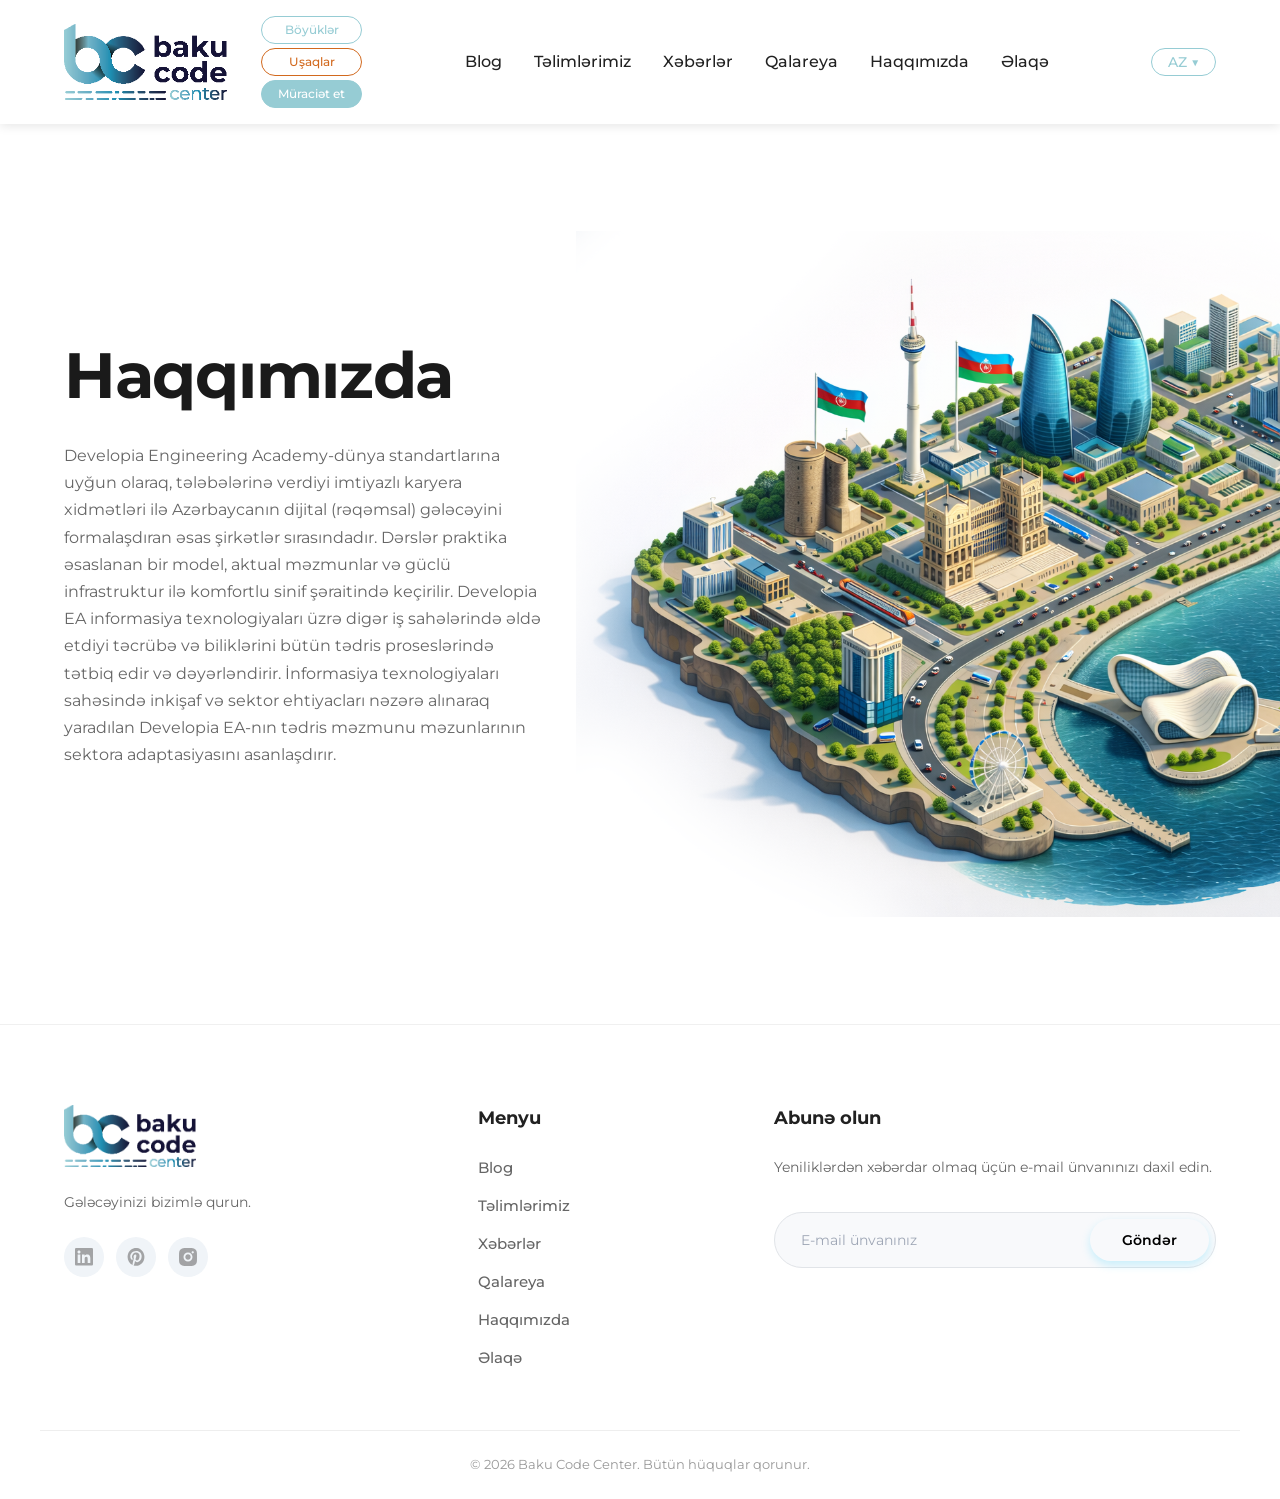
<file: pages/about.html>
<!DOCTYPE html>
<html lang="az">

<head>
    <meta charset="UTF-8">
    <meta name="viewport" content="width=device-width, initial-scale=1.0">
    <title>Haqqımızda | Baku Code Center</title>

    <link rel="stylesheet" href="../assets/styles/about.css">

</head>

<body>

    <!-- Header -->
    <header class="header">
        <div class="container header__container">
            <div class="header__left">
                <a href="../index.html" class="header__logo-link">
                    <img src="../assets/images/icons/bcc-logo.svg" alt="Baku Code Center" class="header__logo">
                </a>
                <div class="header__chips">
                    <a href="./bcc-adults.html" class="chip chip--adults">Böyüklər</a>
                    <a href="./bcc-kids.html" class="chip chip--kids">Uşaqlar</a>
                    <a href="./kids-login.html" class="chip chip--apply">Müraciət et</a>
                </div>
            </div>

            <nav class="header__nav">
                <ul class="nav__list">
                    <li class="nav__item"><a href="./blog.html" class="nav__link">Blog</a></li>
                    <li class="nav__item"><a href="./bcc-kids.html" class="nav__link">Təlimlərimiz</a></li>
                    <li class="nav__item"><a href="./news.html" class="nav__link">Xəbərlər</a></li>
                    <li class="nav__item"><a href="./gallery.html" class="nav__link">Qalareya</a></li>
                    <li class="nav__item"><a href="./about.html" class="nav__link">Haqqımızda</a></li>
                    <li class="nav__item"><a href="./contact.html" class="nav__link">Əlaqə</a></li>
                </ul>
            </nav>

            <div class="header__right">
                <div class="lang-switcher">
                    <button class="lang-switcher__btn" aria-label="Select Language">
                        AZ <span class="lang-switcher__arrow">▼</span>
                    </button>
                    <div class="lang-switcher__dropdown">
                        <a href="#" class="lang-switcher__option">AZ</a>
                        <a href="#" class="lang-switcher__option">EN</a>
                        <a href="#" class="lang-switcher__option">RU</a>
                    </div>
                </div>
                <button class="header__menu-toggle" aria-label="Toggle Menu">
                    <span></span>
                    <span></span>
                    <span></span>
                </button>
            </div>
        </div>
    </header>

    <div class="mobile-menu">
        <div class="mobile-menu__content">

        </div>
    </div>

    <main>
        <!-- About Hero Section -->
        <section class="about-hero">
            <div class="container about-hero-container">
                <div class="about-hero-content">
                    <h1 class="about-title">Haqqımızda</h1>
                    <div class="about-text">
                        <p>Developia Engineering Academy-dünya standartlarına uyğun olaraq, tələbələrinə verdiyi
                            imtiyazlı karyera xidmətləri ilə Azərbaycanın dijital (rəqəmsal) gələcəyini formalaşdıran
                            əsas şirkətlər sırasındadır. Dərslər praktika əsaslanan bir model, aktual məzmunlar və güclü
                            infrastruktur ilə komfortlu sinif şəraitində keçirilir. Developia EA informasiya
                            texnologiyaları üzrə digər iş sahələrində əldə etdiyi təcrübə və biliklərini bütün tədris
                            proseslərində tətbiq edir və dəyərləndirir. İnformasiya texnologiyaları sahəsində inkişaf və
                            sektor ehtiyacları nəzərə alınaraq yaradılan Developia EA-nın tədris məzmunu məzunlarının
                            sektora adaptasiyasını asanlaşdırır.</p>
                    </div>
                </div>
            </div>
            <div class="about-hero-image">
                <img src="../assets/images/images/baku.svg" alt="Baku city illustration">
            </div>
        </section>
    </main>

    <!-- Footer / Contact -->
    <footer class="footer">
        <div class="container footer__container">

            <div class="footer__col footer__col--info">
                <a href="../index.html" class="footer__logo-link">
                    <img src="../assets/images/icons/bcc-logo.svg" alt="BCC" class="footer__logo">
                </a>
                <p class="footer__desc">Gələcəyinizi bizimlə qurun.</p>
                <div class="footer__socials">
                    <a href="#" class="social-link"><img src="../assets/images/icons/linkedin.svg" alt="LinkedIn"></a>
                    <a href="#" class="social-link"><img src="../assets/images/icons/pinterest.svg" alt="Pinterest"></a>
                    <a href="#" class="social-link"><img src="../assets/images/icons/Vector.svg" alt="X"></a>
                </div>
            </div>


            <div class="footer__col footer__col--nav">
                <h4 class="footer__title">Menyu</h4>
                <ul class="footer__links">
                    <li><a href="./blog.html">Blog</a></li>
                    <li><a href="./bcc-kids.html">Təlimlərimiz</a></li>
                    <li><a href="./news.html">Xəbərlər</a></li>
                    <li><a href="./gallery.html">Qalareya</a></li>
                    <li><a href="./about.html">Haqqımızda</a></li>
                    <li><a href="./contact.html">Əlaqə</a></li>
                </ul>
            </div>


            <div class="footer__col footer__col--newsletter">
                <h4 class="footer__title">Abunə olun</h4>
                <p class="footer__desc">Yeniliklərdən xəbərdar olmaq üçün e-mail ünvanınızı daxil edin.</p>
                <form class="footer__form">
                    <div class="footer__subscribe-box">
                        <input type="email" placeholder="E-mail ünvanınız" class="footer__input" required>
                        <button type="submit" class="btn btn--primary footer__btn">Göndər</button>
                    </div>
                </form>
            </div>
        </div>
        <div class="container footer__bottom">
            <p>&copy; 2026 Baku Code Center. Bütün hüquqlar qorunur.</p>
        </div>
    </footer>


    <script src="../assets/js/about.js" defer></script>
</body>

</html>
</file>
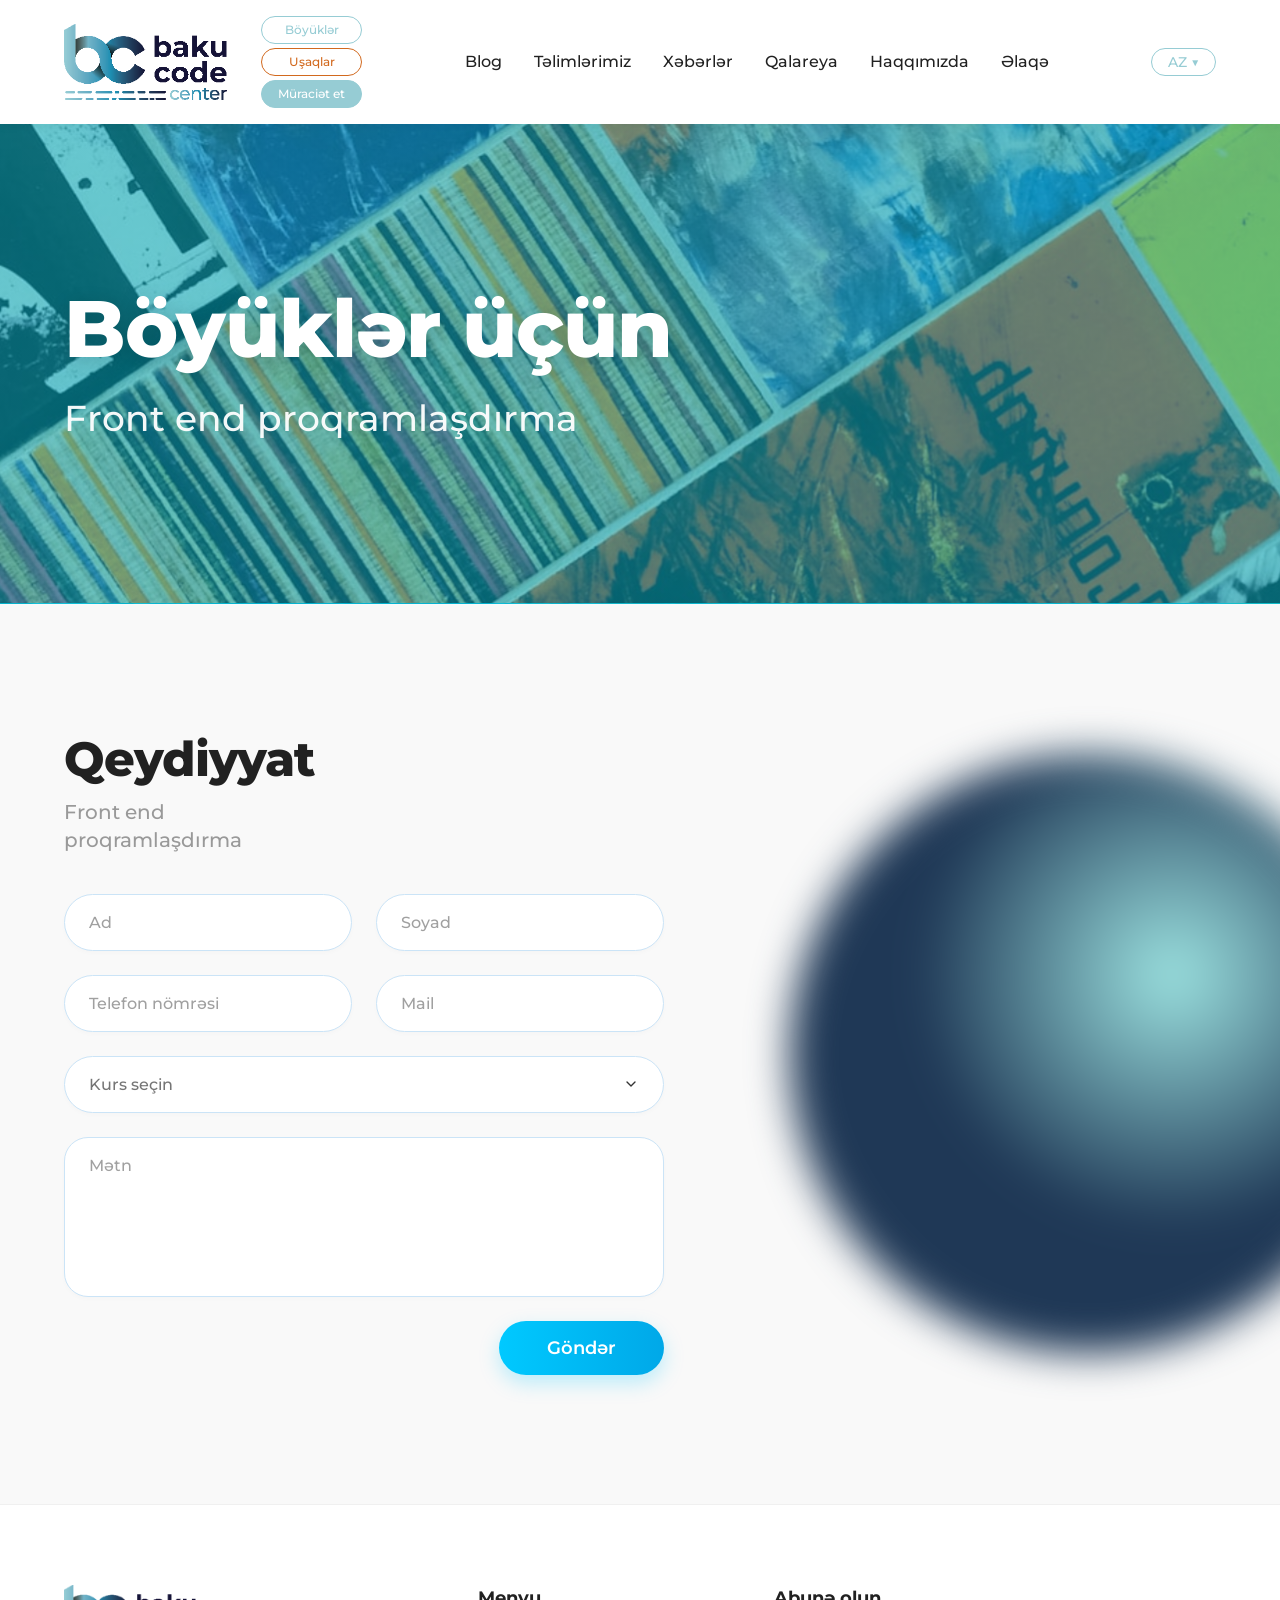
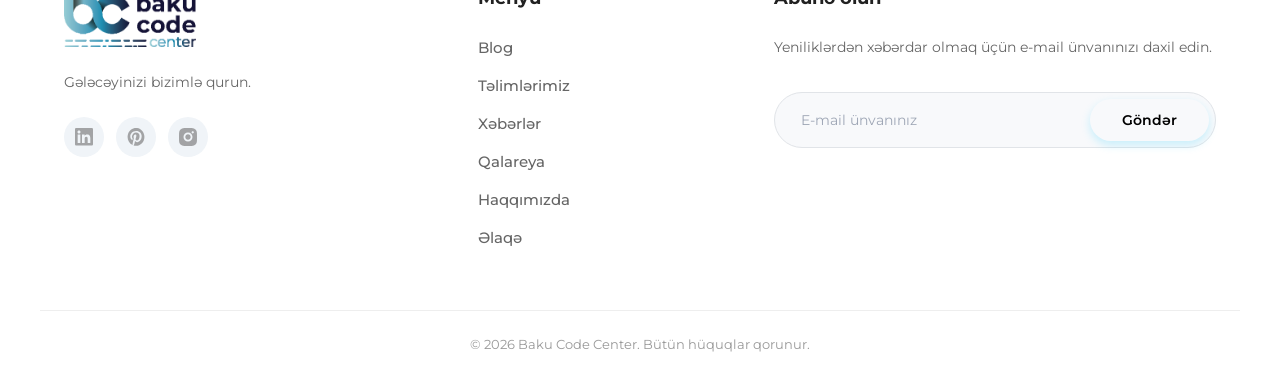
<file: pages/adults-login.html>
<!DOCTYPE html>
<html lang="az">

<head>
    <meta charset="UTF-8">
    <meta name="viewport" content="width=device-width, initial-scale=1.0">
    <title>Baku Code Center - Qeydiyyat</title>
    <link rel="stylesheet" href="../assets/styles/adults-login.css">
</head>

<body>

    <!-- Header -->
    <header class="header">
        <div class="container header__container">
            <div class="header__left">
                <a href="../index.html" class="header__logo-link">
                    <img src="../assets/images/icons/bcc-logo.svg" alt="Baku Code Center" class="header__logo">
                </a>
                <div class="header__chips">
                    <a href="./bcc-adults.html" class="chip chip--adults">Böyüklər</a>
                    <a href="./bcc-kids.html" class="chip chip--kids">Uşaqlar</a>
                    <a href="./kids-login.html" class="chip chip--apply">Müraciət et</a>
                </div>
            </div>

            <nav class="header__nav">
                <ul class="nav__list">
                    <li class="nav__item"><a href="./blog.html" class="nav__link">Blog</a></li>
                    <li class="nav__item"><a href="./bcc-kids.html" class="nav__link">Təlimlərimiz</a></li>
                    <li class="nav__item"><a href="./news.html" class="nav__link">Xəbərlər</a></li>
                    <li class="nav__item"><a href="./gallery.html" class="nav__link">Qalareya</a></li>
                    <li class="nav__item"><a href="./about.html" class="nav__link">Haqqımızda</a></li>
                    <li class="nav__item"><a href="./contact.html" class="nav__link">Əlaqə</a></li>
                </ul>
            </nav>

            <div class="header__right">
                <div class="lang-switcher">
                    <button class="lang-switcher__btn" aria-label="Select Language">
                        AZ <span class="lang-switcher__arrow">▼</span>
                    </button>
                    <div class="lang-switcher__dropdown">
                        <a href="#" class="lang-switcher__option">AZ</a>
                        <a href="#" class="lang-switcher__option">EN</a>
                        <a href="#" class="lang-switcher__option">RU</a>
                    </div>
                </div>
                <button class="header__menu-toggle" aria-label="Toggle Menu">
                    <span></span>
                    <span></span>
                    <span></span>
                </button>
            </div>
        </div>
    </header>


    <div class="mobile-menu">
        <div class="mobile-menu__content">

        </div>
    </div>

    <!-- Hero Section -->
    <section class="hero">
        <div class="hero-content container">
            <h1>Böyüklər üçün</h1>
            <p>Front end proqramlaşdırma</p>
        </div>
        <div class="hero-overlay"></div>
    </section>

    <!-- Registration Section -->
    <section class="registration">
        <div class="registration__container container">
            <div class="registration__content">
                <div class="registration__header">
                    <h2 class="registration__title">Qeydiyyat</h2>
                    <p class="registration__subtitle">Front end<br>proqramlaşdırma</p>
                </div>

                <form class="registration__form" id="kidsLoginForm" novalidate>
                    <div class="form-row">
                        <div class="form-group">
                            <label for="name" class="visually-hidden">Ad</label>
                            <input type="text" id="name" name="name" class="form-input" placeholder="Ad" required>
                            <span class="error-message">Bu xana vacibdir</span>
                        </div>
                        <div class="form-group">
                            <label for="surname" class="visually-hidden">Soyad</label>
                            <input type="text" id="surname" name="surname" class="form-input" placeholder="Soyad"
                                required>
                            <span class="error-message">Bu xana vacibdir</span>
                        </div>
                    </div>

                    <div class="form-row">
                        <div class="form-group">
                            <label for="phone" class="visually-hidden">Telefon nömrəsi</label>
                            <input type="tel" id="phone" name="phone" class="form-input" placeholder="Telefon nömrəsi"
                                required>
                            <span class="error-message">Bu xana vacibdir</span>
                        </div>
                        <div class="form-group">
                            <label for="email" class="visually-hidden">Mail</label>
                            <input type="email" id="email" name="email" class="form-input" placeholder="Mail" required>
                            <span class="error-message">Bu xana vacibdir</span>
                        </div>
                    </div>

                    <div class="form-group full-width">
                        <label for="course" class="visually-hidden">Kurs seçin</label>
                        <div class="select-wrapper">
                            <select id="course" name="course" class="form-select" required>
                                <option value="" disabled selected>Kurs seçin</option>
                                <option value="scratch">Front end</option>
                                <option value="python">Back end</option>
                                <option value="roblox">Kiber təhlükəsizlik</option>
                            </select>
                            <span class="error-message">Kurs seçilməlidir</span>
                        </div>
                    </div>

                    <div class="form-group full-width">
                        <label for="message" class="visually-hidden">Mətn</label>
                        <textarea id="message" name="message" class="form-textarea" placeholder="Mətn"
                            rows="5"></textarea>
                    </div>

                    <div class="form-submit">
                        <button type="submit" class="btn-submit">Göndər</button>
                        <span class="success-message" style="display: none;">Göndərildi!</span>
                    </div>
                </form>
            </div>

            <div class="registration__decoration" aria-hidden="true"></div>
        </div>
    </section>

    <!-- Footer / Contact -->
    <footer class="footer">
        <div class="container footer__container">

            <div class="footer__col footer__col--info">
                <a href="../index.html" class="footer__logo-link">
                    <img src="../assets/images/icons/bcc-logo.svg" alt="BCC" class="footer__logo">
                </a>
                <p class="footer__desc">Gələcəyinizi bizimlə qurun.</p>
                <div class="footer__socials">
                    <a href="#" class="social-link"><img src="../assets/images/icons/linkedin.svg" alt="LinkedIn"></a>
                    <a href="#" class="social-link"><img src="../assets/images/icons/pinterest.svg" alt="Pinterest"></a>
                    <a href="#" class="social-link"><img src="../assets/images/icons/Vector.svg" alt="X"></a>
                </div>
            </div>


            <div class="footer__col footer__col--nav">
                <h4 class="footer__title">Menyu</h4>
                <ul class="footer__links">
                    <li><a href="./blog.html">Blog</a></li>
                    <li><a href="./bcc-kids.html">Təlimlərimiz</a></li>
                    <li><a href="./news.html">Xəbərlər</a></li>
                    <li><a href="./gallery.html">Qalareya</a></li>
                    <li><a href="./about.html">Haqqımızda</a></li>
                    <li><a href="./contact.html">Əlaqə</a></li>
                </ul>
            </div>


            <div class="footer__col footer__col--newsletter">
                <h4 class="footer__title">Abunə olun</h4>
                <p class="footer__desc">Yeniliklərdən xəbərdar olmaq üçün e-mail ünvanınızı daxil edin.</p>
                <form class="footer__form">
                    <div class="footer__subscribe-box">
                        <input type="email" placeholder="E-mail ünvanınız" class="footer__input" required>
                        <button type="submit" class="btn btn--primary footer__btn">Göndər</button>
                    </div>
                </form>
            </div>
        </div>
        <div class="container footer__bottom">
            <p>&copy; 2026 Baku Code Center. Bütün hüquqlar qorunur.</p>
        </div>
    </footer>

    <script src="../assets/js/adults-login.js" defer></script>
</body>

</html>
</file>
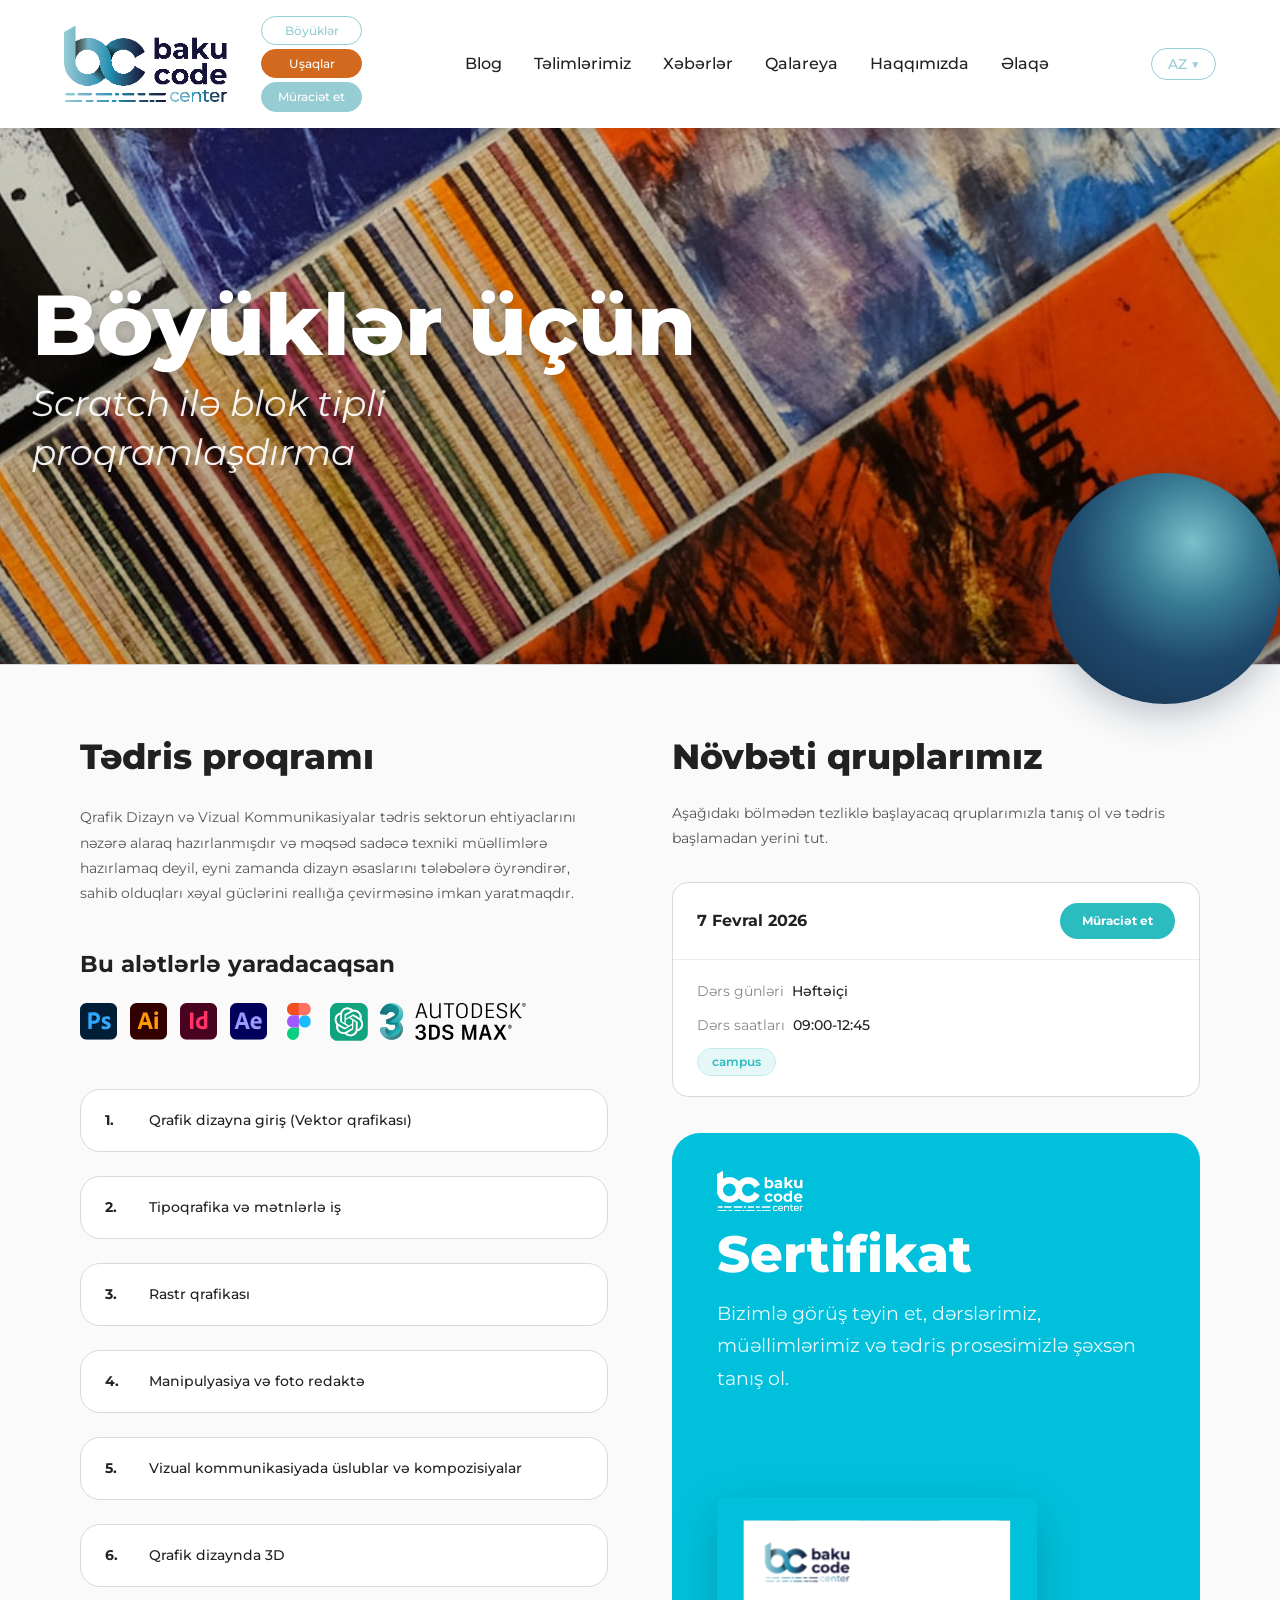
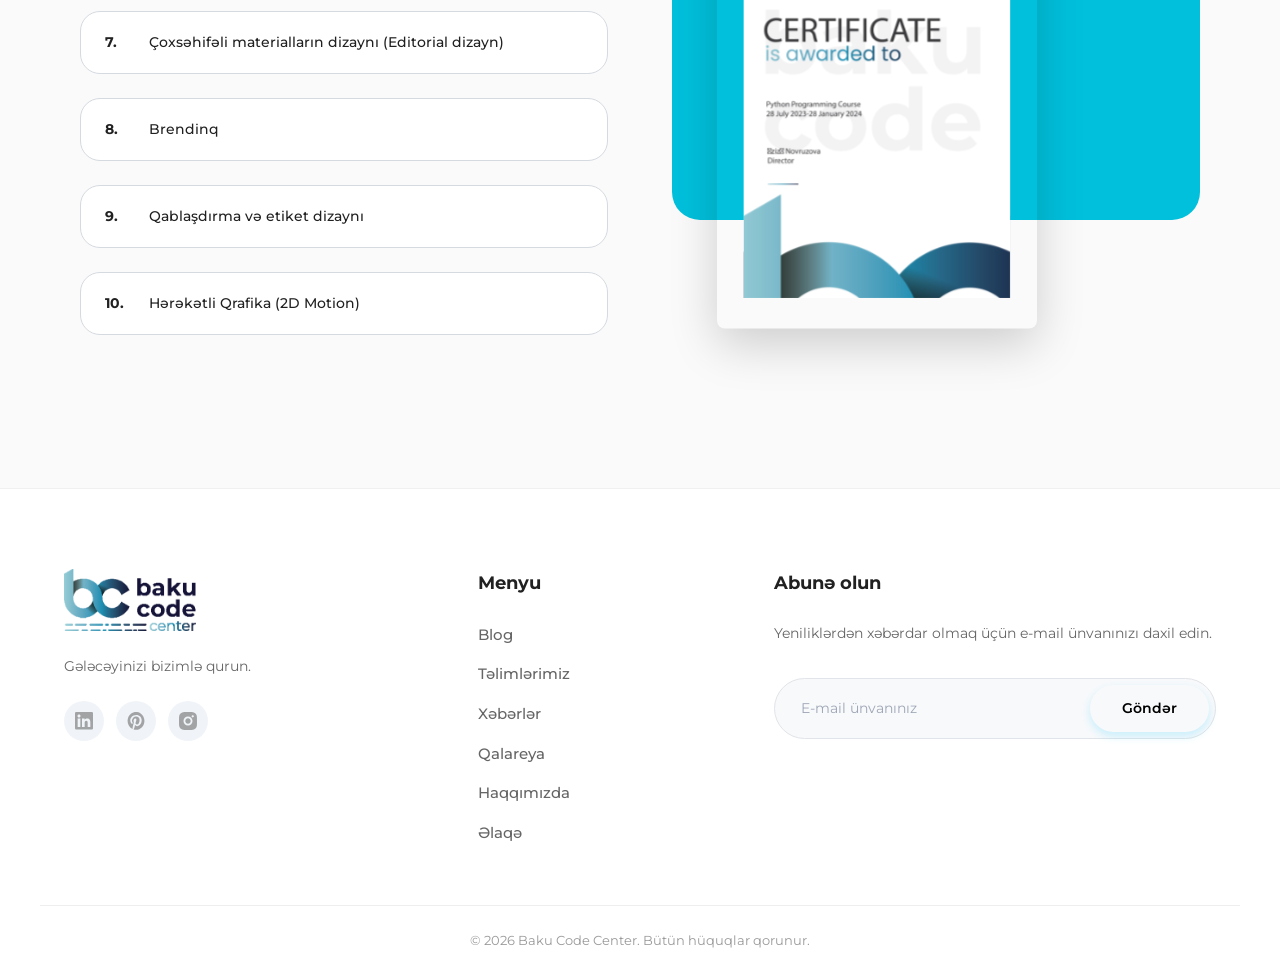
<file: pages/bcc-adults.html>
<!DOCTYPE html>
<html lang="az">

<head>
    <meta charset="UTF-8">
    <meta name="viewport" content="width=device-width, initial-scale=1.0">
    <title>Uşaqlar üçün — Baku Code Center</title>
    <link rel="stylesheet" href="../assets/styles/bcc-adults.css">
</head>

<body>

    <!-- Header -->
    <header class="header">
        <div class="container header__container">
            <div class="header__left">
                <a href="../index.html" class="header__logo-link">
                    <img src="../assets/images/icons/bcc-logo.svg" alt="Baku Code Center" class="header__logo">
                </a>
                <div class="header__chips header__chips-menu">
                    <a href="./bcc-adults.html" class="chip chip--adults">Böyüklər</a>
                    <a href="./bcc-kids.html" class="chip chip--kids chip--active">Uşaqlar</a>
                    <a href="./kids-login.html" class="chip chip--apply">Müraciət et</a>
                </div>
            </div>

            <nav class="header__nav">
                <ul class="nav__list">
                    <li class="nav__item"><a href="./blog.html" class="nav__link">Blog</a></li>
                    <li class="nav__item"><a href="./bcc-kids.html" class="nav__link">Təlimlərimiz</a></li>
                    <li class="nav__item"><a href="./news.html" class="nav__link">Xəbərlər</a></li>
                    <li class="nav__item"><a href="./gallery.html" class="nav__link">Qalareya</a></li>
                    <li class="nav__item"><a href="./about.html" class="nav__link">Haqqımızda</a></li>
                    <li class="nav__item"><a href="./contact.html" class="nav__link">Əlaqə</a></li>
                </ul>
            </nav>

            <div class="header__right">
                <div class="lang-switcher">
                    <button class="lang-switcher__btn" aria-label="Select Language">
                        AZ <span class="lang-switcher__arrow">▼</span>
                    </button>
                    <div class="lang-switcher__dropdown">
                        <a href="#" class="lang-switcher__option">AZ</a>
                        <a href="#" class="lang-switcher__option">EN</a>
                        <a href="#" class="lang-switcher__option">RU</a>
                    </div>
                </div>
                <button class="header__menu-toggle" aria-label="Toggle Menu">
                    <span></span>
                    <span></span>
                    <span></span>
                </button>
            </div>
        </div>
    </header>

    <div class="mobile-menu">
        <div class="mobile-menu__content">
        </div>
    </div>

    <main>
        <!-- HERO -->
        <section class="hero">
            <div class="hero__media">
                <img src="../assets/images/images/bcc-kids-background.svg" alt="" class="hero__bg-image">
                <div class="hero__overlay"></div>
            </div>
            <div class="hero__content">
                <h1 class="hero__title">Böyüklər üçün</h1>
                <p class="hero__subtitle">Scratch ilə blok tipli<br>proqramlaşdırma</p>
            </div>
        </section>

        <!-- Decorative sphere -->
        <div class="hero__sphere" aria-hidden="true">
            <img src="../assets/images/icons/bcc-kids-ellipse.svg" alt="" class="hero__sphere-img">
        </div>

        <!-- MAIN CONTENT -->
        <section class="content">

            <div class="content__inner">
                <!-- LEFT COLUMN -->
                <div class="content__left">


                    <div class="program" id="program">
                        <h2 class="program__title">Tədris proqramı</h2>
                        <p class="program__desc">
                            Qrafik Dizayn və Vizual Kommunikasiyalar tədris sektorun
                            ehtiyaclarını nəzərə alaraq hazırlanmışdır və məqsəd sadəcə
                            texniki müəllimlərə hazırlamaq deyil, eyni zamanda dizayn
                            əsaslarını tələbələrə öyrəndirər, sahib olduqları xəyal güclərini
                            reallığa çevirməsinə imkan yaratmaqdır.
                        </p>

                        <!-- Tools -->
                        <h3 class="program__tools-title">Bu alətlərlə yaradacaqsan</h3>
                        <div class="program__tools">
                            <img src="../assets/images/icons/adobe-photoshop.svg" alt="Photoshop"
                                class="program__tool-icon">
                            <img src="../assets/images/icons/adobe-illustrator-cc.svg" alt="Illustrator"
                                class="program__tool-icon">
                            <img src="../assets/images/icons/adobe-indesign-cc-icon.svg" alt="InDesign"
                                class="program__tool-icon">
                            <img src="../assets/images/icons/after-effects.svg" alt="After Effects"
                                class="program__tool-icon">
                            <img src="../assets/images/icons/figma-icon.svg" alt="Figma" class="program__tool-icon">
                            <img src="../assets/images/icons/gpt.svg" alt="GPT" class="program__tool-icon">
                            <img src="../assets/images/icons/automax.svg" alt="3ds Max"
                                class="program__tool-icon program__tool-icon--wide">
                        </div>

                        <!-- Curriculum list -->
                        <ol class="curriculum">
                            <li class="curriculum__item">Qrafik dizayna giriş (Vektor qrafikası)</li>
                            <li class="curriculum__item">Tipoqrafika və mətnlərlə iş</li>
                            <li class="curriculum__item">Rastr qrafikası</li>
                            <li class="curriculum__item">Manipulyasiya və foto redaktə</li>
                            <li class="curriculum__item">Vizual kommunikasiyada üslublar və kompozisiyalar</li>
                            <li class="curriculum__item">Qrafik dizaynda 3D</li>
                            <li class="curriculum__item">Çoxsəhifəli materialların dizaynı (Editorial dizayn)</li>
                            <li class="curriculum__item">Brendinq</li>
                            <li class="curriculum__item">Qablaşdırma və etiket dizaynı</li>
                            <li class="curriculum__item">Hərəkətli Qrafika (2D Motion)</li>
                        </ol>
                    </div>
                </div>

                <!-- RIGHT COLUMN -->
                <div class="content__right">
                    <!-- Groups / Schedule -->
                    <div class="groups" id="groups">
                        <h2 class="groups__title">Növbəti qruplarımız</h2>
                        <p class="groups__desc">
                            Aşağıdakı bölmədən tezliklə başlayacaq qruplarımızla tanış ol və tədris başlamadan yerini
                            tut.
                        </p>

                        <div class="schedule-card">
                            <div class="schedule-card__header">
                                <span class="schedule-card__date">7 Fevral 2026</span>
                                <a href="#" class="schedule-card__btn">Müraciət et</a>
                            </div>
                            <div class="schedule-card__body">
                                <div class="schedule-card__row">
                                    <span class="schedule-card__label">Dərs günləri</span>
                                    <span class="schedule-card__value">Həftəiçi</span>
                                </div>
                                <div class="schedule-card__row">
                                    <span class="schedule-card__label">Dərs saatları</span>
                                    <span class="schedule-card__value">09:00-12:45</span>
                                </div>
                                <div class="schedule-card__row">
                                    <span class="schedule-card__tag">campus</span>
                                </div>
                            </div>
                        </div>
                    </div>

                    <!-- Certificate -->
                    <div class="certificate" id="certificate">
                        <div class="certificate__bg">
                            <div class="certificate__content">
                                <img src="../assets/images/icons/bcc-logo.svg" alt="BCC" class="certificate__logo">
                                <h2 class="certificate__title">Sertifikat</h2>
                                <p class="certificate__desc">
                                    Bizimlə görüş təyin et, dərslərimiz,
                                    müəllimlərimiz və tədris prosesimizlə
                                    şəxsən tanış ol.
                                </p>
                            </div>
                            <div class="certificate__visual">
                                <div class="certificate__image-wrap">
                                    <img src="../assets/images/images/certificate.svg" alt="BCC Sertifikat"
                                        class="certificate__image">
                                </div>
                            </div>
                        </div>
                    </div>
                </div>
            </div>
        </section>
    </main>

    <!-- Footer -->
    <footer class="footer">
        <div class="container footer__container">

            <div class="footer__col footer__col--info">
                <a href="../index.html" class="footer__logo-link">
                    <img src="../assets/images/icons/bcc-logo.svg" alt="BCC" class="footer__logo">
                </a>
                <p class="footer__desc">Gələcəyinizi bizimlə qurun.</p>
                <div class="footer__socials">
                    <a href="#" class="social-link"><img src="../assets/images/icons/linkedin.svg" alt="LinkedIn"></a>
                    <a href="#" class="social-link"><img src="../assets/images/icons/pinterest.svg" alt="Pinterest"></a>
                    <a href="#" class="social-link"><img src="../assets/images/icons/Vector.svg" alt="X"></a>
                </div>
            </div>

            <div class="footer__col footer__col--nav">
                <h4 class="footer__title">Menyu</h4>
                <ul class="footer__links">
                    <li><a href="./blog.html">Blog</a></li>
                    <li><a href="./bcc-kids.html">Təlimlərimiz</a></li>
                    <li><a href="./news.html">Xəbərlər</a></li>
                    <li><a href="./gallery.html">Qalareya</a></li>
                    <li><a href="./about.html">Haqqımızda</a></li>
                    <li><a href="./contact.html">Əlaqə</a></li>
                </ul>
            </div>

            <div class="footer__col footer__col--newsletter">
                <h4 class="footer__title">Abunə olun</h4>
                <p class="footer__desc">Yeniliklərdən xəbərdar olmaq üçün e-mail ünvanınızı daxil edin.</p>
                <form class="footer__form">
                    <div class="footer__subscribe-box">
                        <input type="email" placeholder="E-mail ünvanınız" class="footer__input" required>
                        <button type="submit" class="btn btn--primary footer__btn">Göndər</button>
                    </div>
                </form>
            </div>
        </div>
        <div class="container footer__bottom">
            <p>&copy; 2026 Baku Code Center. Bütün hüquqlar qorunur.</p>
        </div>
    </footer>

    <script src="../assets/js/bcc-adults.js" defer></script>
</body>

</html>
</file>
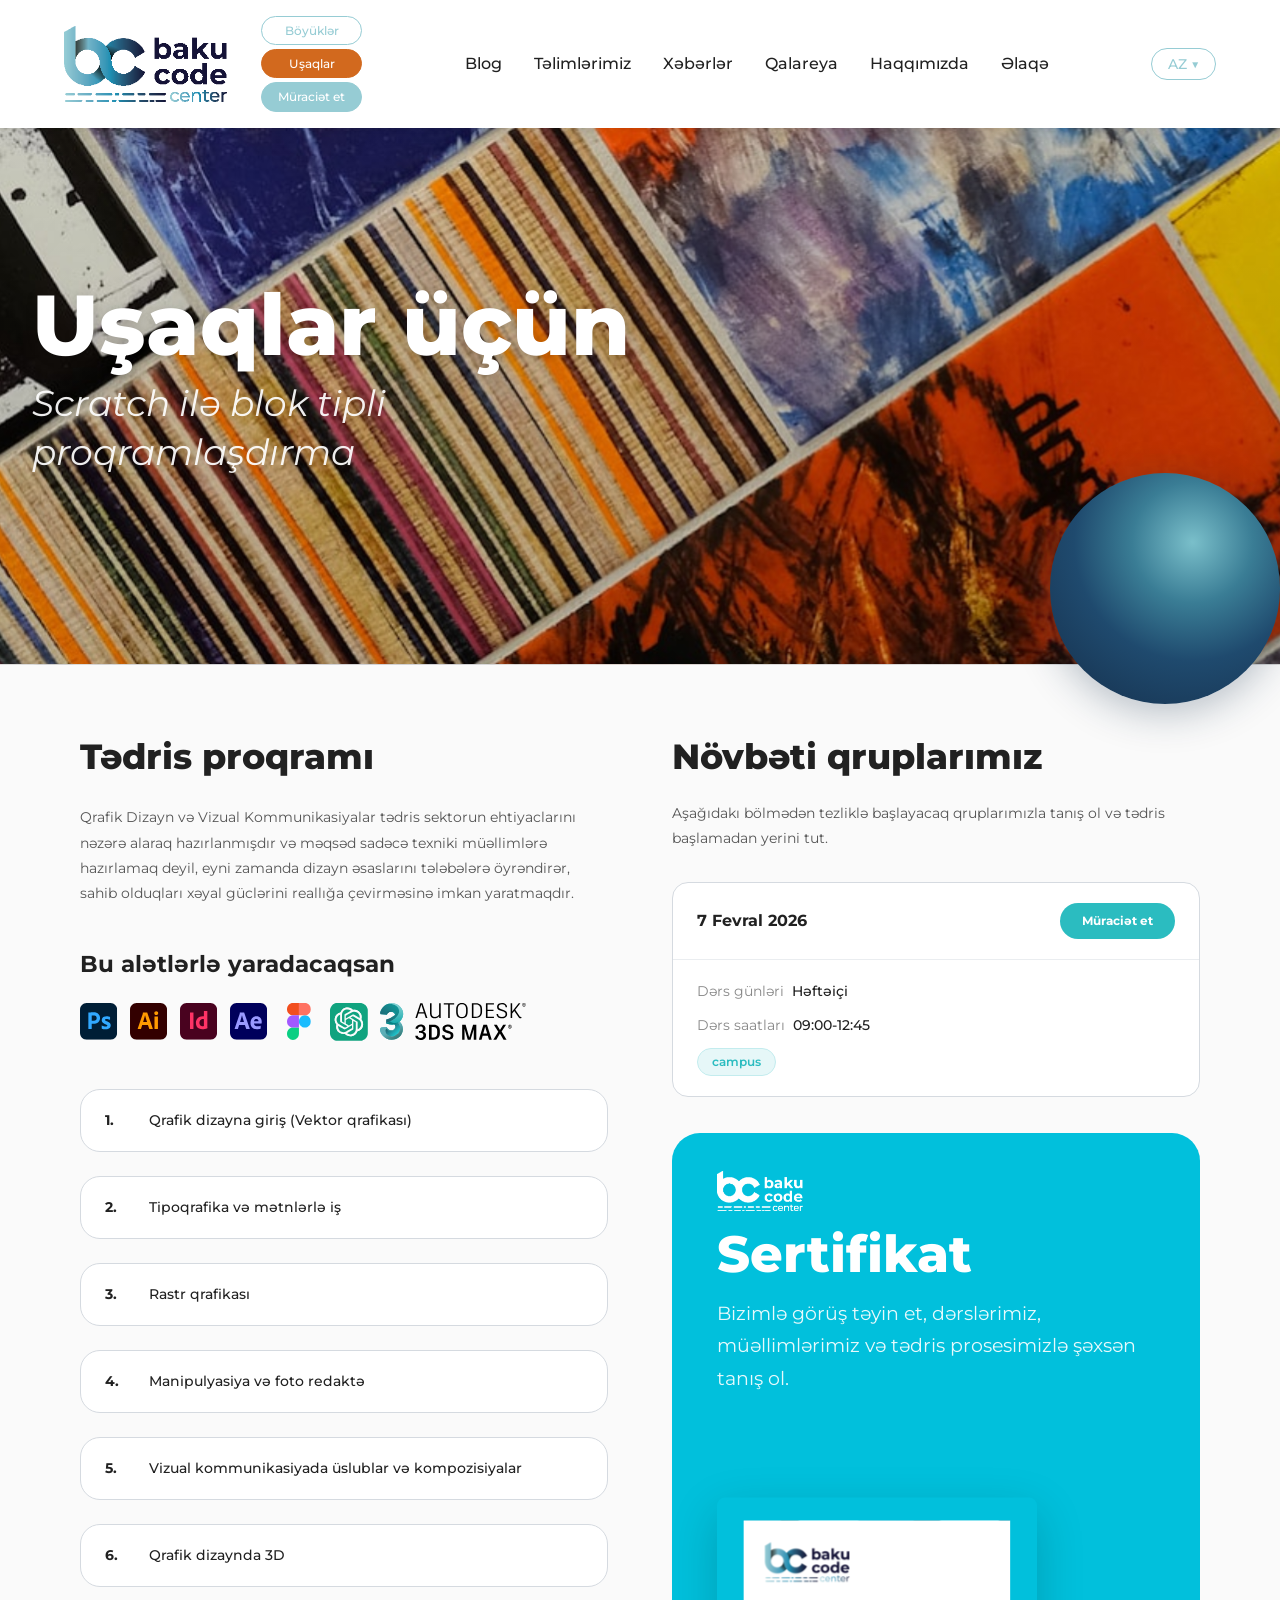
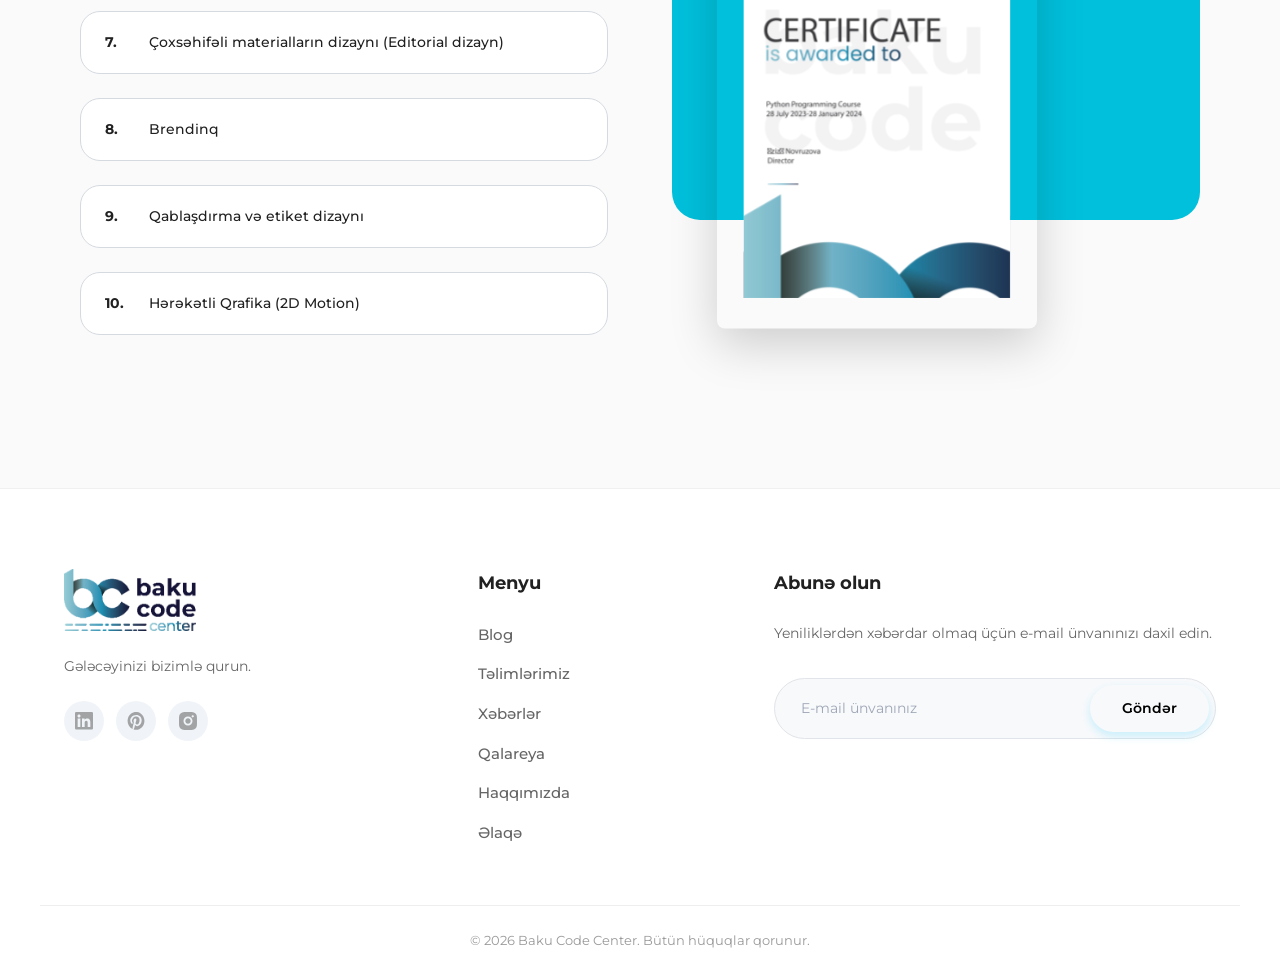
<file: pages/bcc-kids.html>
<!DOCTYPE html>
<html lang="az">

<head>
    <meta charset="UTF-8">
    <meta name="viewport" content="width=device-width, initial-scale=1.0">
    <title>Uşaqlar üçün — Baku Code Center</title>
    <link rel="stylesheet" href="../assets/styles/bcc-kids.css">
</head>

<body>

    <!-- Header -->
    <header class="header">
        <div class="container header__container">
            <div class="header__left">
                <a href="../index.html" class="header__logo-link">
                    <img src="../assets/images/icons/bcc-logo.svg" alt="Baku Code Center" class="header__logo">
                </a>
                <div class="header__chips header__chips-menu">
                    <a href="./bcc-adults.html" class="chip chip--adults">Böyüklər</a>
                    <a href="./bcc-kids.html" class="chip chip--kids chip--active">Uşaqlar</a>
                    <a href="./kids-login.html" class="chip chip--apply">Müraciət et</a>
                </div>
            </div>

            <nav class="header__nav">
                <ul class="nav__list">
                    <li class="nav__item"><a href="./blog.html" class="nav__link">Blog</a></li>
                    <li class="nav__item"><a href="./bcc-kids.html" class="nav__link">Təlimlərimiz</a></li>
                    <li class="nav__item"><a href="./news.html" class="nav__link">Xəbərlər</a></li>
                    <li class="nav__item"><a href="./gallery.html" class="nav__link">Qalareya</a></li>
                    <li class="nav__item"><a href="./about.html" class="nav__link">Haqqımızda</a></li>
                    <li class="nav__item"><a href="./contact.html" class="nav__link">Əlaqə</a></li>
                </ul>
            </nav>

            <div class="header__right">
                <div class="lang-switcher">
                    <button class="lang-switcher__btn" aria-label="Select Language">
                        AZ <span class="lang-switcher__arrow">▼</span>
                    </button>
                    <div class="lang-switcher__dropdown">
                        <a href="#" class="lang-switcher__option">AZ</a>
                        <a href="#" class="lang-switcher__option">EN</a>
                        <a href="#" class="lang-switcher__option">RU</a>
                    </div>
                </div>
                <button class="header__menu-toggle" aria-label="Toggle Menu">
                    <span></span>
                    <span></span>
                    <span></span>
                </button>
            </div>
        </div>
    </header>

    <div class="mobile-menu">
        <div class="mobile-menu__content">
        </div>
    </div>

    <main>
        <!-- HERO -->
        <section class="hero">
            <div class="hero__media">
                <img src="../assets/images/images/bcc-kids-background.svg" alt="" class="hero__bg-image">
                <div class="hero__overlay"></div>
            </div>
            <div class="hero__content">
                <h1 class="hero__title">Uşaqlar üçün</h1>
                <p class="hero__subtitle">Scratch ilə blok tipli<br>proqramlaşdırma</p>
            </div>
        </section>

        <!-- Decorative sphere -->
        <div class="hero__sphere" aria-hidden="true">
            <img src="../assets/images/icons/bcc-kids-ellipse.svg" alt="" class="hero__sphere-img">
        </div>

        <!-- MAIN CONTENT -->
        <section class="content">

            <div class="content__inner">
                <!-- LEFT COLUMN -->
                <div class="content__left">


                    <div class="program" id="program">
                        <h2 class="program__title">Tədris proqramı</h2>
                        <p class="program__desc">
                            Qrafik Dizayn və Vizual Kommunikasiyalar tədris sektorun
                            ehtiyaclarını nəzərə alaraq hazırlanmışdır və məqsəd sadəcə
                            texniki müəllimlərə hazırlamaq deyil, eyni zamanda dizayn
                            əsaslarını tələbələrə öyrəndirər, sahib olduqları xəyal güclərini
                            reallığa çevirməsinə imkan yaratmaqdır.
                        </p>

                        <!-- Tools -->
                        <h3 class="program__tools-title">Bu alətlərlə yaradacaqsan</h3>
                        <div class="program__tools">
                            <img src="../assets/images/icons/adobe-photoshop.svg" alt="Photoshop"
                                class="program__tool-icon">
                            <img src="../assets/images/icons/adobe-illustrator-cc.svg" alt="Illustrator"
                                class="program__tool-icon">
                            <img src="../assets/images/icons/adobe-indesign-cc-icon.svg" alt="InDesign"
                                class="program__tool-icon">
                            <img src="../assets/images/icons/after-effects.svg" alt="After Effects"
                                class="program__tool-icon">
                            <img src="../assets/images/icons/figma-icon.svg" alt="Figma" class="program__tool-icon">
                            <img src="../assets/images/icons/gpt.svg" alt="GPT" class="program__tool-icon">
                            <img src="../assets/images/icons/automax.svg" alt="3ds Max"
                                class="program__tool-icon program__tool-icon--wide">
                        </div>

                        <!-- Curriculum list -->
                        <ol class="curriculum">
                            <li class="curriculum__item">Qrafik dizayna giriş (Vektor qrafikası)</li>
                            <li class="curriculum__item">Tipoqrafika və mətnlərlə iş</li>
                            <li class="curriculum__item">Rastr qrafikası</li>
                            <li class="curriculum__item">Manipulyasiya və foto redaktə</li>
                            <li class="curriculum__item">Vizual kommunikasiyada üslublar və kompozisiyalar</li>
                            <li class="curriculum__item">Qrafik dizaynda 3D</li>
                            <li class="curriculum__item">Çoxsəhifəli materialların dizaynı (Editorial dizayn)</li>
                            <li class="curriculum__item">Brendinq</li>
                            <li class="curriculum__item">Qablaşdırma və etiket dizaynı</li>
                            <li class="curriculum__item">Hərəkətli Qrafika (2D Motion)</li>
                        </ol>
                    </div>
                </div>

                <!-- RIGHT COLUMN -->
                <div class="content__right">
                    <!-- Groups / Schedule -->
                    <div class="groups" id="groups">
                        <h2 class="groups__title">Növbəti qruplarımız</h2>
                        <p class="groups__desc">
                            Aşağıdakı bölmədən tezliklə başlayacaq qruplarımızla tanış ol və tədris başlamadan yerini
                            tut.
                        </p>

                        <div class="schedule-card">
                            <div class="schedule-card__header">
                                <span class="schedule-card__date">7 Fevral 2026</span>
                                <a href="#" class="schedule-card__btn">Müraciət et</a>
                            </div>
                            <div class="schedule-card__body">
                                <div class="schedule-card__row">
                                    <span class="schedule-card__label">Dərs günləri</span>
                                    <span class="schedule-card__value">Həftəiçi</span>
                                </div>
                                <div class="schedule-card__row">
                                    <span class="schedule-card__label">Dərs saatları</span>
                                    <span class="schedule-card__value">09:00-12:45</span>
                                </div>
                                <div class="schedule-card__row">
                                    <span class="schedule-card__tag">campus</span>
                                </div>
                            </div>
                        </div>
                    </div>

                    <!-- Certificate -->
                    <div class="certificate" id="certificate">
                        <div class="certificate__bg">
                            <div class="certificate__content">
                                <img src="../assets/images/icons/bcc-logo.svg" alt="BCC" class="certificate__logo">
                                <h2 class="certificate__title">Sertifikat</h2>
                                <p class="certificate__desc">
                                    Bizimlə görüş təyin et, dərslərimiz,
                                    müəllimlərimiz və tədris prosesimizlə
                                    şəxsən tanış ol.
                                </p>
                            </div>
                            <div class="certificate__visual">
                                <div class="certificate__image-wrap">
                                    <img src="../assets/images/images/certificate.svg" alt="BCC Sertifikat"
                                        class="certificate__image">
                                </div>
                            </div>
                        </div>
                    </div>
                </div>
            </div>
        </section>
    </main>

    <!-- Footer -->
    <footer class="footer">
        <div class="container footer__container">

            <div class="footer__col footer__col--info">
                <a href="../index.html" class="footer__logo-link">
                    <img src="../assets/images/icons/bcc-logo.svg" alt="BCC" class="footer__logo">
                </a>
                <p class="footer__desc">Gələcəyinizi bizimlə qurun.</p>
                <div class="footer__socials">
                    <a href="#" class="social-link"><img src="../assets/images/icons/linkedin.svg" alt="LinkedIn"></a>
                    <a href="#" class="social-link"><img src="../assets/images/icons/pinterest.svg" alt="Pinterest"></a>
                    <a href="#" class="social-link"><img src="../assets/images/icons/Vector.svg" alt="X"></a>
                </div>
            </div>

            <div class="footer__col footer__col--nav">
                <h4 class="footer__title">Menyu</h4>
                <ul class="footer__links">
                    <li><a href="./blog.html">Blog</a></li>
                    <li><a href="./bcc-kids.html">Təlimlərimiz</a></li>
                    <li><a href="./news.html">Xəbərlər</a></li>
                    <li><a href="./gallery.html">Qalareya</a></li>
                    <li><a href="./about.html">Haqqımızda</a></li>
                    <li><a href="./contact.html">Əlaqə</a></li>
                </ul>
            </div>

            <div class="footer__col footer__col--newsletter">
                <h4 class="footer__title">Abunə olun</h4>
                <p class="footer__desc">Yeniliklərdən xəbərdar olmaq üçün e-mail ünvanınızı daxil edin.</p>
                <form class="footer__form">
                    <div class="footer__subscribe-box">
                        <input type="email" placeholder="E-mail ünvanınız" class="footer__input" required>
                        <button type="submit" class="btn btn--primary footer__btn">Göndər</button>
                    </div>
                </form>
            </div>
        </div>
        <div class="container footer__bottom">
            <p>&copy; 2026 Baku Code Center. Bütün hüquqlar qorunur.</p>
        </div>
    </footer>

    <script src="../assets/js/bcc-kids.js" defer></script>
</body>

</html>
</file>
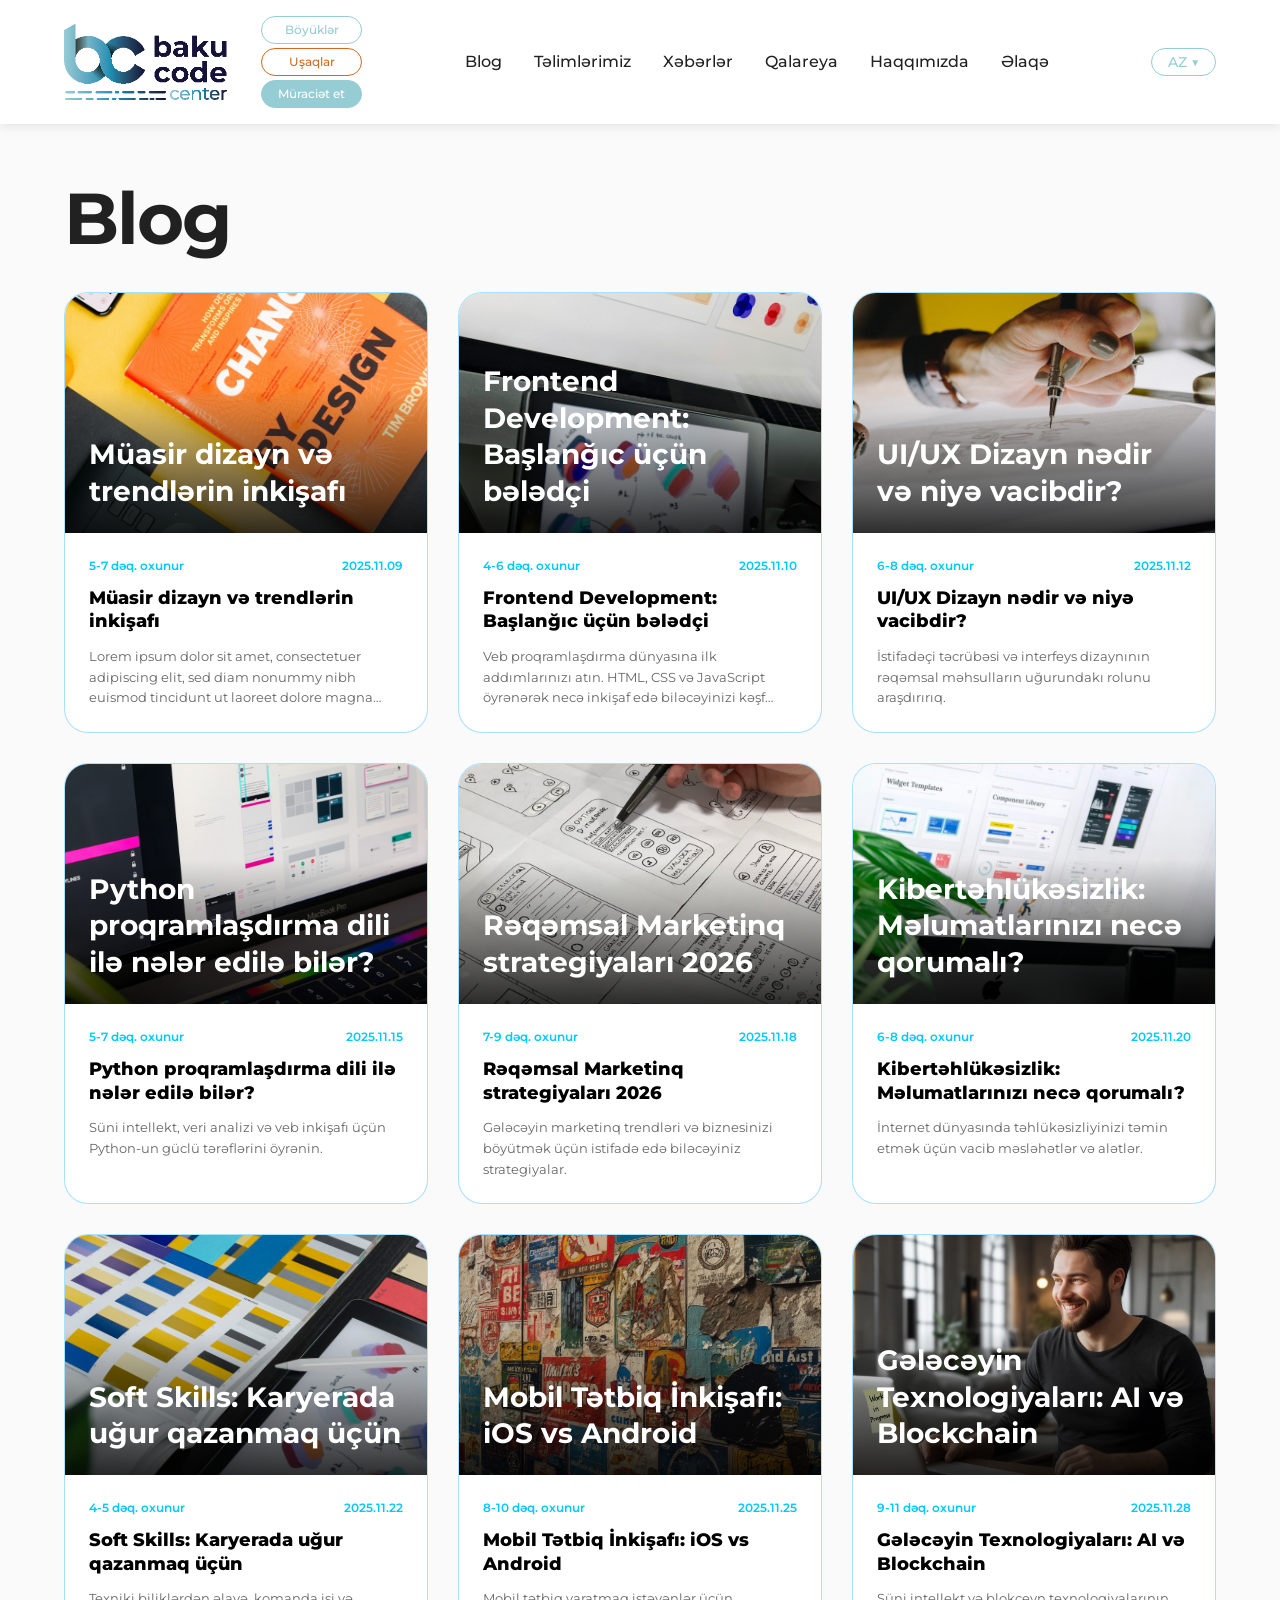
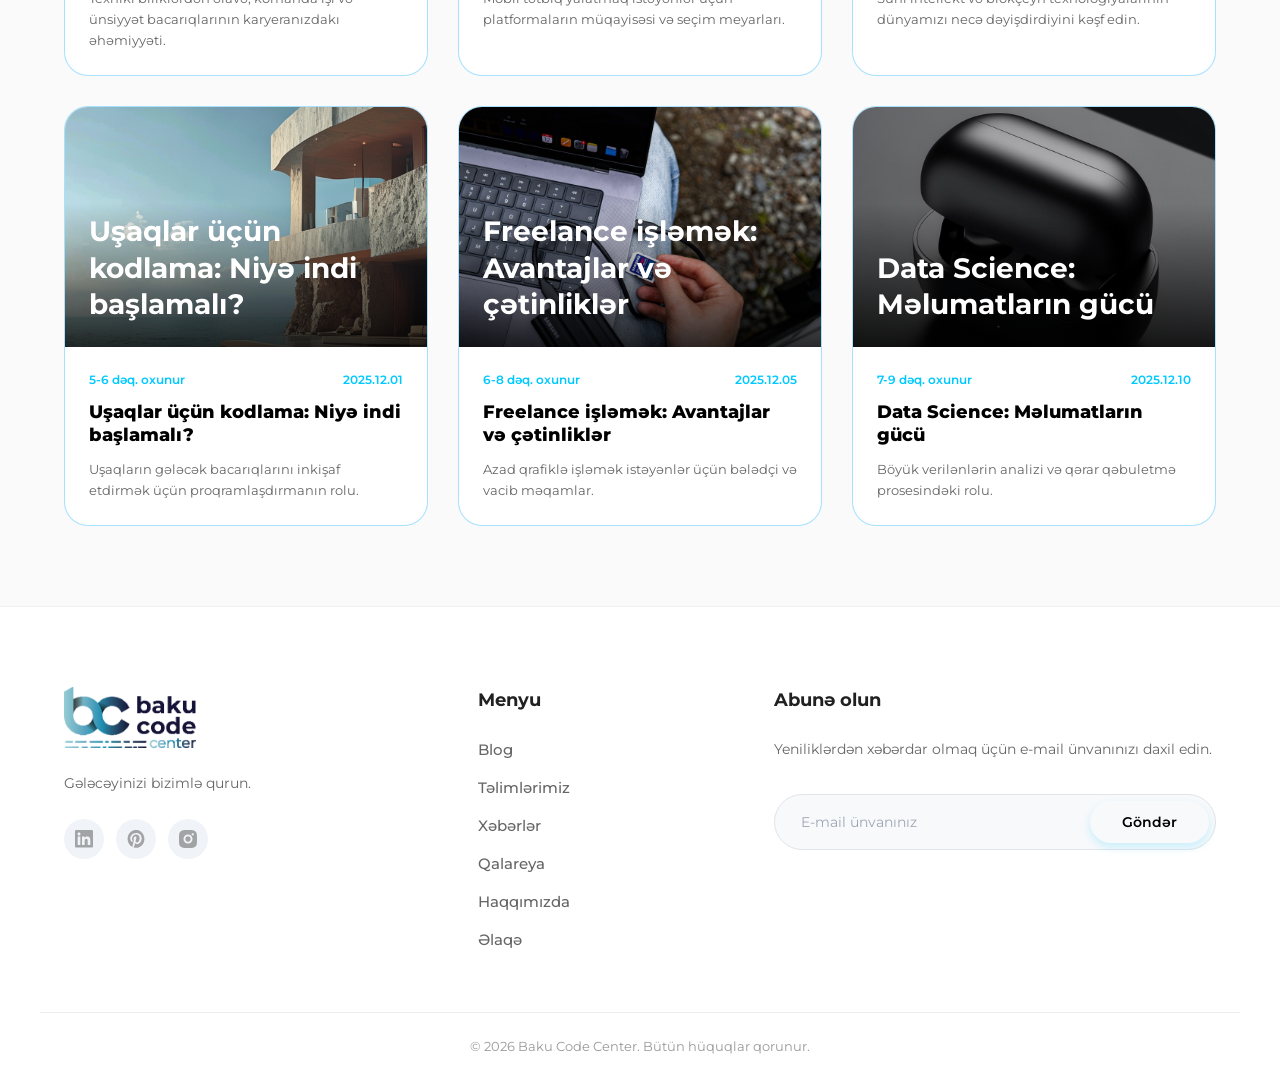
<file: pages/blog.html>
<!DOCTYPE html>
<html lang="az">

<head>
    <meta charset="UTF-8">
    <meta name="viewport" content="width=device-width, initial-scale=1.0">
    <title>Blog - Baku Code Center</title>
    <link rel="stylesheet" href="../assets/styles/blog.css">

</head>

<body>

    <!-- Header -->
    <header class="header">
        <div class="container header__container">
            <div class="header__left">
                <a href="../index.html" class="header__logo-link">
                    <img src="../assets/images/icons/bcc-logo.svg" alt="Baku Code Center" class="header__logo">
                </a>
                <div class="header__chips">
                    <a href="./bcc-adults.html" class="chip chip--adults">Böyüklər</a>
                    <a href="./bcc-kids.html" class="chip chip--kids">Uşaqlar</a>
                    <a href="./kids-login.html" class="chip chip--apply">Müraciət et</a>
                </div>
            </div>

            <nav class="header__nav">
                <ul class="nav__list">
                    <li class="nav__item"><a href="./blog.html" class="nav__link">Blog</a></li>
                    <li class="nav__item"><a href="./bcc-kids.html" class="nav__link">Təlimlərimiz</a></li>
                    <li class="nav__item"><a href="./news.html" class="nav__link">Xəbərlər</a></li>
                    <li class="nav__item"><a href="./gallery.html" class="nav__link">Qalareya</a></li>
                    <li class="nav__item"><a href="./about.html" class="nav__link">Haqqımızda</a></li>
                    <li class="nav__item"><a href="./contact.html" class="nav__link">Əlaqə</a></li>
                </ul>
            </nav>

            <div class="header__right">
                <div class="lang-switcher">
                    <button class="lang-switcher__btn" aria-label="Select Language">
                        AZ <span class="lang-switcher__arrow">▼</span>
                    </button>
                    <div class="lang-switcher__dropdown">
                        <a href="#" class="lang-switcher__option">AZ</a>
                        <a href="#" class="lang-switcher__option">EN</a>
                        <a href="#" class="lang-switcher__option">RU</a>
                    </div>
                </div>
                <button class="header__menu-toggle" aria-label="Toggle Menu">
                    <span></span>
                    <span></span>
                    <span></span>
                </button>
            </div>
        </div>
    </header>


    <div class="mobile-menu">
        <div class="mobile-menu__content">

        </div>
    </div>

    <main>
        <!-- Blog Header Section -->
        <section class="blog-header-section">
            <div class="container">
                <h1 class="page-title">Blog</h1>
            </div>
        </section>

        <!-- Blog Listing Section -->
        <section class="blog-listing-section">
            <div class="container">
                <div class="blog__grid" id="blogGrid">
                    <!-- Cards will be generated by JS -->
                </div>
            </div>
        </section>
    </main>

    <!-- Footer -->
    <footer class="footer">
        <div class="container footer__container">

            <div class="footer__col footer__col--info">
                <a href="../index.html" class="footer__logo-link">
                    <img src="../assets/images/icons/bcc-logo.svg" alt="BCC" class="footer__logo">
                </a>
                <p class="footer__desc">Gələcəyinizi bizimlə qurun.</p>
                <div class="footer__socials">
                    <a href="#" class="social-link"><img src="../assets/images/icons/linkedin.svg" alt="LinkedIn"></a>
                    <a href="#" class="social-link"><img src="../assets/images/icons/pinterest.svg" alt="Pinterest"></a>
                    <a href="#" class="social-link"><img src="../assets/images/icons/Vector.svg" alt="X"></a>
                </div>
            </div>


            <div class="footer__col footer__col--nav">
                <h4 class="footer__title">Menyu</h4>
                <ul class="footer__links">
                    <li><a href="./blog.html">Blog</a></li>
                    <li><a href="./bcc-kids.html">Təlimlərimiz</a></li>
                    <li><a href="./news.html">Xəbərlər</a></li>
                    <li><a href="./gallery.html">Qalareya</a></li>
                    <li><a href="./about.html">Haqqımızda</a></li>
                    <li><a href="./contact.html">Əlaqə</a></li>
                </ul>
            </div>


            <div class="footer__col footer__col--newsletter">
                <h4 class="footer__title">Abunə olun</h4>
                <p class="footer__desc">Yeniliklərdən xəbərdar olmaq üçün e-mail ünvanınızı daxil edin.</p>
                <form class="footer__form">
                    <div class="footer__subscribe-box">
                        <input type="email" placeholder="E-mail ünvanınız" class="footer__input" required>
                        <button type="submit" class="btn btn--primary footer__btn">Göndər</button>
                    </div>
                </form>
            </div>
        </div>
        <div class="container footer__bottom">
            <p>&copy; 2026 Baku Code Center. Bütün hüquqlar qorunur.</p>
        </div>
    </footer>

    <script src="../assets/js/blog.js" defer></script>
</body>

</html>
</file>
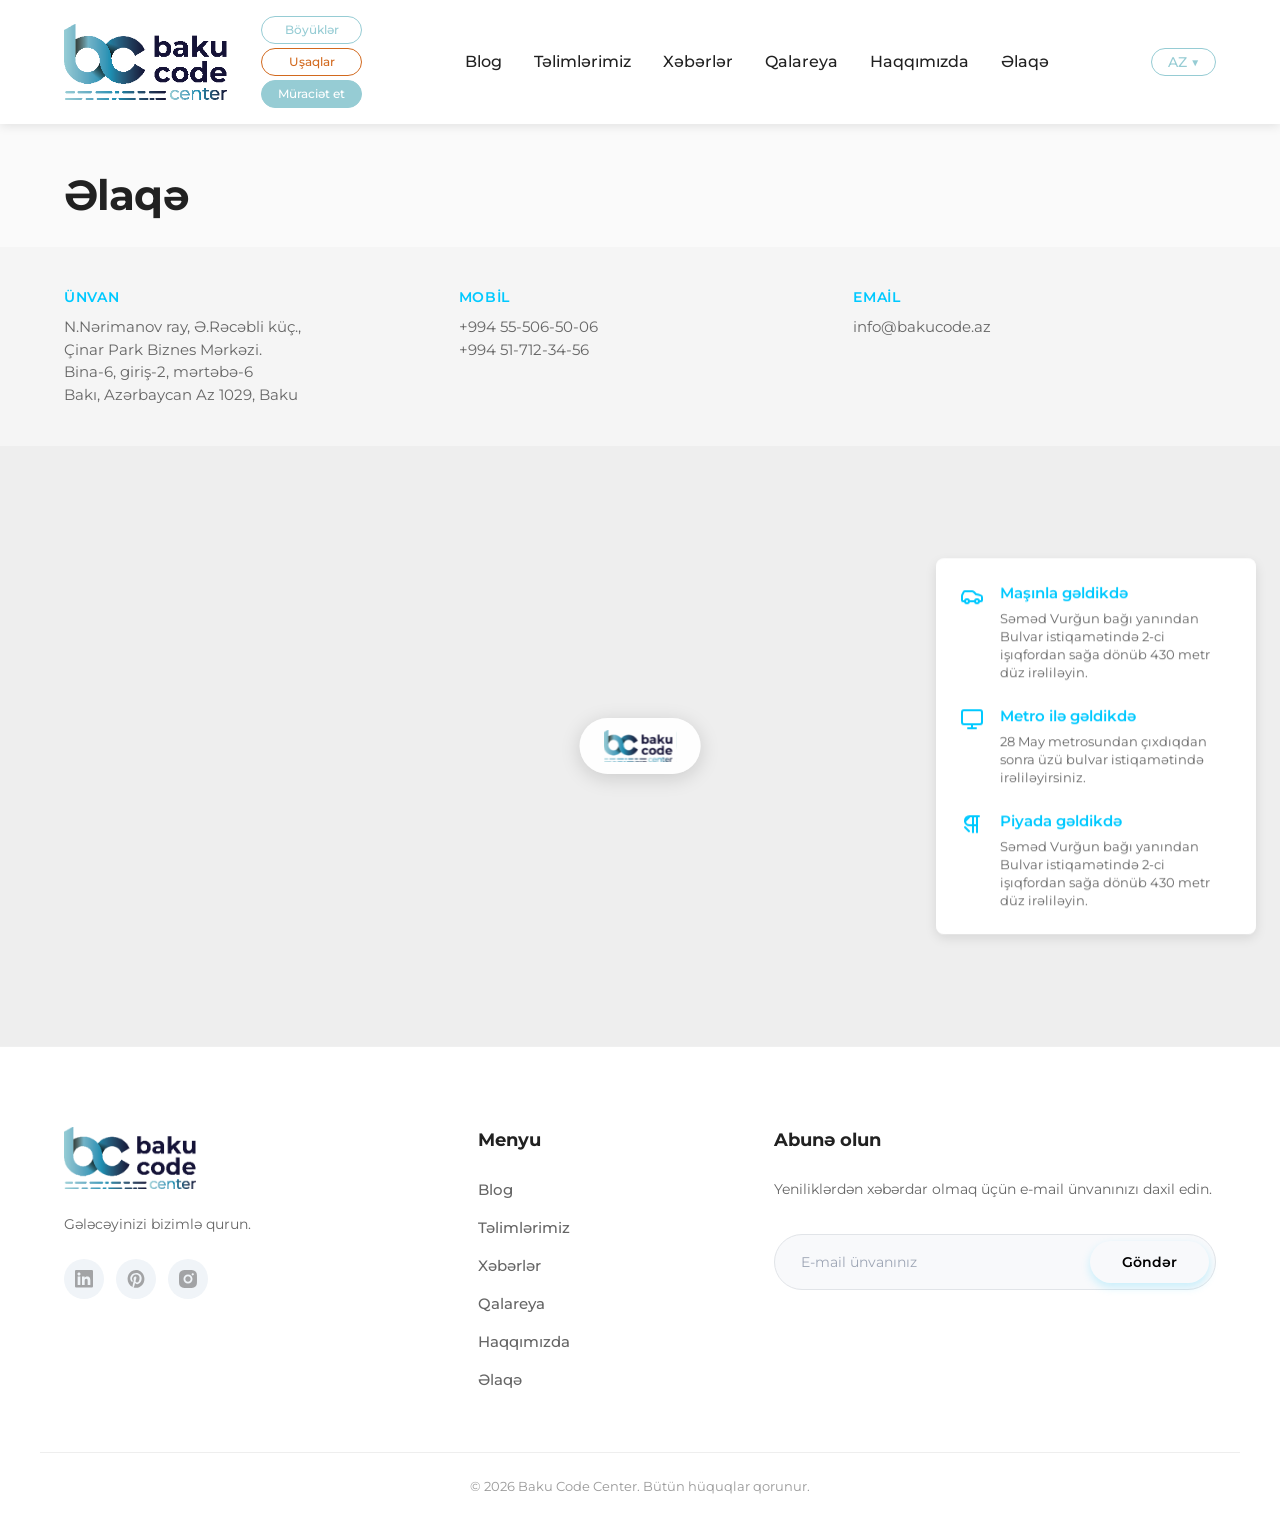
<file: pages/contact.html>
<!DOCTYPE html>
<html lang="az">
<head>
    <meta charset="UTF-8">
    <meta name="viewport" content="width=device-width, initial-scale=1.0">
    <title>Əlaqə | Baku Code Center</title>
    <link rel="stylesheet" href="../assets/styles/contact.css">
    <!-- Preconnect for Google Maps -->
    <link rel="preconnect" href="https://www.google.com">
    <link rel="preconnect" href="https://www.gstatic.com">
</head>
<body>

    <!-- Header -->
    <header class="header">
        <div class="container header__container">
            <div class="header__left">
                <a href="../index.html" class="header__logo-link">
                    <img src="../assets/images/icons/bcc-logo.svg" alt="Baku Code Center" class="header__logo">
                </a>
                <div class="header__chips">
                    <a href="./bcc-adults.html" class="chip chip--adults">Böyüklər</a>
                    <a href="./bcc-kids.html" class="chip chip--kids">Uşaqlar</a>
                    <a href="./kids-login.html" class="chip chip--apply">Müraciət et</a>
                </div>
            </div>

            <nav class="header__nav">
                <ul class="nav__list">
                    <li class="nav__item"><a href="./blog.html" class="nav__link">Blog</a></li>
                    <li class="nav__item"><a href="./bcc-kids.html" class="nav__link">Təlimlərimiz</a></li>
                    <li class="nav__item"><a href="./news.html" class="nav__link">Xəbərlər</a></li>
                    <li class="nav__item"><a href="./gallery.html" class="nav__link">Qalareya</a></li>
                    <li class="nav__item"><a href="./about.html" class="nav__link">Haqqımızda</a></li>
                    <li class="nav__item"><a href="./contact.html" class="nav__link">Əlaqə</a></li>
                </ul>
            </nav>

            <div class="header__right">
                <div class="lang-switcher">
                    <button class="lang-switcher__btn" aria-label="Select Language">
                        AZ <span class="lang-switcher__arrow">▼</span>
                    </button>
                    <div class="lang-switcher__dropdown">
                        <a href="#" class="lang-switcher__option">AZ</a>
                        <a href="#" class="lang-switcher__option">EN</a>
                        <a href="#" class="lang-switcher__option">RU</a>
                    </div>
                </div>
                <button class="header__menu-toggle" aria-label="Toggle Menu">
                    <span></span>
                    <span></span>
                    <span></span>
                </button>
            </div>
        </div>
    </header>

    <div class="mobile-menu">
        <div class="mobile-menu__content">

        </div>
    </div>

    <main>
        <!-- Page Title -->
        <section class="page-title-section">
            <div class="container">
                <h1>Əlaqə</h1>
            </div>
        </section>

        <!-- Contact Info Band -->
        <section class="contact-info-band">
            <div class="container">
                <div class="info-grid">
                    <div class="info-item">
                        <h3>Ünvan</h3>
                        <p>N.Nərimanov ray, Ə.Rəcəbli küç.,<br>Çinar Park Biznes Mərkəzi.<br>Bina-6, giriş-2, mərtəbə-6<br>Bakı, Azərbaycan Az 1029, Baku</p>
                    </div>
                    <div class="info-item">
                        <h3>Mobil</h3>
                        <p><a href="tel:+994555065006">+994 55-506-50-06</a><br><a href="tel:+994517123456">+994 51-712-34-56</a></p>
                    </div>
                    <div class="info-item">
                        <h3>Email</h3>
                        <p><a href="mailto:info@developia.az">info@bakucode.az</a></p>
                    </div>
                </div>
            </div>
        </section>

        <!-- Map Section -->
        <section class="map-section">
            <div class="map-container">
                <!-- Google Maps Iframe -->
                <iframe 
                    src="https://www.google.com/maps/embed?pb=!1m18!1m12!1m3!1d3039.59998236929!2d49.844978276118454!3d40.373393258275634!2m3!1f0!2f0!3f0!3m2!1i1024!2i768!4f13.1!3m3!1m2!1s0x40307d319a7aeb4d%3A0x53d6e9d0752061d1!2sBaku%20Code%20School!5e0!3m2!1sen!2saz!4v1771433682154!5m2!1sen!2saz" 
                    width="600" 
                    height="450" 
                    style="border:0;" 
                    allowfullscreen="" 
                    loading="lazy" 
                    referrerpolicy="no-referrer-when-downgrade"
                    title="Baku Code Center Location">
                </iframe>

                <!-- Map Overlay: Logo -->
                <div class="map-overlay-logo">
                    <div class="logo-pill">
                        <img src="../assets/images/icons/bcc-logo.svg" alt="Baku Code Center">
                    </div>
                </div>

                <!-- Map Overlay: Directions (Desktop/Tablet) -->
                <div class="map-overlay-directions desktop-directions">
                    <div class="directions-card">
                        <div class="direction-item">
                            <div class="dir-icon">
                                <svg xmlns="http://www.w3.org/2000/svg" width="24" height="24" viewBox="0 0 24 24" fill="none" stroke="currentColor" stroke-width="2" stroke-linecap="round" stroke-linejoin="round"><path d="M19 17h2c.6 0 1-.4 1-1v-3c0-.9-.7-1.7-1.5-1.9C18.7 10.6 16 10 16 10s-1.3-1.4-2.2-2.3c-.5-.4-1.1-.7-1.8-.7H5c-.6 0-1.1.4-1.4.9l-1.4 2.9A3.7 3.7 0 0 0 2 12v4c0 .6.4 1 1 1h2"/><circle cx="7" cy="17" r="2"/><path d="M9 17h6"/><circle cx="17" cy="17" r="2"/></svg>
                            </div>
                            <div class="dir-content">
                                <h4>Maşınla gəldikdə</h4>
                                <p>Səməd Vurğun bağı yanından Bulvar istiqamətində 2-ci işıqfordan sağa dönüb 430 metr düz irəliləyin.</p>
                            </div>
                        </div>
                        <div class="direction-item">
                            <div class="dir-icon">
                                <svg xmlns="http://www.w3.org/2000/svg" width="24" height="24" viewBox="0 0 24 24" fill="none" stroke="currentColor" stroke-width="2" stroke-linecap="round" stroke-linejoin="round"><rect x="2" y="3" width="20" height="14" rx="2"/><path d="M8 21h8"/><path d="M12 17v4"/></svg>
                            </div>
                            <div class="dir-content">
                                <h4>Metro ilə gəldikdə</h4>
                                <p>28 May metrosundan çıxdıqdan sonra üzü bulvar istiqamətində irəliləyirsiniz.</p>
                            </div>
                        </div>
                        <div class="direction-item">
                            <div class="dir-icon">
                                <svg xmlns="http://www.w3.org/2000/svg" width="24" height="24" viewBox="0 0 24 24" fill="none" stroke="currentColor" stroke-width="2" stroke-linecap="round" stroke-linejoin="round"><path d="M13 4v16"/><path d="M17 4v16"/><path d="M19 4H9.5a4.5 4.5 0 0 0-4.5 4.5v0a4.5 4.5 0 0 0 4.5 4.5H17"/><path d="M5 15l4 4"/><path d="M5 9l4-4"/></svg>
                            </div>
                            <div class="dir-content">
                                <h4>Piyada gəldikdə</h4>
                                <p>Səməd Vurğun bağı yanından Bulvar istiqamətində 2-ci işıqfordan sağa dönüb 430 metr düz irəliləyin.</p>
                            </div>
                        </div>
                    </div>
                </div>
            </div>
            
            <!-- Mobile Directions (Below map) -->
            <div class="mobile-directions container">
                 <div class="directions-card">
                        <div class="direction-item">
                            <div class="dir-icon">
                                <svg xmlns="http://www.w3.org/2000/svg" width="24" height="24" viewBox="0 0 24 24" fill="none" stroke="currentColor" stroke-width="2" stroke-linecap="round" stroke-linejoin="round"><path d="M19 17h2c.6 0 1-.4 1-1v-3c0-.9-.7-1.7-1.5-1.9C18.7 10.6 16 10 16 10s-1.3-1.4-2.2-2.3c-.5-.4-1.1-.7-1.8-.7H5c-.6 0-1.1.4-1.4.9l-1.4 2.9A3.7 3.7 0 0 0 2 12v4c0 .6.4 1 1 1h2"/><circle cx="7" cy="17" r="2"/><path d="M9 17h6"/><circle cx="17" cy="17" r="2"/></svg>
                            </div>
                            <div class="dir-content">
                                <h4>Maşınla gəldikdə</h4>
                                <p>Səməd Vurğun bağı yanından Bulvar istiqamətində 2-ci işıqfordan sağa dönüb 430 metr düz irəliləyin.</p>
                            </div>
                        </div>
                        <div class="direction-item">
                            <div class="dir-icon">
                                <svg xmlns="http://www.w3.org/2000/svg" width="24" height="24" viewBox="0 0 24 24" fill="none" stroke="currentColor" stroke-width="2" stroke-linecap="round" stroke-linejoin="round"><rect x="2" y="3" width="20" height="14" rx="2"/><path d="M8 21h8"/><path d="M12 17v4"/></svg>
                            </div>
                            <div class="dir-content">
                                <h4>Metro ilə gəldikdə</h4>
                                <p>28 May metrosundan çıxdıqdan sonra üzü bulvar istiqamətində irəliləyirsiniz.</p>
                            </div>
                        </div>
                        <div class="direction-item">
                            <div class="dir-icon">
                                <svg xmlns="http://www.w3.org/2000/svg" width="24" height="24" viewBox="0 0 24 24" fill="none" stroke="currentColor" stroke-width="2" stroke-linecap="round" stroke-linejoin="round"><path d="M13 4v16"/><path d="M17 4v16"/><path d="M19 4H9.5a4.5 4.5 0 0 0-4.5 4.5v0a4.5 4.5 0 0 0 4.5 4.5H17"/><path d="M5 15l4 4"/><path d="M5 9l4-4"/></svg>
                            </div>
                            <div class="dir-content">
                                <h4>Piyada gəldikdə</h4>
                                <p>Səməd Vurğun bağı yanından Bulvar istiqamətində 2-ci işıqfordan sağa dönüb 430 metr düz irəliləyin.</p>
                            </div>
                        </div>
                    </div>
            </div>
        </section>

    </main>

    <!-- Footer -->
    <footer class="footer">
        <div class="container footer__container">

            <div class="footer__col footer__col--info">
                <a href="../index.html" class="footer__logo-link">
                    <img src="../assets/images/icons/bcc-logo.svg" alt="BCC" class="footer__logo">
                </a>
                <p class="footer__desc">Gələcəyinizi bizimlə qurun.</p>
                <div class="footer__socials">
                    <a href="#" class="social-link"><img src="../assets/images/icons/linkedin.svg"
                            alt="LinkedIn"></a>
                    <a href="#" class="social-link"><img src="../assets/images/icons/pinterest.svg"
                            alt="Pinterest"></a>
                    <a href="#" class="social-link"><img src="../assets/images/icons/Vector.svg" alt="X"></a>
                </div>
            </div>


            <div class="footer__col footer__col--nav">
                <h4 class="footer__title">Menyu</h4>
                <ul class="footer__links">
                    <li><a href="./blog.html">Blog</a></li>
                    <li><a href="./bcc-kids.html">Təlimlərimiz</a></li>
                    <li><a href="./news.html">Xəbərlər</a></li>
                    <li><a href="./gallery.html">Qalareya</a></li>
                    <li><a href="./about.html">Haqqımızda</a></li>
                    <li><a href="contact.html">Əlaqə</a></li>
                </ul>
            </div>


            <div class="footer__col footer__col--newsletter">
                <h4 class="footer__title">Abunə olun</h4>
                <p class="footer__desc">Yeniliklərdən xəbərdar olmaq üçün e-mail ünvanınızı daxil edin.</p>
                <form class="footer__form">
                    <div class="footer__subscribe-box">
                        <input type="email" placeholder="E-mail ünvanınız" class="footer__input" required>
                        <button type="submit" class="btn btn--primary footer__btn">Göndər</button>
                    </div>
                </form>
            </div>
        </div>
        <div class="container footer__bottom">
            <p>&copy; 2026 Baku Code Center. Bütün hüquqlar qorunur.</p>
        </div>
    </footer>

    <script src="../assets/js/contact.js"></script>
</body>
</html>
</file>
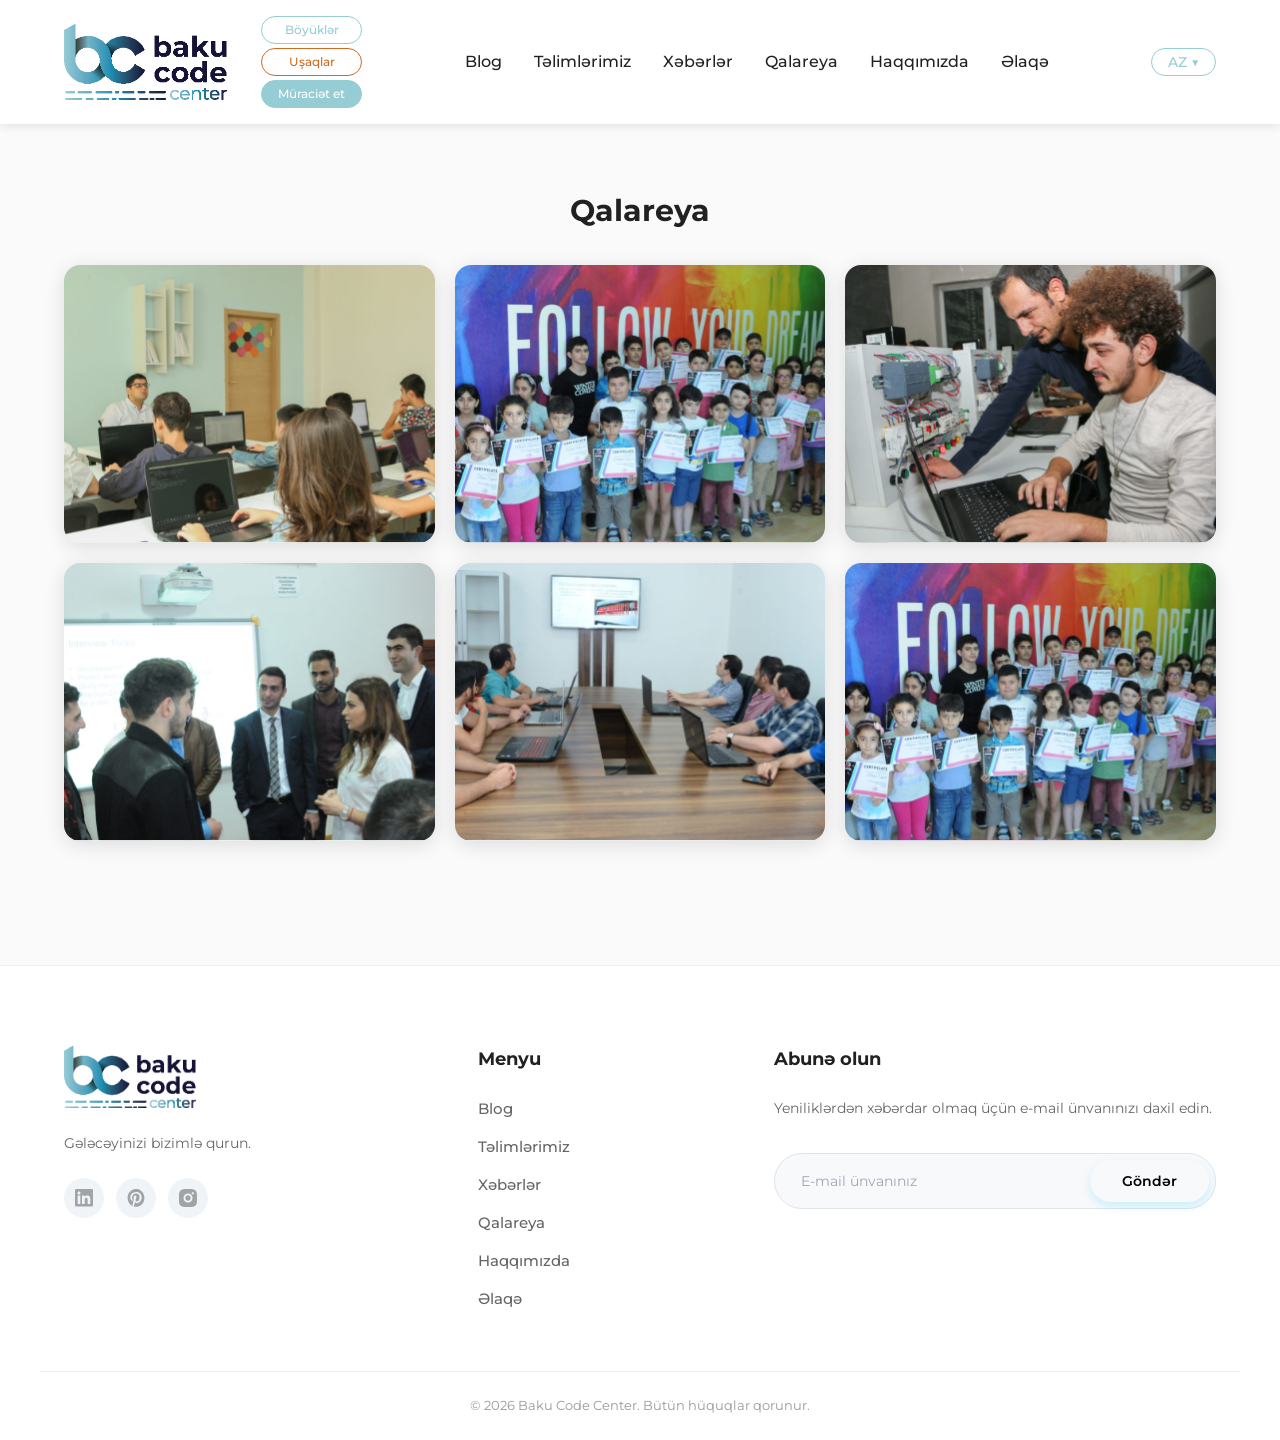
<file: pages/gallery.html>
<!DOCTYPE html>
<html lang="az">

<head>
    <meta charset="UTF-8">
    <meta name="viewport" content="width=device-width, initial-scale=1.0">
    <title>Qalareya - Baku Code Center</title>
    <link rel="stylesheet" href="../assets/styles/gallery.css">


</head>

<body>

    <!-- Header -->
    <header class="header">
        <div class="container header__container">
            <div class="header__left">
                <a href="../index.html" class="header__logo-link">
                    <img src="../assets/images/icons/bcc-logo.svg" alt="Baku Code Center" class="header__logo">
                </a>
                <div class="header__chips">
                    <a href="./bcc-adults.html" class="chip chip--adults">Böyüklər</a>
                    <a href="./bcc-kids.html" class="chip chip--kids">Uşaqlar</a>
                    <a href="./kids-login.html" class="chip chip--apply">Müraciət et</a>
                </div>
            </div>

            <nav class="header__nav">
                <ul class="nav__list">
                    <li class="nav__item"><a href="./blog.html" class="nav__link">Blog</a></li>
                    <li class="nav__item"><a href="./bcc-kids.html" class="nav__link">Təlimlərimiz</a></li>
                    <li class="nav__item"><a href="./news.html" class="nav__link">Xəbərlər</a></li>
                    <li class="nav__item"><a href="./gallery.html" class="nav__link">Qalareya</a></li>
                    <li class="nav__item"><a href="./about.html" class="nav__link">Haqqımızda</a></li>
                    <li class="nav__item"><a href="./contact.html" class="nav__link">Əlaqə</a></li>
                </ul>
            </nav>

            <div class="header__right">
                <div class="lang-switcher">
                    <button class="lang-switcher__btn" aria-label="Select Language">
                        AZ <span class="lang-switcher__arrow">▼</span>
                    </button>
                    <div class="lang-switcher__dropdown">
                        <a href="#" class="lang-switcher__option">AZ</a>
                        <a href="#" class="lang-switcher__option">EN</a>
                        <a href="#" class="lang-switcher__option">RU</a>
                    </div>
                </div>
                <button class="header__menu-toggle" aria-label="Toggle Menu">
                    <span></span>
                    <span></span>
                    <span></span>
                </button>
            </div>
        </div>
    </header>


    <div class="mobile-menu">
        <div class="mobile-menu__content">

        </div>
    </div>

    <main>
        <section class="section gallery">
            <div class="container">
                <h1 class="section-title text-center">Qalareya</h1>

                <div class="gallery__grid">
                    <button class="gallery-item" data-index="0" aria-label="Şəkil 1-i böyüt">
                        <img src="../assets/images/images/gallery-1.svg" alt="Tədbir 1" class="gallery__image">
                        <div class="gallery__overlay">
                            <h3 class="gallery__overlay-title">Event</h3>
                            <p class="gallery__overlay-text">Tapşırıqlar, mini layihələr müəllim tərəfindən yoxlanılması
                                sizin bilik və bacarıqlarınızın hansı səviyyədə olduğunu göstərir.</p>
                        </div>
                    </button>
                    <button class="gallery-item" data-index="1" aria-label="Şəkil 2-ni böyüt">
                        <img src="../assets/images/images/gallery-2.svg" alt="Tədbir 2" class="gallery__image">
                        <div class="gallery__overlay">
                            <h3 class="gallery__overlay-title">Event</h3>
                            <p class="gallery__overlay-text">Tapşırıqlar, mini layihələr müəllim tərəfindən yoxlanılması
                                sizin bilik və bacarıqlarınızın hansı səviyyədə olduğunu göstərir.</p>
                        </div>
                    </button>
                    <button class="gallery-item" data-index="2" aria-label="Şəkil 3-ü böyüt">
                        <img src="../assets/images/images/gallery-3.svg" alt="Tədbir 3" class="gallery__image">
                        <div class="gallery__overlay">
                            <h3 class="gallery__overlay-title">Event</h3>
                            <p class="gallery__overlay-text">Tapşırıqlar, mini layihələr müəllim tərəfindən yoxlanılması
                                sizin bilik və bacarıqlarınızın hansı səviyyədə olduğunu göstərir.</p>
                        </div>
                    </button>
                    <button class="gallery-item" data-index="3" aria-label="Şəkil 4-ü böyüt">
                        <img src="../assets/images/images/gallery-4.svg" alt="Tədbir 4" class="gallery__image">
                        <div class="gallery__overlay">
                            <h3 class="gallery__overlay-title">Event</h3>
                            <p class="gallery__overlay-text">Tapşırıqlar, mini layihələr müəllim tərəfindən yoxlanılması
                                sizin bilik və bacarıqlarınızın hansı səviyyədə olduğunu göstərir.</p>
                        </div>
                    </button>
                    <button class="gallery-item" data-index="4" aria-label="Şəkil 5-i böyüt">
                        <img src="../assets/images/images/gallery-5.svg" alt="Tədbir 5" class="gallery__image">
                        <div class="gallery__overlay">
                            <h3 class="gallery__overlay-title">Event</h3>
                            <p class="gallery__overlay-text">Tapşırıqlar, mini layihələr müəllim tərəfindən yoxlanılması
                                sizin bilik və bacarıqlarınızın hansı səviyyədə olduğunu göstərir.</p>
                        </div>
                    </button>
                    <button class="gallery-item" data-index="5" aria-label="Şəkil 6-nı böyüt">
                        <img src="../assets/images/images/gallery-6.svg" alt="Tədbir 6" class="gallery__image">
                        <div class="gallery__overlay">
                            <h3 class="gallery__overlay-title">Event</h3>
                            <p class="gallery__overlay-text">Tapşırıqlar, mini layihələr müəllim tərəfindən yoxlanılması
                                sizin bilik və bacarıqlarınızın hansı səviyyədə olduğunu göstərir.</p>
                        </div>
                    </button>
                </div>
            </div>
        </section>

        <!-- Lightbox Modal -->
        <div id="gallery-lightbox" class="lightbox" role="dialog" aria-modal="true" aria-label="Şəkil görüntüləyici"
            hidden>
            <div class="lightbox__backdrop"></div>
            <div class="lightbox__dialog">
                <button class="lightbox__close" aria-label="Bağla">
                    <svg viewBox="0 0 24 24" fill="none" stroke="currentColor" stroke-width="2.5"
                        stroke-linecap="round">
                        <line x1="18" y1="6" x2="6" y2="18" />
                        <line x1="6" y1="6" x2="18" y2="18" />
                    </svg>
                </button>

                <button class="lightbox__nav lightbox__nav--prev" aria-label="Əvvəlki şəkil">
                    <svg viewBox="0 0 24 24" fill="none" stroke="currentColor" stroke-width="2.5" stroke-linecap="round"
                        stroke-linejoin="round">
                        <polyline points="15 18 9 12 15 6" />
                    </svg>
                </button>

                <div class="lightbox__track-wrapper">
                    <div class="lightbox__track"></div>
                </div>

                <button class="lightbox__nav lightbox__nav--next" aria-label="Növbəti şəkil">
                    <svg viewBox="0 0 24 24" fill="none" stroke="currentColor" stroke-width="2.5" stroke-linecap="round"
                        stroke-linejoin="round">
                        <polyline points="9 18 15 12 9 6" />
                    </svg>
                </button>

                <div class="lightbox__counter" aria-live="polite"></div>
            </div>
        </div>
    </main>

    <!-- Footer / Contact -->
    <footer class="footer">
        <div class="container footer__container">

            <div class="footer__col footer__col--info">
                <a href="../index.html" class="footer__logo-link">
                    <img src="../assets/images/icons/bcc-logo.svg" alt="BCC" class="footer__logo">
                </a>
                <p class="footer__desc">Gələcəyinizi bizimlə qurun.</p>
                <div class="footer__socials">
                    <a href="#" class="social-link"><img src="../assets/images/icons/linkedin.svg" alt="LinkedIn"></a>
                    <a href="#" class="social-link"><img src="../assets/images/icons/pinterest.svg" alt="Pinterest"></a>
                    <a href="#" class="social-link"><img src="../assets/images/icons/Vector.svg" alt="X"></a>
                </div>
            </div>


            <div class="footer__col footer__col--nav">
                <h4 class="footer__title">Menyu</h4>
                <ul class="footer__links">
                    <li><a href="./blog.html">Blog</a></li>
                    <li><a href="./bcc-kids.html">Təlimlərimiz</a></li>
                    <li><a href="./news.html">Xəbərlər</a></li>
                    <li><a href="./gallery.html">Qalareya</a></li>
                    <li><a href="./about.html">Haqqımızda</a></li>
                    <li><a href="./contact.html">Əlaqə</a></li>
                </ul>
            </div>


            <div class="footer__col footer__col--newsletter">
                <h4 class="footer__title">Abunə olun</h4>
                <p class="footer__desc">Yeniliklərdən xəbərdar olmaq üçün e-mail ünvanınızı daxil edin.</p>
                <form class="footer__form">
                    <div class="footer__subscribe-box">
                        <input type="email" placeholder="E-mail ünvanınız" class="footer__input" required>
                        <button type="submit" class="btn btn--primary footer__btn">Göndər</button>
                    </div>
                </form>
            </div>
        </div>
        <div class="container footer__bottom">
            <p>&copy; 2026 Baku Code Center. Bütün hüquqlar qorunur.</p>
        </div>
    </footer>

    <script src="../assets/js/gallery.js" defer></script>
</body>

</html>
</file>
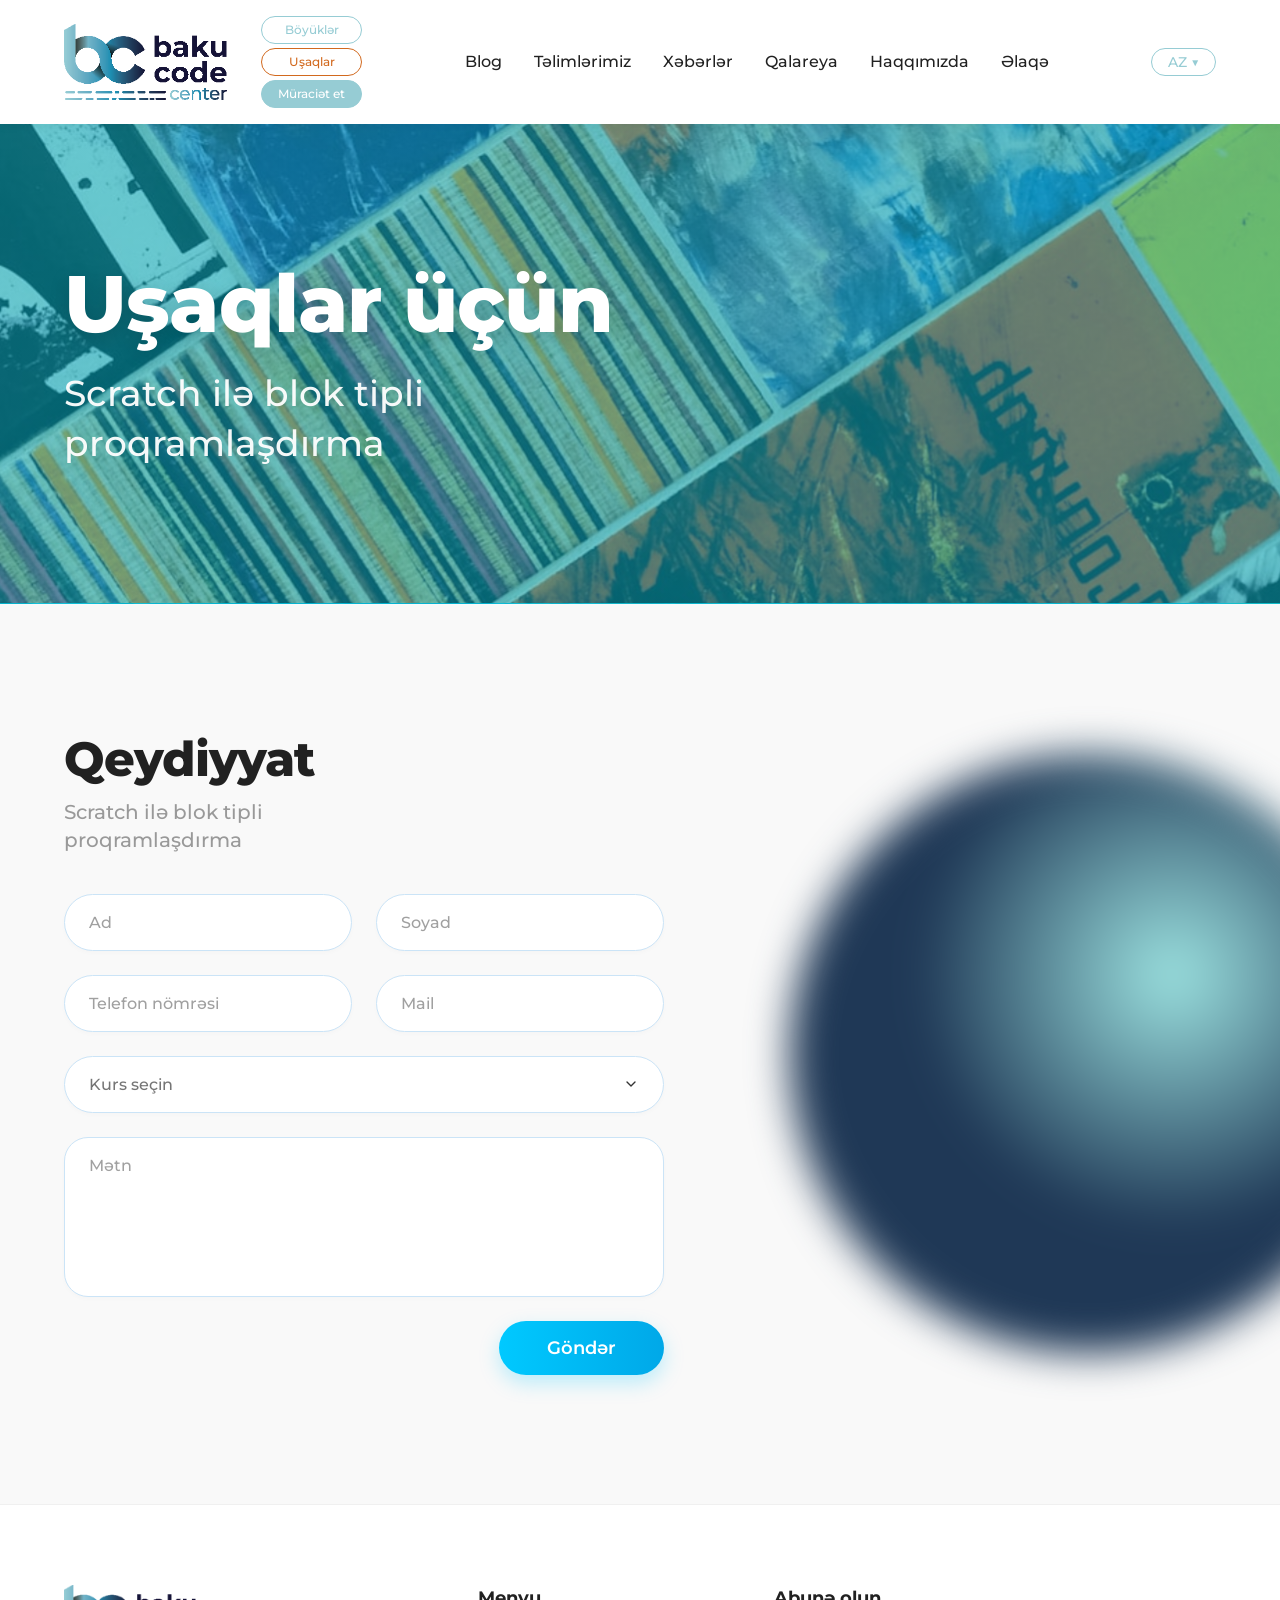
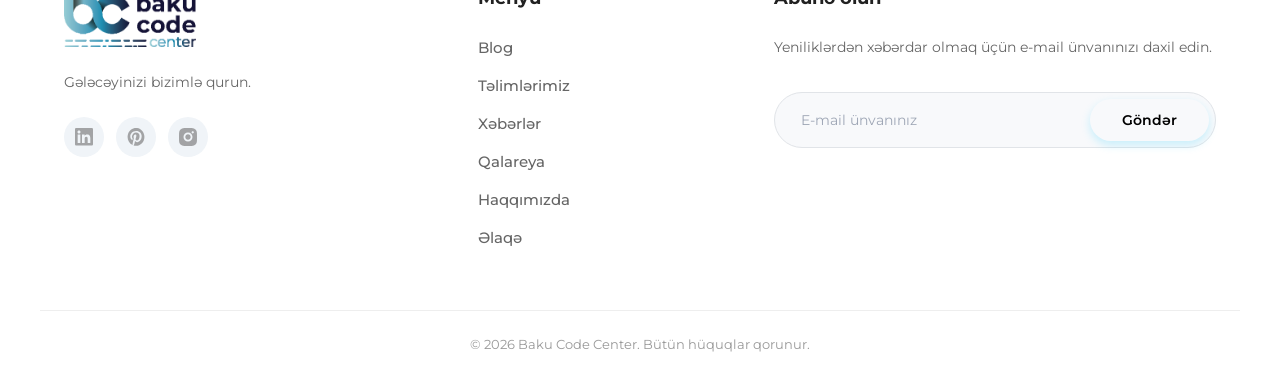
<file: pages/kids-login.html>
<!DOCTYPE html>
<html lang="az">

<head>
    <meta charset="UTF-8">
    <meta name="viewport" content="width=device-width, initial-scale=1.0">
    <title>Baku Code Center - Qeydiyyat</title>
    <link rel="stylesheet" href="../assets/styles/kids-login.css">
</head>

<body>

    <!-- Header -->
    <header class="header">
        <div class="container header__container">
            <div class="header__left">
                <a href="../index.html" class="header__logo-link">
                    <img src="../assets/images/icons/bcc-logo.svg" alt="Baku Code Center" class="header__logo">
                </a>
                <div class="header__chips">
                    <a href="./bcc-adults.html" class="chip chip--adults">Böyüklər</a>
                    <a href="./bcc-kids.html" class="chip chip--kids">Uşaqlar</a>
                    <a href="./kids-login.html" class="chip chip--apply">Müraciət et</a>
                </div>
            </div>

            <nav class="header__nav">
                <ul class="nav__list">
                    <li class="nav__item"><a href="./blog.html" class="nav__link">Blog</a></li>
                    <li class="nav__item"><a href="./bcc-kids.html" class="nav__link">Təlimlərimiz</a></li>
                    <li class="nav__item"><a href="./news.html" class="nav__link">Xəbərlər</a></li>
                    <li class="nav__item"><a href="./gallery.html" class="nav__link">Qalareya</a></li>
                    <li class="nav__item"><a href="./about.html" class="nav__link">Haqqımızda</a></li>
                    <li class="nav__item"><a href="./contact.html" class="nav__link">Əlaqə</a></li>
                </ul>
            </nav>

            <div class="header__right">
                <div class="lang-switcher">
                    <button class="lang-switcher__btn" aria-label="Select Language">
                        AZ <span class="lang-switcher__arrow">▼</span>
                    </button>
                    <div class="lang-switcher__dropdown">
                        <a href="#" class="lang-switcher__option">AZ</a>
                        <a href="#" class="lang-switcher__option">EN</a>
                        <a href="#" class="lang-switcher__option">RU</a>
                    </div>
                </div>
                <button class="header__menu-toggle" aria-label="Toggle Menu">
                    <span></span>
                    <span></span>
                    <span></span>
                </button>
            </div>
        </div>
    </header>


    <div class="mobile-menu">
        <div class="mobile-menu__content">

        </div>
    </div>

    <!-- Hero Section -->
    <section class="hero">
        <div class="hero-content container">
            <h1>Uşaqlar üçün</h1>
            <p>Scratch ilə blok tipli proqramlaşdırma</p>
        </div>
        <div class="hero-overlay"></div>
    </section>

    <!-- Registration Section -->
    <section class="registration">
        <div class="registration__container container">
            <div class="registration__content">
                <div class="registration__header">
                    <h2 class="registration__title">Qeydiyyat</h2>
                    <p class="registration__subtitle">Scratch ilə blok tipli<br>proqramlaşdırma</p>
                </div>

                <form class="registration__form" id="kidsLoginForm" novalidate>
                    <div class="form-row">
                        <div class="form-group">
                            <label for="name" class="visually-hidden">Ad</label>
                            <input type="text" id="name" name="name" class="form-input" placeholder="Ad" required>
                            <span class="error-message">Bu xana vacibdir</span>
                        </div>
                        <div class="form-group">
                            <label for="surname" class="visually-hidden">Soyad</label>
                            <input type="text" id="surname" name="surname" class="form-input" placeholder="Soyad"
                                required>
                            <span class="error-message">Bu xana vacibdir</span>
                        </div>
                    </div>

                    <div class="form-row">
                        <div class="form-group">
                            <label for="phone" class="visually-hidden">Telefon nömrəsi</label>
                            <input type="tel" id="phone" name="phone" class="form-input" placeholder="Telefon nömrəsi"
                                required>
                            <span class="error-message">Bu xana vacibdir</span>
                        </div>
                        <div class="form-group">
                            <label for="email" class="visually-hidden">Mail</label>
                            <input type="email" id="email" name="email" class="form-input" placeholder="Mail" required>
                            <span class="error-message">Bu xana vacibdir</span>
                        </div>
                    </div>

                    <div class="form-group full-width">
                        <label for="course" class="visually-hidden">Kurs seçin</label>
                        <div class="select-wrapper">
                            <select id="course" name="course" class="form-select" required>
                                <option value="" disabled selected>Kurs seçin</option>
                                <option value="scratch">Scratch</option>
                                <option value="python">Python</option>
                                <option value="roblox">Roblox</option>
                            </select>
                            <span class="error-message">Kurs seçilməlidir</span>
                        </div>
                    </div>

                    <div class="form-group full-width">
                        <label for="message" class="visually-hidden">Mətn</label>
                        <textarea id="message" name="message" class="form-textarea" placeholder="Mətn"
                            rows="5"></textarea>
                    </div>

                    <div class="form-submit">
                        <button type="submit" class="btn-submit">Göndər</button>
                        <span class="success-message" style="display: none;">Göndərildi!</span>
                    </div>
                </form>
            </div>

            <div class="registration__decoration" aria-hidden="true"></div>
        </div>
    </section>

    <!-- Footer / Contact -->
    <footer class="footer">
        <div class="container footer__container">

            <div class="footer__col footer__col--info">
                <a href="../index.html" class="footer__logo-link">
                    <img src="../assets/images/icons/bcc-logo.svg" alt="BCC" class="footer__logo">
                </a>
                <p class="footer__desc">Gələcəyinizi bizimlə qurun.</p>
                <div class="footer__socials">
                    <a href="#" class="social-link"><img src="../assets/images/icons/linkedin.svg" alt="LinkedIn"></a>
                    <a href="#" class="social-link"><img src="../assets/images/icons/pinterest.svg" alt="Pinterest"></a>
                    <a href="#" class="social-link"><img src="../assets/images/icons/Vector.svg" alt="X"></a>
                </div>
            </div>


            <div class="footer__col footer__col--nav">
                <h4 class="footer__title">Menyu</h4>
                <ul class="footer__links">
                    <li><a href="./blog.html">Blog</a></li>
                    <li><a href="./bcc-kids.html">Təlimlərimiz</a></li>
                    <li><a href="./news.html">Xəbərlər</a></li>
                    <li><a href="./gallery.html">Qalareya</a></li>
                    <li><a href="./about.html">Haqqımızda</a></li>
                    <li><a href="./contact.html">Əlaqə</a></li>
                </ul>
            </div>


            <div class="footer__col footer__col--newsletter">
                <h4 class="footer__title">Abunə olun</h4>
                <p class="footer__desc">Yeniliklərdən xəbərdar olmaq üçün e-mail ünvanınızı daxil edin.</p>
                <form class="footer__form">
                    <div class="footer__subscribe-box">
                        <input type="email" placeholder="E-mail ünvanınız" class="footer__input" required>
                        <button type="submit" class="btn btn--primary footer__btn">Göndər</button>
                    </div>
                </form>
            </div>
        </div>
        <div class="container footer__bottom">
            <p>&copy; 2026 Baku Code Center. Bütün hüquqlar qorunur.</p>
        </div>
    </footer>

    <script src="../assets/js/kids-login.js" defer></script>
</body>

</html>
</file>
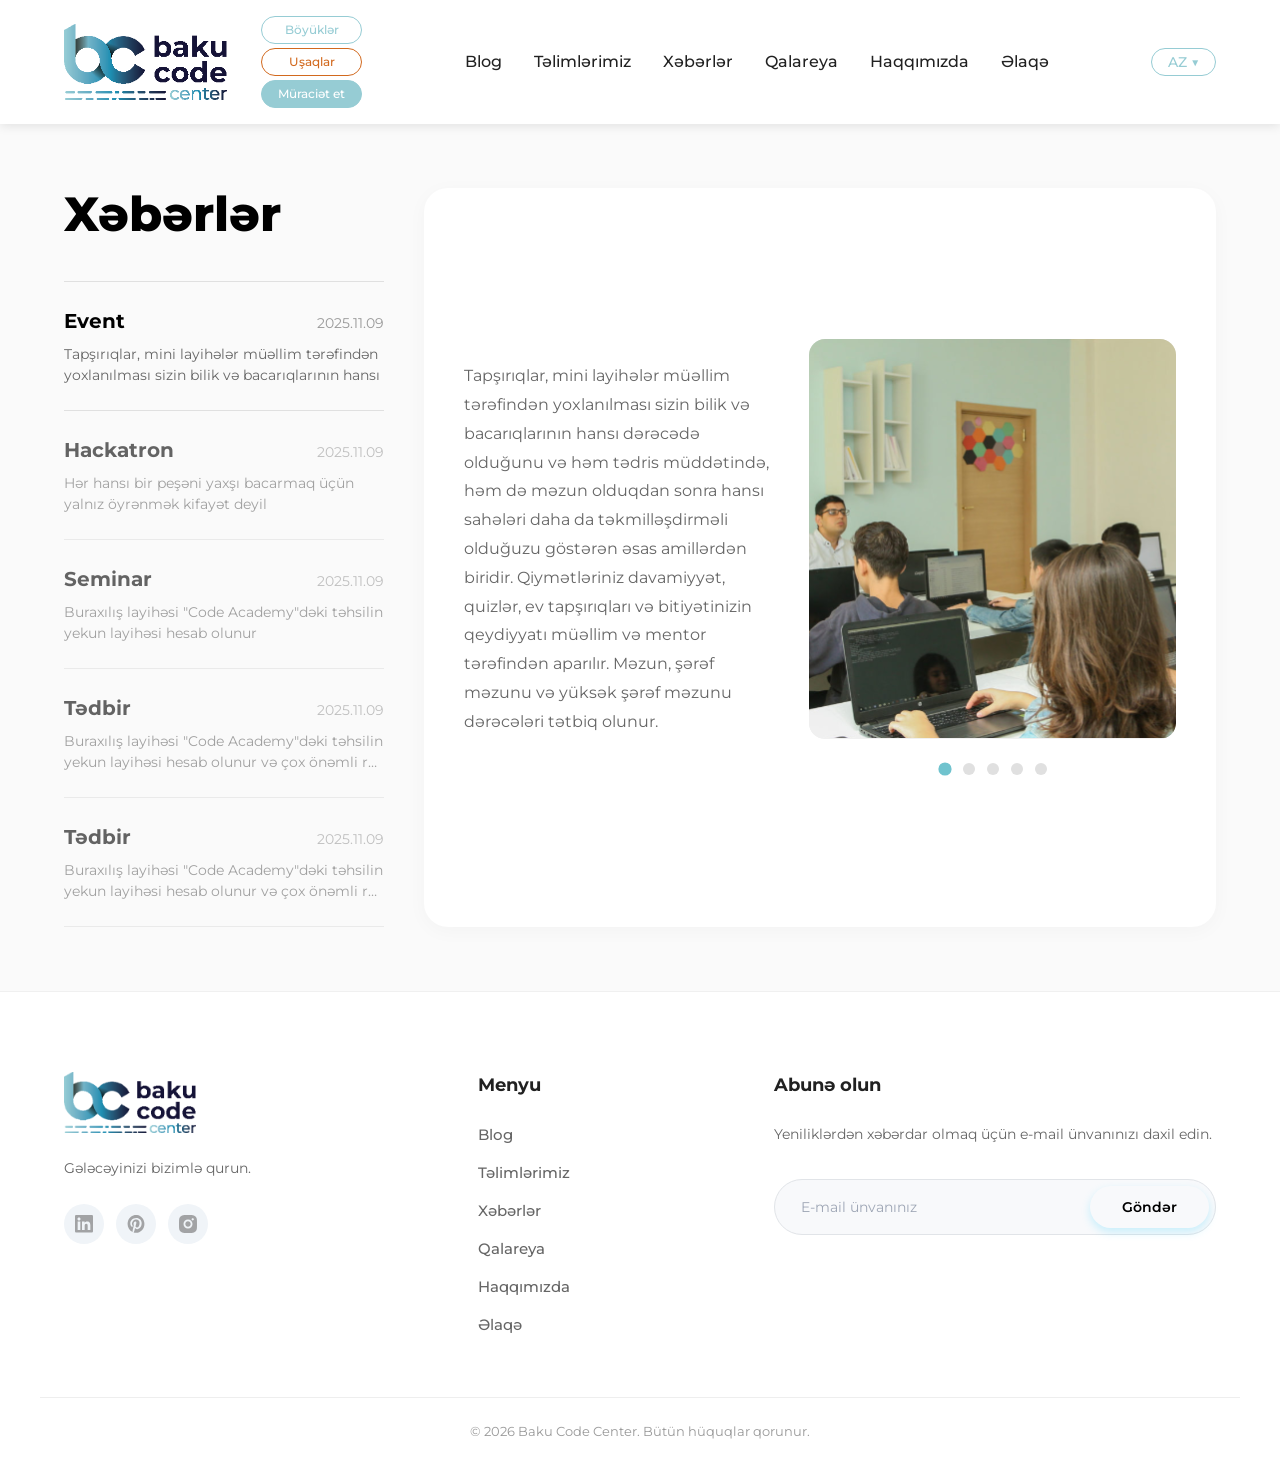
<file: pages/news.html>
<!DOCTYPE html>
<html lang="az">

<head>
    <meta charset="UTF-8">
    <meta name="viewport" content="width=device-width, initial-scale=1.0">
    <title>Xəbərlər - Baku Code Center</title>
    <link rel="stylesheet" href="../assets/styles/news.css">

</head>

<body>

    <!-- Header -->
    <header class="header">
        <div class="container header__container">
            <div class="header__left">
                <a href="../index.html" class="header__logo-link">
                    <img src="../assets/images/icons/bcc-logo.svg" alt="Baku Code Center" class="header__logo">
                </a>
                <div class="header__chips">
                    <a href="./bcc-adults.html" class="chip chip--adults">Böyüklər</a>
                    <a href="./bcc-kids.html" class="chip chip--kids">Uşaqlar</a>
                    <a href="./kids-login.html" class="chip chip--apply">Müraciət et</a>
                </div>
            </div>

            <nav class="header__nav">
                <ul class="nav__list">
                    <li class="nav__item"><a href="./blog.html" class="nav__link">Blog</a></li>
                    <li class="nav__item"><a href="./bcc-kids.html" class="nav__link">Təlimlərimiz</a></li>
                    <li class="nav__item"><a href="./news.html" class="nav__link">Xəbərlər</a></li>
                    <li class="nav__item"><a href="./gallery.html" class="nav__link">Qalareya</a></li>
                    <li class="nav__item"><a href="./about.html" class="nav__link">Haqqımızda</a></li>
                    <li class="nav__item"><a href="./contact.html" class="nav__link">Əlaqə</a></li>
                </ul>
            </nav>

            <div class="header__right">
                <div class="lang-switcher">
                    <button class="lang-switcher__btn" aria-label="Select Language">
                        AZ <span class="lang-switcher__arrow">▼</span>
                    </button>
                    <div class="lang-switcher__dropdown">
                        <a href="#" class="lang-switcher__option">AZ</a>
                        <a href="#" class="lang-switcher__option">EN</a>
                        <a href="#" class="lang-switcher__option">RU</a>
                    </div>
                </div>
                <button class="header__menu-toggle" aria-label="Toggle Menu">
                    <span></span>
                    <span></span>
                    <span></span>
                </button>
            </div>
        </div>
    </header>


    <div class="mobile-menu">
        <div class="mobile-menu__content">

        </div>
    </div>

    <main>
        <section class="news-section">
            <div class="container news-layout">

                <div class="news-sidebar">
                    <h1 class="news-page-title">Xəbərlər</h1>

                    <div class="news-list" id="newsList">

                        <div class="news-card active" data-id="0">
                            <div class="news-card__header">
                                <h3 class="news-card__title">Event</h3>
                                <span class="news-card__date">2025.11.09</span>
                            </div>
                            <p class="news-card__excerpt">Tapşırıqlar, mini layihələr müəllim tərəfindən yoxlanılması
                                sizin bilik və bacarıqlarının hansı</p>
                        </div>

                        <div class="news-card" data-id="1">
                            <div class="news-card__header">
                                <h3 class="news-card__title">Hackatron</h3>
                                <span class="news-card__date">2025.11.09</span>
                            </div>
                            <p class="news-card__excerpt">Hər hansı bir peşəni yaxşı bacarmaq üçün yalnız öyrənmək
                                kifayət deyil</p>
                        </div>

                        <div class="news-card" data-id="2">
                            <div class="news-card__header">
                                <h3 class="news-card__title">Seminar</h3>
                                <span class="news-card__date">2025.11.09</span>
                            </div>
                            <p class="news-card__excerpt">Buraxılış layihəsi "Code Academy"dəki təhsilin yekun layihəsi
                                hesab olunur</p>
                        </div>

                        <div class="news-card" data-id="3">
                            <div class="news-card__header">
                                <h3 class="news-card__title">Tədbir</h3>
                                <span class="news-card__date">2025.11.09</span>
                            </div>
                            <p class="news-card__excerpt">Buraxılış layihəsi "Code Academy"dəki təhsilin yekun layihəsi
                                hesab olunur və çox önəmli rol oynayır.</p>
                        </div>
                        <div class="news-card" data-id="4">
                            <div class="news-card__header">
                                <h3 class="news-card__title">Tədbir</h3>
                                <span class="news-card__date">2025.11.09</span>
                            </div>
                            <p class="news-card__excerpt">Buraxılış layihəsi "Code Academy"dəki təhsilin yekun layihəsi
                                hesab olunur və çox önəmli rol oynayır.</p>
                        </div>
                    </div>
                </div>


                <div class="news-detail-panel">
                    <div class="news-detail__inner">
                        <div class="news-detail__text-col">
                            <div class="news-detail__content" id="newsDetailContent">

                                <p>Tapşırıqlar, mini layihələr müəllim tərəfindən yoxlanılması sizin bilik və
                                    bacarıqlarının hansı dərəcədə olduğunu və həm tədris müddətində, həm də məzun
                                    olduqdan sonra hansı sahələri daha da təkmilləşdirməli olduğuzu göstərən əsas
                                    amillərdən biridir. Qiymətləriniz davamiyyət, quizlər, ev tapşırıqları və
                                    bitiyətinizin qeydiyyatı müəllim və mentor tərəfindən aparılır. Məzun, şərəf məzunu
                                    və yüksək şərəf məzunu dərəcələri tətbiq olunur.</p>
                            </div>
                        </div>
                        <div class="news-detail__image-col">
                            <div class="news-detail__image-wrapper">
                                <img src="../assets/images/images/gallery-1.svg" alt="News Image" id="newsDetailImage"
                                    class="news-detail__image">
                            </div>
                            <div class="news-slider-dots" id="newsSliderDots">
                                <button class="news-dot active" data-id="0" aria-label="News 1"></button>
                                <button class="news-dot" data-id="1" aria-label="News 2"></button>
                                <button class="news-dot" data-id="2" aria-label="News 3"></button>
                                <button class="news-dot" data-id="3" aria-label="News 4"></button>
                                <button class="news-dot" data-id="4" aria-label="News 5"></button>
                            </div>
                        </div>
                    </div>
                </div>
            </div>
        </section>
    </main>

    <!-- Footer / Contact -->
    <footer class="footer">
        <div class="container footer__container">

            <div class="footer__col footer__col--info">
                <a href="../index.html" class="footer__logo-link">
                    <img src="../assets/images/icons/bcc-logo.svg" alt="BCC" class="footer__logo">
                </a>
                <p class="footer__desc">Gələcəyinizi bizimlə qurun.</p>
                <div class="footer__socials">
                    <a href="#" class="social-link"><img src="../assets/images/icons/linkedin.svg" alt="LinkedIn"></a>
                    <a href="#" class="social-link"><img src="../assets/images/icons/pinterest.svg" alt="Pinterest"></a>
                    <a href="#" class="social-link"><img src="../assets/images/icons/Vector.svg" alt="X"></a>
                </div>
            </div>


            <div class="footer__col footer__col--nav">
                <h4 class="footer__title">Menyu</h4>
                <ul class="footer__links">
                    <li><a href="./blog.html">Blog</a></li>
                    <li><a href="./bcc-kids.html">Təlimlərimiz</a></li>
                    <li><a href="./news.html">Xəbərlər</a></li>
                    <li><a href="./gallery.html">Qalareya</a></li>
                    <li><a href="./about.html">Haqqımızda</a></li>
                    <li><a href="./contact.html">Əlaqə</a></li>
                </ul>
            </div>


            <div class="footer__col footer__col--newsletter">
                <h4 class="footer__title">Abunə olun</h4>
                <p class="footer__desc">Yeniliklərdən xəbərdar olmaq üçün e-mail ünvanınızı daxil edin.</p>
                <form class="footer__form">
                    <div class="footer__subscribe-box">
                        <input type="email" placeholder="E-mail ünvanınız" class="footer__input" required>
                        <button type="submit" class="btn btn--primary footer__btn">Göndər</button>
                    </div>
                </form>
            </div>
        </div>
        <div class="container footer__bottom">
            <p>&copy; 2026 Baku Code Center. Bütün hüquqlar qorunur.</p>
        </div>
    </footer>

    <script src="../assets/js/news.js" defer></script>
</body>

</html>
</file>
<file: assets/styles/about.css>
@font-face {
    font-family: 'Montserrat';
    src: url('../fonts/Montserrat-VariableFont_wght.ttf') format('truetype');
    font-weight: 100 900;
    font-style: normal;
}

@font-face {
    font-family: 'Montserrat';
    src: url('../fonts/Montserrat-Italic-VariableFont_wght.ttf') format('truetype');
    font-weight: 100 900;
    font-style: italic;
}

:root {
    /* Colors */
    --color-primary: #00C9FF;
    --color-gradient-start: #00C9FF;
    --color-gradient-end: #92FE9D;
    --color-gradient-purple: #9A69EA;
    --color-accent-orange: #FF7F50;
    --color-text-primary: #212121;
    --color-text-secondary: #666666;
    --color-text-light: #999999;
    --color-white: #FFFFFF;
    --color-bg-section: #FAFAFA;
    --color-border: #E0E0E0;
    --color-shadow: rgba(0, 0, 0, 0.1);
    --color-shadow-hover: rgba(0, 0, 0, 0.15);


    --color-chip-adults: #96CCD4;
    --color-chip-kids: #D2691E;


    --font-family: 'Montserrat', sans-serif;

    --font-size-xs: 0.75rem;
    --font-size-sm: 0.875rem;
    --font-size-base: 1rem;
    --font-size-lg: 1.125rem;
    --font-size-xl: 1.25rem;
    --font-size-2xl: 1.5rem;
    --font-size-3xl: 1.875rem;
    --font-size-4xl: 2.25rem;
    --font-size-5xl: 3rem;
    --font-size-6xl: 3.75rem;

    --font-weight-normal: 400;
    --font-weight-medium: 500;
    --font-weight-semibold: 600;
    --font-weight-bold: 700;

    /* Spacing */
    --spacing-xs: 4px;
    --spacing-sm: 8px;
    --spacing-md: 16px;
    --spacing-lg: 24px;
    --spacing-xl: 32px;
    --spacing-2xl: 48px;
    --spacing-3xl: 64px;
    --spacing-4xl: 96px;
    --spacing-5xl: 128px;


    --container-width: 1200px;
    --header-height: 80px;
    --border-radius-sm: 4px;
    --border-radius-md: 16px;
    --border-radius-lg: 24px;
    --border-radius-full: 9999px;

    --transition-fast: 0.2s ease;
    --transition-normal: 0.3s ease;


    --bg: #ffffff;
    --text: #1a1a1a;
    --text-muted: #666666;
    --accent: #007bff;
}

* {
    box-sizing: border-box;
    margin: 0;
    padding: 0;
}

html {
    overflow-y: scroll;
}

body {
    font-family: var(--font-family);
    color: var(--color-text-primary);
    line-height: 1.5;
    background-color: var(--color-bg-section);
}

a {
    text-decoration: none;
    color: inherit;
    transition: color var(--transition-fast);
}

ul {
    list-style: none;
}

img {
    max-width: 100%;
    display: block;
}

button {
    cursor: pointer;
    border: none;
    background: none;
    font-family: inherit;
}

.container {
    width: 100%;
    max-width: var(--container-width);
    margin: 0 auto;
    padding: 0 var(--spacing-lg);
}

/*  Header  */
.header {
    background-color: var(--color-white);
    box-shadow: 0 2px 10px var(--color-shadow);
    padding: var(--spacing-md) 0;
    position: sticky;
    top: 0;
    z-index: 9999;
}

.header__container {
    display: flex;
    align-items: center;
    justify-content: space-between;
}

.header__left {
    display: flex;
    align-items: center;
    gap: var(--spacing-lg);
}

.header__logo {
    height: 76px;
    width: auto;
}

.header__chips {
    display: flex;
    flex-direction: column;
    gap: var(--spacing-xs);
}

.chip {
    display: inline-flex;
    align-items: center;
    justify-content: center;
    padding: var(--spacing-xs) var(--spacing-md);
    border-radius: var(--border-radius-full);
    font-size: var(--font-size-xs);
    font-weight: var(--font-weight-medium);
    transition: all var(--transition-fast);
    white-space: nowrap;
}

.chip--adults {
    background-color: var(--color-white);
    border: 1px solid var(--color-chip-adults);
    color: var(--color-chip-adults);
}

.chip--adults:hover {
    background-color: var(--color-chip-adults);
    color: var(--color-white);
}

.chip--kids {
    background-color: var(--color-white);
    border: 1px solid var(--color-chip-kids);
    color: var(--color-chip-kids);
}

.chip--kids:hover {
    background-color: var(--color-chip-kids);
    color: var(--color-white);
}

.chip--apply {
    background-color: var(--color-chip-adults);
    border: 1px solid var(--color-chip-adults);
    color: var(--color-white);
}

.chip--apply:hover {
    background-color: #1F90B3;
    border-color: #1F90B3;
}

.header__nav {
    flex: 1;
    display: flex;
    justify-content: center;
}

.nav__list {
    display: flex;
    gap: var(--spacing-xl);
}

.nav__link {
    font-size: var(--font-size-base);
    font-weight: var(--font-weight-medium);
    color: var(--color-text-primary);
}

.nav__link:hover {
    color: var(--color-primary);
}

.header__right {
    display: flex;
    align-items: center;
    gap: var(--spacing-md);
}

.lang-switcher {
    position: relative;
}

.lang-switcher__btn {
    display: flex;
    align-items: center;
    gap: 4px;
    padding: var(--spacing-xs) var(--spacing-md);
    background-color: var(--color-white);
    border: 1px solid var(--color-chip-adults);
    color: var(--color-chip-adults);
    border-radius: var(--border-radius-full);
    font-size: var(--font-size-sm);
    font-weight: var(--font-weight-medium);
    min-width: 60px;
}

.lang-switcher__btn:hover {
    background-color: var(--color-chip-adults);
    color: var(--color-white);
}

.lang-switcher__dropdown {
    position: absolute;
    top: 100%;
    right: 0;
    background: var(--color-white);
    border: 1px solid var(--color-border);
    border-radius: var(--border-radius-md);
    box-shadow: 0 4px 12px var(--color-shadow);
    padding: var(--spacing-xs) 0;
    display: none;
    min-width: 100%;
    z-index: 1001;
}

.lang-switcher__dropdown.active {
    display: block;
}

.lang-switcher__option {
    display: block;
    padding: var(--spacing-xs) var(--spacing-md);
    color: var(--color-text-primary);
    font-size: var(--font-size-sm);
}

.lang-switcher__option:hover {
    background-color: var(--color-bg-section);
    color: var(--color-primary);
}

.header__menu-toggle {
    display: none;
    flex-direction: column;
    justify-content: space-between;
    width: 24px;
    height: 18px;
}

.header__menu-toggle span {
    display: block;
    width: 100%;
    height: 2px;
    background-color: var(--color-text-primary);
    border-radius: 2px;
}

/* Mobile Menu */
.mobile-menu {
    position: fixed;
    top: 0;
    left: -100%;
    width: 85%;
    max-width: 320px;
    height: 100vh;
    background-color: var(--color-white);
    box-shadow: 2px 0 10px var(--color-shadow);
    z-index: 10000;
    transition: left var(--transition-normal);
    padding: 80px 24px 40px;
    overflow-y: auto;
}

.mobile-menu.active {
    left: 0;
}

.mobile-menu__content {
    display: flex;
    flex-direction: column;
    gap: 32px;
}

.mobile-menu__content .nav__list {
    flex-direction: column;
    gap: 20px;
}

.mobile-menu__content .header__chips {
    display: flex;
    flex-direction: column;
    gap: 12px;
    width: 100%;
}

.mobile-menu__content .chip {
    width: 100%;
}

/* Footer */
.footer {
    background-color: var(--color-white);
    padding: 80px 0 24px;
    border-top: 1px solid #F0F0F0;
}

.footer__container {
    display: grid;
    grid-template-columns: 1.2fr 0.8fr 1.5fr;
    gap: 60px;
    margin-bottom: 60px;
}

.footer__col {
    display: flex;
    flex-direction: column;
}

.footer__logo-link {
    display: inline-block;
    margin-bottom: 24px;
}

.footer__logo {
    width: 140px;
    height: auto;
}

.footer__desc {
    color: var(--color-text-secondary);
    font-size: 14px;
    line-height: 1.6;
    margin-bottom: 24px;
    max-width: 460px;
    text-wrap: balance;
}

.footer__socials {
    display: flex;
    gap: 12px;
}

.social-link {
    display: flex;
    align-items: center;
    justify-content: center;
    width: 40px;
    height: 40px;
    border-radius: 50%;
    background-color: #F0F4F8;
    transition: all 0.3s ease;
}

.social-link img {
    width: 18px;
    height: 18px;
    filter: grayscale(100%);
    opacity: 0.6;
    transition: all 0.3s ease;
}

.social-link:hover {
    background-color: var(--color-primary);
    transform: translateY(-3px);
    box-shadow: 0 4px 12px rgba(0, 201, 255, 0.25);
}

.social-link:hover img {
    filter: none;
    opacity: 1;
    filter: brightness(0) invert(1);
}

.footer__title {
    font-size: 18px;
    font-weight: 700;
    margin-bottom: 24px;
    color: var(--color-text-primary);
}

.footer__links {
    display: flex;
    flex-direction: column;
    gap: 14px;
}

.footer__links a {
    color: var(--color-text-secondary);
    font-size: 15px;
    font-weight: 500;
    transition: all 0.2s ease;
    display: inline-block;
}

.footer__links a:hover {
    color: var(--color-primary);
    transform: translateX(5px);
}


.footer__subscribe-box {
    display: flex;
    align-items: center;
    background-color: #F8F9FB;
    border: 1px solid #E1E4E8;
    border-radius: 50px;
    padding: 6px;
    margin-top: 10px;
    transition: all 0.3s ease;
    width: 100%;
}

.footer__subscribe-box:focus-within {
    border-color: var(--color-primary);
    background-color: #fff;
    box-shadow: 0 4px 15px rgba(0, 0, 0, 0.05);
}

.footer__input {
    flex: 1;
    border: none;
    background: transparent;
    padding: 12px 20px;
    font-size: 14px;
    color: var(--color-text-primary);
    outline: none;
    font-family: inherit;
    min-width: 0;
}

.footer__input::placeholder {
    color: #9EA6B5;
}

.footer__btn {
    border-radius: 40px;
    padding: 12px 32px;
    font-size: 14px;
    font-weight: 600;
    margin: 0;
    flex-shrink: 0;
    box-shadow: 0 4px 10px rgba(0, 201, 255, 0.2);
}

.footer__btn:hover {
    transform: translateY(-1px);
    box-shadow: 0 6px 14px rgba(0, 201, 255, 0.3);
}

.footer__bottom {
    border-top: 1px solid #EEEEEE;
    padding-top: 24px;
    text-align: center;
    color: #999;
    font-size: 13px;
}



/* Hero Section */
.about-hero {
    padding: 60px 0 100px;
    background-color: var(--bg);
    overflow: hidden;
    position: relative;
    min-height: 100vh;
    min-height: 100svh;
    display: flex;
    align-items: center;
}


.about-hero-image {
    position: absolute;
    top: 0;
    bottom: 0;
    right: 0;
    width: 55%;
    height: 100%;
    z-index: 1;
    margin: 0;
    padding: 0 !important;
    display: flex;
    align-items: flex-end;
    justify-content: flex-end;
}

.about-hero-image img {
    width: 100%;
    height: 100%;
    display: block;
    object-fit: contain;
    object-position: right center;
}

.about-hero-container {
    position: relative;
    z-index: 2;
    width: 100%;
    max-width: var(--container-width);
    margin: 0 auto;
    padding: 0 var(--spacing-lg);
    display: block;
    pointer-events: none;
}

.about-hero-content {
    width: 100%;
    max-width: 500px;
    padding-right: 20px;
    pointer-events: auto;
}

.about-title {
    font-family: 'Montserrat', sans-serif;
    font-size: clamp(38px, 5vw, 72px);
    font-weight: 700;
    color: var(--text);
    margin-bottom: 32px;
    line-height: 1.1;
    letter-spacing: -0.02em;
}

.about-text {
    font-size: 16px;
    line-height: 1.7;
    color: var(--text-muted);
}

/* Responsive */

@media (max-width: 1024px) {

    /* Header Responsive */
    .header__logo {
        height: 50px;
    }

    .header__nav,
    .header__chips {
        display: none;
    }

    .header__menu-toggle {
        display: flex;
    }

    .header__container {
        justify-content: space-between;
        padding: 0 20px;
    }

    /* Footer Responsive */
    .footer__container {
        grid-template-columns: repeat(2, 1fr);
    }

    .footer__col--newsletter {
        grid-column: span 2;
        max-width: 600px;
    }

    /* About Hero Responsive */
    .about-hero {
        padding: 40px 0 0;
        display: flex;
        flex-direction: column;
        min-height: auto;
        align-items: stretch;
    }

    .about-hero-container {
        width: 100%;
        display: block;
        margin-bottom: 40px;
    }

    .about-hero-content {
        max-width: 100%;
        padding-right: 0;
    }


    .about-hero-image {
        position: relative;
        top: auto;
        right: auto;
        bottom: auto;
        left: auto;
        transform: none;


        width: 100dvw;
        margin-right: calc(50% - 50dvw);
        margin-left: calc(50% - 50dvw);

        margin-top: 0;
        margin-bottom: 0;

        justify-content: flex-end;
        height: auto;
    }

    .about-hero-image img {
        width: 100%;
        height: 100%;
        object-fit: cover;
    }

    .about-title {
        font-size: clamp(32px, 4vw, 56px);
        margin-bottom: 24px;
    }
}

@media (max-width: 767px) {

    /* Header Responsive */
    .header__nav {
        display: none;
    }

    .header__menu-toggle {
        display: flex;
    }

    .header__chips {
        flex-direction: row;
        gap: 4px;
    }

    .chip {
        padding: 2px 8px;
        font-size: 0.65rem;
    }

    .header__logo {
        height: 40px;
    }

    .header__container {
        padding: 0 var(--spacing-md);
    }

    /* Footer Responsive */
    .footer__container {
        grid-template-columns: 1fr;
        gap: 40px;
        text-align: center;
    }

    .footer__col--newsletter {
        grid-column: auto;
        margin: 0 auto;
        max-width: 400px;
        width: 100%;
    }

    .footer__btn {
        width: auto;
        padding: 10px 24px;
    }

    .footer__socials {
        justify-content: center;
    }

    /* About Hero Responsive */
    .about-hero {
        padding: 40px 0 0;
    }

    .about-hero-container {
        gap: 40px;
    }

    .about-hero-image {
        width: 100%;
        margin-top: 20px;
        margin-right: 0;
        margin-left: 0;
    }

    .about-title {
        font-size: 38px;
        margin-bottom: 20px;
    }
}

@media (min-width: 768px) and (max-width: 1024px) {
    .footer__container {
        grid-template-columns: 1fr 1fr;
        gap: 40px;
    }

    .footer__col--newsletter {
        grid-column: span 2;
        max-width: 600px;
        margin: 0 auto;
        text-align: center;
    }

    .footer__col--newsletter .footer__desc {
        max-width: 480px;
        margin-left: auto;
        margin-right: auto;
        text-wrap: balance;
    }

    .footer__subscribe-box {
        max-width: 100%;
    }

    .footer__btn {
        width: auto;
    }
}


@media (min-width: 1025px) and (max-width: 1250px) {
    .about-hero-content {
        max-width: 400px;
    }
}
</file>
<file: assets/styles/adults-login.css>
@font-face {
    font-family: 'Montserrat';
    src: url('../fonts/Montserrat-VariableFont_wght.ttf') format('truetype');
    font-weight: 100 900;
    font-style: normal;
}

@font-face {
    font-family: 'Montserrat';
    src: url('../fonts/Montserrat-Italic-VariableFont_wght.ttf') format('truetype');
    font-weight: 100 900;
    font-style: italic;
}

:root {
    /* Colors */
    --color-primary: #00C9FF;
    --color-gradient-start: #00C9FF;
    --color-gradient-end: #92FE9D;
    --color-gradient-purple: #9A69EA;
    --color-accent-orange: #FF7F50;
    --color-text-primary: #212121;
    --color-text-secondary: #666666;
    --color-text-light: #999999;
    --color-white: #FFFFFF;
    --color-bg-section: #FAFAFA;
    --color-border: #E0E0E0;
    --color-shadow: rgba(0, 0, 0, 0.1);
    --color-shadow-hover: rgba(0, 0, 0, 0.15);


    --color-chip-adults: #96CCD4;
    --color-chip-kids: #D2691E;


    --font-family: 'Montserrat', sans-serif;

    --font-size-xs: 0.75rem;
    --font-size-sm: 0.875rem;
    --font-size-base: 1rem;
    --font-size-lg: 1.125rem;
    --font-size-xl: 1.25rem;
    --font-size-2xl: 1.5rem;
    --font-size-3xl: 1.875rem;
    --font-size-4xl: 2.25rem;
    --font-size-5xl: 3rem;
    --font-size-6xl: 3.75rem;

    --font-weight-normal: 400;
    --font-weight-medium: 500;
    --font-weight-semibold: 600;
    --font-weight-bold: 700;

    /* Spacing */
    --spacing-xs: 4px;
    --spacing-sm: 8px;
    --spacing-md: 16px;
    --spacing-lg: 24px;
    --spacing-xl: 32px;
    --spacing-2xl: 48px;
    --spacing-3xl: 64px;
    --spacing-4xl: 96px;
    --spacing-5xl: 128px;


    --container-width: 1200px;
    --header-height: 80px;
    --border-radius-sm: 4px;
    --border-radius-md: 16px;
    --border-radius-lg: 24px;
    --border-radius-full: 9999px;

    --transition-fast: 0.2s ease;
    --transition-normal: 0.3s ease;
}


* {
    box-sizing: border-box;
    margin: 0;
    padding: 0;
}

html,
body {
    overflow-x: hidden;
    width: 100%;
}

body {
    font-family: var(--font-family);
    color: var(--color-text-primary);
    line-height: 1.5;
    background-color: var(--color-bg-section);
}

a {
    text-decoration: none;
    color: inherit;
    transition: color var(--transition-fast);
}

ul {
    list-style: none;
}

img {
    max-width: 100%;
    display: block;
}

button {
    cursor: pointer;
    border: none;
    background: none;
    font-family: inherit;
}

.container {
    width: 100%;
    max-width: var(--container-width);
    margin: 0 auto;
    padding: 0 var(--spacing-lg);
}

.section {
    padding: var(--spacing-3xl) 0;
}

.section-title {
    font-size: var(--font-size-3xl);
    font-weight: var(--font-weight-bold);
    margin-bottom: var(--spacing-xl);
    color: var(--color-text-primary);
}

.text-center {
    text-align: center;
}

/*  Header  */
.header {
    background-color: var(--color-white);
    box-shadow: 0 2px 10px var(--color-shadow);
    padding: var(--spacing-md) 0;
    position: sticky;
    top: 0;
    z-index: 9999;
}

.header__container {
    display: flex;
    align-items: center;
    justify-content: space-between;
}

.header__left {
    display: flex;
    align-items: center;
    gap: var(--spacing-lg);
}

.header__logo {
    height: 76px;
    width: auto;
}

.header__chips {
    display: flex;
    flex-direction: column;
    gap: var(--spacing-xs);
}

.chip {
    display: inline-flex;
    align-items: center;
    justify-content: center;
    padding: var(--spacing-xs) var(--spacing-md);
    border-radius: var(--border-radius-full);
    font-size: var(--font-size-xs);
    font-weight: var(--font-weight-medium);
    transition: all var(--transition-fast);
    white-space: nowrap;
}

.chip--adults {
    background-color: var(--color-white);
    border: 1px solid var(--color-chip-adults);
    color: var(--color-chip-adults);
}

.chip--adults:hover {
    background-color: var(--color-chip-adults);
    color: var(--color-white);
}

.chip--kids {
    background-color: var(--color-white);
    border: 1px solid var(--color-chip-kids);
    color: var(--color-chip-kids);
}

.chip--kids:hover {
    background-color: var(--color-chip-kids);
    color: var(--color-white);
}

.chip--apply {
    background-color: var(--color-chip-adults);
    border: 1px solid var(--color-chip-adults);
    color: var(--color-white);
}

.chip--apply:hover {
    background-color: #1F90B3;
    border-color: #1F90B3;
}

.header__nav {
    flex: 1;
    display: flex;
    justify-content: center;
}

.nav__list {
    display: flex;
    gap: var(--spacing-xl);
}

.nav__link {
    font-size: var(--font-size-base);
    font-weight: var(--font-weight-medium);
    color: var(--color-text-primary);
}

.nav__link:hover {
    color: var(--color-primary);
}

.header__right {
    display: flex;
    align-items: center;
    gap: var(--spacing-md);
}

.lang-switcher {
    position: relative;
}

.lang-switcher__btn {
    display: flex;
    align-items: center;
    gap: 4px;
    padding: var(--spacing-xs) var(--spacing-md);
    background-color: var(--color-white);
    border: 1px solid var(--color-chip-adults);
    color: var(--color-chip-adults);
    border-radius: var(--border-radius-full);
    font-size: var(--font-size-sm);
    font-weight: var(--font-weight-medium);
    min-width: 60px;
}

.lang-switcher__btn:hover {
    background-color: var(--color-chip-adults);
    color: var(--color-white);
}

.lang-switcher__dropdown {
    position: absolute;
    top: 100%;
    right: 0;
    background: var(--color-white);
    border: 1px solid var(--color-border);
    border-radius: var(--border-radius-md);
    box-shadow: 0 4px 12px var(--color-shadow);
    padding: var(--spacing-xs) 0;
    display: none;
    min-width: 100%;
    z-index: 1001;
}

.lang-switcher__dropdown.active {
    display: block;
}

.lang-switcher__option {
    display: block;
    padding: var(--spacing-xs) var(--spacing-md);
    color: var(--color-text-primary);
    font-size: var(--font-size-sm);
}

.lang-switcher__option:hover {
    background-color: var(--color-bg-section);
    color: var(--color-primary);
}

.header__menu-toggle {
    display: none;
    flex-direction: column;
    justify-content: space-between;
    width: 24px;
    height: 18px;
}

.header__menu-toggle span {
    display: block;
    width: 100%;
    height: 2px;
    background-color: var(--color-text-primary);
    border-radius: 2px;
}

/* Mobile Menu */
.mobile-menu {
    position: fixed;
    top: 0;
    left: -100%;
    width: 85%;
    max-width: 320px;
    height: 100vh;
    background-color: var(--color-white);
    box-shadow: 2px 0 10px var(--color-shadow);
    z-index: 10000;
    transition: left var(--transition-normal);
    padding: 80px 24px 40px;
    overflow-y: auto;
}

.mobile-menu.active {
    left: 0;
}

.mobile-menu__content {
    display: flex;
    flex-direction: column;
    gap: 32px;
}

.mobile-menu__content .nav__list {
    flex-direction: column;
    gap: 20px;
}

.mobile-menu__content .header__chips {
    display: flex;
    flex-direction: column;
    gap: 12px;
    width: 100%;
}

.mobile-menu__content .chip {
    width: 100%;
}



/* Hero Section */
.hero {
    background-color: #01C0DC;
    background-image: linear-gradient(rgba(1, 192, 220, 0.5), rgba(1, 192, 220, 0.5)), url('../../assets/images/images/bcc-kids-background.svg');
    background-size: cover;
    background-position: center;
    height: 480px;
    display: flex;
    align-items: center;
    position: relative;
    color: #fff;
    overflow: hidden;

}

.hero-content {
    position: relative;
    z-index: 2;
    padding-top: 0;
    width: 100%;
}

.hero-content h1 {
    font-size: 80px;
    font-weight: 800;
    line-height: 1.1;
    margin-bottom: 20px;
    letter-spacing: -1px;
    text-shadow: 0 4px 20px rgba(0, 0, 0, 0.15);
}

.hero-content p {
    font-size: 36px;
    font-weight: 500;
    line-height: 1.4;
    max-width: 550px;
    opacity: 0.95;
}

/* Registration Form Section */
.registration {
    min-height: 100vh;
    padding: 80px 0;
    display: flex;
    align-items: center;
    background-color: #F9F9F9;
    position: relative;
    overflow: hidden;
}

.registration__container {
    display: flex;
    align-items: center;
    justify-content: flex-start;
    width: 100%;
    position: relative;
    z-index: 2;
}

.registration__content {
    width: 100%;
    max-width: 600px;
}

.registration__header {
    margin-bottom: 40px;
    text-align: left;
}

.registration__title {
    font-size: 48px;
    font-weight: 800;
    color: #212121;
    margin-bottom: 12px;
    line-height: 1.1;
    letter-spacing: -1px;
}

.registration__subtitle {
    font-size: 20px;
    color: #999999;
    font-weight: 500;
    line-height: 1.4;
}

.registration__form {
    width: 100%;
}

.form-row {
    display: grid;
    grid-template-columns: 1fr 1fr;
    gap: 24px;
    margin-bottom: 24px;
}

.form-group {
    position: relative;
    display: flex;
    flex-direction: column;
}

.form-group.full-width {
    grid-column: span 2;
    margin-bottom: 24px;
}

/* Inputs & Textarea */
.form-input,
.form-select,
.form-textarea {
    width: 100%;
    background-color: #FFFFFF;
    border: 1px solid #cbe4f7;
    border-radius: 50px;
    padding: 18px 24px;
    font-size: 16px;
    color: #333;
    font-family: inherit;
    font-weight: 500;
    outline: none;
    transition: all 0.3s ease;
    box-shadow: 0 2px 5px rgba(0, 0, 0, 0.02);
}

.form-textarea {
    border-radius: 24px;
    resize: none;
    min-height: 160px;
}

.form-input::placeholder,
.form-textarea::placeholder {
    color: #A0A0A0;
}

.form-input:focus,
.form-select:focus,
.form-textarea:focus {
    border-color: #2dcefe;
    background-color: #FFFFFF;
    box-shadow: 0 0 0 4px rgba(45, 206, 254, 0.1);
}


.select-wrapper {
    position: relative;
}

.form-select {
    appearance: none;
    -webkit-appearance: none;
    cursor: pointer;
    background-image: url("data:image/svg+xml;charset=UTF-8,%3csvg xmlns='http://www.w3.org/2000/svg' viewBox='0 0 24 24' fill='none' stroke='%23333' stroke-width='2' stroke-linecap='round' stroke-linejoin='round'%3e%3cpolyline points='6 9 12 15 18 9'%3e%3c/polyline%3e%3c/svg%3e");
    background-repeat: no-repeat;
    background-position: right 24px center;
    background-size: 16px;
    color: #757575;
}

.form-select:valid {
    color: #333;
}

/* Error Message */
.error-message {
    font-size: 12px;
    color: #ff4d4f;
    margin-top: 6px;
    margin-left: 20px;
    display: none;
    font-weight: 500;
}

.form-group.error .form-input,
.form-group.error .form-select,
.form-group.error .form-textarea {
    border-color: #ff4d4f;
}

.form-group.error .error-message {
    display: block;
}

/* Submit Button */
.form-submit {
    display: flex;
    align-items: center;
    justify-content: flex-end;
    gap: 16px;
    margin-top: 10px;
}

.btn-submit {
    background: #00C9FF;
    background: linear-gradient(90deg, #00C9FF 0%, #00a8e8 100%);
    color: #FFFFFF;
    border: none;
    border-radius: 50px;
    padding: 16px 48px;
    font-size: 18px;
    font-weight: 600;
    cursor: pointer;
    transition: all 0.3s ease;
    box-shadow: 0 8px 20px rgba(0, 201, 255, 0.25);
}

.btn-submit:hover {
    transform: translateY(-2px);
    box-shadow: 0 12px 24px rgba(0, 201, 255, 0.35);
}

.btn-submit:disabled {
    opacity: 0.7;
    cursor: not-allowed;
    transform: none;
}

.success-message {
    color: #28a745;
    font-weight: 600;
    font-size: 16px;
    animation: fadeIn 0.3s ease;
}

@keyframes fadeIn {
    from {
        opacity: 0;
        transform: translateY(5px);
    }

    to {
        opacity: 1;
        transform: translateY(0);
    }
}

/* Decoration */
.registration__decoration {
    position: absolute;
    right: -150px;
    top: 50%;
    transform: translateY(-50%);
    width: 600px;
    height: 600px;
    background-image: url('../images/icons/Ellipse12.svg');
    background-repeat: no-repeat;
    background-position: center;
    background-size: contain;
    z-index: 1;
    pointer-events: none;
    opacity: 1;
    filter: blur(20px);
}


.visually-hidden {
    position: absolute;
    width: 1px;
    height: 1px;
    padding: 0;
    margin: -1px;
    overflow: hidden;
    clip: rect(0, 0, 0, 0);
    white-space: nowrap;
    border: 0;
}

/* Footer */
.footer {
    background-color: var(--color-white);
    padding: 80px 0 24px;

    border-top: 1px solid #F0F0F0;
}

.footer__container {
    display: grid;
    grid-template-columns: 1.2fr 0.8fr 1.5fr;
    gap: 60px;
    margin-bottom: 60px;
}

.footer__col {
    display: flex;
    flex-direction: column;
}

.footer__logo-link {
    display: inline-block;
    margin-bottom: 24px;
}

.footer__logo {
    width: 140px;
    height: auto;
}

.footer__desc {
    color: var(--color-text-secondary);
    font-size: 14px;
    line-height: 1.6;
    margin-bottom: 24px;
    max-width: 460px;
    text-wrap: balance;
}

.footer__socials {
    display: flex;
    gap: 12px;
}

.social-link {
    display: flex;
    align-items: center;
    justify-content: center;
    width: 40px;
    height: 40px;
    border-radius: 50%;
    background-color: #F0F4F8;
    transition: all 0.3s ease;
}

.social-link img {
    width: 18px;
    height: 18px;
    filter: grayscale(100%);
    opacity: 0.6;
    transition: all 0.3s ease;
}

.social-link:hover {
    background-color: var(--color-primary);
    transform: translateY(-3px);
    box-shadow: 0 4px 12px rgba(0, 201, 255, 0.25);
}

.social-link:hover img {
    filter: none;
    opacity: 1;
    filter: brightness(0) invert(1);
}

.footer__title {
    font-size: 18px;
    font-weight: 700;
    margin-bottom: 24px;
    color: var(--color-text-primary);
}

.footer__links {
    display: flex;
    flex-direction: column;
    gap: 14px;
}

.footer__links a {
    color: var(--color-text-secondary);
    font-size: 15px;
    font-weight: 500;
    transition: all 0.2s ease;
    display: inline-block;
}

.footer__links a:hover {
    color: var(--color-primary);
    transform: translateX(5px);
}


.footer__subscribe-box {
    display: flex;
    align-items: center;
    background-color: #F8F9FB;
    border: 1px solid #E1E4E8;
    border-radius: 50px;
    padding: 6px;
    margin-top: 10px;
    transition: all 0.3s ease;
    width: 100%;
}

.footer__subscribe-box:focus-within {
    border-color: var(--color-primary);
    background-color: #fff;
    box-shadow: 0 4px 15px rgba(0, 0, 0, 0.05);
}

.footer__input {
    flex: 1;
    border: none;
    background: transparent;
    padding: 12px 20px;
    font-size: 14px;
    color: var(--color-text-primary);
    outline: none;
    font-family: inherit;
    min-width: 0;
}

.footer__input::placeholder {
    color: #9EA6B5;
}

.footer__btn {
    border-radius: 40px;
    padding: 12px 32px;
    font-size: 14px;
    font-weight: 600;
    margin: 0;
    flex-shrink: 0;
    box-shadow: 0 4px 10px rgba(0, 201, 255, 0.2);
}

.footer__btn:hover {
    transform: translateY(-1px);
    box-shadow: 0 6px 14px rgba(0, 201, 255, 0.3);
}

.footer__bottom {
    border-top: 1px solid #EEEEEE;
    padding-top: 24px;
    text-align: center;
    color: #999;
    font-size: 13px;
}


@media (max-width: 1024px) {

    /* Header Responsive */
    .header__logo {
        height: 50px;
    }


    .header__nav,
    .header__chips {
        display: none;
    }

    .header__menu-toggle {
        display: flex;
    }


    .header__container {
        justify-content: space-between;
        padding: 0 20px;
    }

    .nav__list {
        gap: var(--spacing-md);
    }

    .nav__link {
        font-size: var(--font-size-sm);
    }

    /* Footer Responsive */
    .footer__container {
        grid-template-columns: repeat(2, 1fr);
    }

    .footer__col--newsletter {
        grid-column: span 2;
        max-width: 600px;
    }
}


@media (max-width: 768px) {

    /* Kids Login Hero Responsive */
    .hero {
        height: auto;
        padding: 60px 0;
        text-align: center;
    }

    .hero-content h1 {
        font-size: 32px;
    }

    .hero-content p {
        font-size: 18px;
    }

    .header__nav {
        display: none;
    }

    .header__menu-toggle {
        display: flex;
    }

    .header__chips {
        flex-direction: row;
        gap: 4px;
    }

    .chip {
        padding: 2px 8px;
        font-size: 0.65rem;
    }

    .header__logo {
        height: 40px;
    }

    .header__container {
        padding: 0 20px;
    }


    .registration {
        padding: 40px 0;
        min-height: auto;
    }

    .registration .container {
        justify-content: center;
        width: 100%;
    }

    .registration-form,
    .registration-header {
        max-width: 100%;
        text-align: center;
    }

    .registration-header h2 {
        font-size: 36px;
    }

    .registration-header p {
        font-size: 18px;
    }

    .form-row {
        grid-template-columns: 1fr;
        gap: 20px;
    }

    .form-group {
        margin-bottom: 0;
    }

    .btn-submit {
        width: 100%;
    }

    .form-submit {
        justify-content: center;
    }


    .ellipse-bg {
        display: none;
    }
}

@media (max-width: 767px) {

    .registration__decoration {

        right: -25px;
        top: 8%;

        width: 200px;
        height: 200px;

        filter: blur(10px);
    }

    .footer__container {
        grid-template-columns: 1fr;
        gap: 40px;
        text-align: center;
    }

    .footer__col--newsletter {
        grid-column: auto;
        margin: 0 auto;
        max-width: 400px;
        width: 100%;
    }


    .footer__btn {
        width: auto;
        padding: 10px 24px;
    }

    .footer__socials {
        justify-content: center;
    }
}


@media (min-width: 768px) and (max-width: 1024px) {

    .footer__container {
        grid-template-columns: 1fr 1fr;
        gap: 40px;
    }

    .footer__col--newsletter {
        grid-column: span 2;
        max-width: 600px;
        margin: 0 auto;
        text-align: center;
    }


    .footer__col--newsletter .footer__desc {
        max-width: 480px;
        margin-left: auto;
        margin-right: auto;
        text-wrap: balance;
    }

    .footer__subscribe-box {
        max-width: 100%;
    }

    .footer__btn {
        width: auto;
    }
}


@media (min-width: 485px) and (max-width: 900px) {

    .registration__decoration {

        right: 1px;
        top: 8%;

        width: 190px;
        height: 190px;

        filter: blur(10px);
    }
}

@media (min-width: 1000px) and (max-width: 1140px) {

    .registration__decoration {

        right: 1px;
        top: 40%;
        transform: translateY(-50%);
        width: 300px;
        height: 300px;

        filter: blur(10px);
    }
}

@media (min-width: 900px) and (max-width: 999px) {

    .registration__decoration {

        right: 1px;
        top: 50%;
        transform: translateY(-50%);
        width: 250px;
        height: 250px;

        filter: blur(10px);
    }
}

@media (max-width: 485px) {

    .registration__decoration {

        right: -25px;
        top: 8%;

        width: 140px;
        height: 140px;

        filter: blur(10px);
    }
}
@media (min-width: 600px) and (max-width: 769px){

.hero-content p{
    max-width: unset;
}
}
</file>
<file: assets/styles/bcc-adults.css>
@font-face {
        font-family: 'Montserrat';
        src: url('../fonts/Montserrat-VariableFont_wght.ttf') format('truetype');
        font-weight: 100 900;
        font-style: normal;
    }

    @font-face {
        font-family: 'Montserrat';
        src: url('../fonts/Montserrat-Italic-VariableFont_wght.ttf') format('truetype');
        font-weight: 100 900;
        font-style: italic;
    }

    :root {
        /* Colors */
        --color-primary: #00C9FF;
        --color-text-primary: #212121;
        --color-text-secondary: #666666;
        --color-text-light: #999999;
        --color-white: #FFFFFF;
        --color-bg-section: #FAFAFA;
        --color-border: #E0E0E0;
        --color-shadow: rgba(0, 0, 0, 0.1);
        --color-chip-adults: #96CCD4;
        --color-chip-kids: #D2691E;


        --c-teal: #2BBCC0;
        --c-teal-dark: #1FA3A7;
        --c-teal-light: #96CCD4;
        --c-orange: #D2691E;
        --c-dark: #1A2332;
        --c-text: #212121;
        --c-text-2: #555;
        --c-text-3: #888;
        --c-white: #fff;
        --c-bg: #FAFAFA;
        --c-border: #E0E0E0;
        --c-shadow: rgba(0, 0, 0, .08);

        /* Typography */
        --font-family: 'Montserrat', sans-serif;
        --ff: 'Montserrat', system-ui, sans-serif;
        --font-size-xs: 0.75rem;
        --font-size-sm: 0.875rem;
        --font-size-base: 1rem;
        --font-size-lg: 1.125rem;
        --font-size-xl: 1.25rem;
        --font-size-2xl: 1.5rem;
        --font-size-3xl: 1.875rem;
        --font-size-4xl: 2.25rem;
        --font-size-5xl: 3rem;
        --font-size-6xl: 3.75rem;
        --font-weight-normal: 400;
        --font-weight-medium: 500;
        --font-weight-semibold: 600;
        --font-weight-bold: 700;

        --fs-xs: 0.75rem;
        --fs-sm: 0.875rem;
        --fs-base: 1rem;
        --fs-lg: 1.125rem;
        --fs-xl: clamp(1.25rem, 1.1rem + .4vw, 1.5rem);
        --fs-2xl: clamp(1.5rem, 1.3rem + .6vw, 2rem);
        --fs-3xl: clamp(1.75rem, 1.4rem + 1vw, 2.5rem);
        --fs-4xl: clamp(2rem, 0.5rem + 5vw, 4.5rem);
        --fs-hero: clamp(2.8rem, 0.5rem + 6vw, 5.5rem);
        --fs-hero-sub: clamp(1.3rem, 0.5rem + 2.2vw, 2.6rem);
        --fs-cert: clamp(2rem, 1.5rem + 2vw, 3.5rem);
        --fw-normal: 400;
        --fw-medium: 500;
        --fw-semibold: 600;
        --fw-bold: 700;
        --fw-extrabold: 800;

        /* Spacing */
        --spacing-xs: 4px;
        --spacing-sm: 8px;
        --spacing-md: 16px;
        --spacing-lg: 24px;
        --spacing-xl: 32px;
        --spacing-2xl: 48px;
        --spacing-3xl: 64px;
        --sp-1: 4px;
        --sp-2: 8px;
        --sp-3: 12px;
        --sp-4: 16px;
        --sp-5: 20px;
        --sp-6: 24px;
        --sp-8: 32px;
        --sp-9: 36px;
        --sp-10: 40px;
        --sp-12: 48px;
        --sp-16: 64px;
        --sp-20: 80px;
        --sp-24: 96px;

        /* Layout */
        --container-width: 1200px;
        --header-height: 80px;
        --content: min(1240px, 100% - var(--sp-20) * 2);
        --border-radius-sm: 4px;
        --border-radius-md: 16px;
        --border-radius-lg: 24px;
        --border-radius-full: 9999px;
        --radius-sm: 8px;
        --radius-md: 16px;
        --radius-lg: 24px;
        --radius-full: 9999px;

        --transition-fast: 0.2s ease;
        --transition-normal: 0.3s ease;
        --ease: cubic-bezier(.4, 0, .2, 1);
        --dur: .25s;
    }


    *,
    *::before,
    *::after {
        box-sizing: border-box;
        margin: 0;
        padding: 0;
    }

    html {
        scroll-behavior: smooth;
        -webkit-text-size-adjust: 100%;
        overflow-x: hidden;
    }

    body {
        font-family: var(--ff);
        font-size: var(--fs-base);
        color: var(--c-text);
        line-height: 1.6;
        background: var(--c-bg);
        overflow-x: hidden;
        -webkit-font-smoothing: antialiased;
    }

    a {
        text-decoration: none;
        color: inherit;
        transition: color var(--transition-fast);
    }

    ul,
    ol {
        list-style: none;
    }

    img {
        display: block;
        max-width: 100%;
        height: auto;
    }

    button,
    input,
    select {
        font: inherit;
        border: none;
        background: none;
    }

    button {
        cursor: pointer;
    }

    .container {
        width: 100%;
        max-width: var(--container-width);
        margin: 0 auto;
        padding: 0 var(--spacing-lg);
    }

    /* Utility */
    .visually-hidden {
        position: absolute;
        width: 1px;
        height: 1px;
        overflow: hidden;
        clip: rect(0 0 0 0);
        white-space: nowrap;
    }

    /* HEADER */
    .header {
        background-color: var(--color-white);
        box-shadow: 0 2px 10px var(--color-shadow);
        padding: var(--spacing-md) 0;
        position: sticky;
        top: 0;
        z-index: 9999;
    }

    .header__container {
        display: flex;
        align-items: center;
        justify-content: space-between;
    }

    .header__left {
        display: flex;
        align-items: center;
        gap: var(--spacing-lg);
    }

    .header__logo {
        height: 76px;
        width: auto;
    }

    .header__chips {
        display: flex;
        flex-direction: column;
        gap: var(--spacing-xs);
    }

    .chip {
        display: inline-flex;
        align-items: center;
        justify-content: center;
        padding: var(--spacing-xs) var(--spacing-md);
        border-radius: var(--border-radius-full);
        font-size: var(--font-size-xs);
        font-weight: var(--font-weight-medium);
        transition: all var(--transition-fast);
        white-space: nowrap;
    }

    .chip--adults {
        background-color: var(--color-white);
        border: 1px solid var(--color-chip-adults);
        color: var(--color-chip-adults);
    }

    .chip--adults:hover {
        background-color: var(--color-chip-adults);
        color: var(--color-white);
    }

    .chip--kids {
        background-color: var(--color-white);
        border: 1px solid var(--color-chip-kids);
        color: var(--color-chip-kids);
    }

    .chip--kids:hover,
    .chip--kids.chip--active {
        background-color: var(--color-chip-kids);
        color: var(--color-white);
    }

    .chip--apply {
        background-color: var(--color-chip-adults);
        border: 1px solid var(--color-chip-adults);
        color: var(--color-white);
    }

    .chip--apply:hover {
        background-color: #1F90B3;
        border-color: #1F90B3;
    }

    .header__nav {
        flex: 1;
        display: flex;
        justify-content: center;
    }

    .nav__list {
        display: flex;
        gap: var(--spacing-xl);
    }

    .nav__link {
        font-size: var(--font-size-base);
        font-weight: var(--font-weight-medium);
        color: var(--color-text-primary);
    }

    .nav__link:hover {
        color: var(--color-primary);
    }

    .header__right {
        display: flex;
        align-items: center;
        gap: var(--spacing-md);
    }

    .lang-switcher {
        position: relative;
    }

    .lang-switcher__btn {
        display: flex;
        align-items: center;
        gap: 4px;
        padding: var(--spacing-xs) var(--spacing-md);
        background-color: var(--color-white);
        border: 1px solid var(--color-chip-adults);
        color: var(--color-chip-adults);
        border-radius: var(--border-radius-full);
        font-size: var(--font-size-sm);
        font-weight: var(--font-weight-medium);
        min-width: 60px;
    }

    .lang-switcher__btn:hover {
        background-color: var(--color-chip-adults);
        color: var(--color-white);
    }

    .lang-switcher__dropdown {
        position: absolute;
        top: 100%;
        right: 0;
        background: var(--color-white);
        border: 1px solid var(--color-border);
        border-radius: var(--border-radius-md);
        box-shadow: 0 4px 12px var(--color-shadow);
        padding: var(--spacing-xs) 0;
        display: none;
        min-width: 100%;
        z-index: 1001;
    }

    .lang-switcher__dropdown.active {
        display: block;
    }

    .lang-switcher__option {
        display: block;
        padding: var(--spacing-xs) var(--spacing-md);
        color: var(--color-text-primary);
        font-size: var(--font-size-sm);
    }

    .lang-switcher__option:hover {
        background-color: var(--color-bg-section);
        color: var(--color-primary);
    }

    .header__menu-toggle {
        display: none;
        flex-direction: column;
        justify-content: space-between;
        width: 24px;
        height: 18px;
    }

    .header__menu-toggle span {
        display: block;
        width: 100%;
        height: 2px;
        background-color: var(--color-text-primary);
        border-radius: 2px;
    }

    /* MOBILE MENU */
    .mobile-menu {
        position: fixed;
        top: 0;
        left: -100%;
        width: 85%;
        max-width: 320px;
        height: 100vh;
        background-color: var(--color-white);
        box-shadow: 2px 0 10px var(--color-shadow);
        z-index: 10000;
        transition: left var(--transition-normal);
        padding: 80px 24px 40px;
        overflow-y: auto;
    }

    .mobile-menu.active {
        left: 0;
    }

    .mobile-menu__content {
        display: flex;
        flex-direction: column;
        gap: 32px;
    }

    .mobile-menu__content .nav__list {
        flex-direction: column;
        gap: 20px;
    }

    .mobile-menu__content .header__chips {
        display: flex;
        flex-direction: column;
        gap: 12px;
        width: 100%;
    }

    .mobile-menu__content .chip {
        width: 100%;
    }

    /* HERO */
    .hero {
        position: relative;
        width: 100%;
        height: clamp(420px, 42vw, 680px);
        background: var(--c-white);
        overflow: hidden;
    }


    .hero__media {
        position: absolute;
        inset: 0;

        z-index: 1;
    }

    .hero__bg-image {
        position: absolute;
        inset: 0;
        width: 100%;
        height: 100%;
        object-fit: cover;
        object-position: center 20%;
    }

    .hero__overlay {
        position: absolute;
        inset: 0;

        background: linear-gradient(180deg,
                rgba(0, 0, 0, .03) 0%,
                rgba(0, 0, 0, .12) 100%);
    }


    .hero__content {
        position: absolute;
        inset-inline-start: 0;
        inset-block-start: 28%;
        z-index: 2;
        padding-inline-start: max(var(--sp-8), calc((100% - 1440px) / 2 + var(--sp-8)));
        padding-inline-end: var(--sp-6);
        max-width: 60%;
    }

    .hero__title {
        font-size: var(--fs-hero);
        font-weight: var(--fw-extrabold);
        color: var(--c-white);
        line-height: 1.1;
        margin-block-end: var(--sp-2);
        text-shadow: 0 2px 12px rgba(0, 0, 0, .18);
    }

    .hero__subtitle {
        font-size: var(--fs-hero-sub);
        font-weight: var(--fw-normal);
        font-style: italic;
        color: var(--c-white);
        line-height: 1.35;
        opacity: .92;
        text-shadow: 0 1px 8px rgba(0, 0, 0, .15);
    }


    .hero__sphere {
        position: absolute;
        inset-inline-end: 0;

        top: clamp(320px, 27vw, 580px);
        width: clamp(180px, 18vw, 300px);
        aspect-ratio: 1;
        z-index: 50;
        pointer-events: none;
        border-radius: 50%;
        background: radial-gradient(circle at 62% 30%,
                #7ABFCA 0%,
                #3A7D95 28%,
                #1F4A6E 55%,
                #152E4A 100%);
        box-shadow: 0 8px 40px rgba(21, 46, 74, .3);
    }

    .hero__sphere-img {
        display: none;
    }


    main {
        position: relative;
        overflow-x: clip;
    }

    /* CONTENT — Two-column layout */
    .content {
        position: relative;
        padding-block: var(--sp-16) var(--sp-20);
        background: var(--c-bg);
        padding-bottom: 10%;
    }

    .content__inner {
        width: var(--content);
        margin-inline: auto;
        display: grid;
        grid-template-columns: 1fr 1fr;
        gap: var(--sp-16);
        position: relative;
        z-index: 2;
    }

    /* LEFT: Programme */
    .program__title {
        font-size: var(--fs-3xl);
        font-weight: var(--fw-extrabold);
        color: var(--c-text);
        margin-block-end: var(--sp-5);
    }

    .program__desc {
        font-size: var(--fs-sm);
        color: var(--c-text-2);
        line-height: 1.8;
        margin-block-end: var(--sp-10);
    }

    .program__tools-title {
        font-size: var(--fs-xl);
        font-weight: var(--fw-bold);
        margin-block-end: var(--sp-5);
    }

    .program__tools {
        display: flex;
        flex-wrap: wrap;
        align-items: center;
        gap: var(--sp-3);
        margin-block-end: var(--sp-12);
    }

    .program__tool-icon {
        width: 38px;
        height: 38px;
        object-fit: contain;
        transition: transform var(--dur) var(--ease);
    }

    .program__tool-icon:hover {
        transform: scale(1.12);
    }

    .program__tool-icon--wide {
        width: auto;
        height: 38px;
        min-width: 80px;
        object-fit: contain;
    }


    .curriculum {
        display: flex;
        flex-direction: column;
        gap: var(--sp-6);
        counter-reset: curriculum;
    }

    .curriculum__item {
        counter-increment: curriculum;
        display: flex;
        align-items: center;
        gap: var(--sp-4);
        padding: var(--sp-5) var(--sp-6);
        border: 1px solid #D5DAE0;
        border-radius: 20px;
        font-size: var(--fs-sm);
        font-weight: var(--fw-medium);
        color: var(--c-text);
        line-height: 1.5;
        background: var(--c-white);
        transition: border-color var(--dur) var(--ease),
            box-shadow var(--dur) var(--ease);
    }

    .curriculum__item::before {
        content: counter(curriculum) ".";
        font-weight: var(--fw-bold);
        flex-shrink: 0;
        min-width: 28px;
        color: var(--c-text);
    }

    .curriculum__item:hover {
        border-color: var(--c-teal);
        box-shadow: 0 4px 16px rgba(43, 188, 192, .12);
    }

    /* RIGHT: Groups / Schedule */
    .content__right {
        display: flex;
        flex-direction: column;
        gap: var(--sp-9);
    }

    .groups__title {
        font-size: var(--fs-3xl);
        font-weight: var(--fw-extrabold);
        color: var(--c-text);
        margin-block-end: var(--sp-4);
    }

    .groups__desc {
        font-size: var(--fs-sm);
        color: var(--c-text-2);
        line-height: 1.75;
        margin-block-end: var(--sp-8);
    }

    /* Schedule card */
    .schedule-card {
        border: 1px solid #D5DAE0;
        border-radius: var(--radius-md);
        background: var(--c-white);
        overflow: hidden;
    }

    .schedule-card__header {
        display: flex;
        align-items: center;
        justify-content: space-between;
        padding: var(--sp-5) var(--sp-6);
        border-block-end: 1px solid #EAEDF0;
    }

    .schedule-card__date {
        font-size: var(--fs-base);
        font-weight: var(--fw-bold);
        color: var(--c-text);
    }

    .schedule-card__btn {
        display: inline-flex;
        align-items: center;
        padding: 8px 22px;
        background: var(--c-teal);
        color: var(--c-white);
        font-size: var(--fs-xs);
        font-weight: var(--fw-bold);
        border-radius: var(--radius-full);
        transition: background var(--dur) var(--ease), transform var(--dur) var(--ease);
    }

    .schedule-card__btn:hover {
        background: var(--c-teal-dark);
        transform: translateY(-1px);
    }

    .schedule-card__body {
        padding: var(--sp-5) var(--sp-6);
        display: flex;
        flex-direction: column;
        gap: var(--sp-3);
    }

    .schedule-card__row {
        display: flex;
        gap: var(--sp-2);
        font-size: var(--fs-sm);
        line-height: 1.6;
    }

    .schedule-card__label {
        color: var(--c-text-3);
    }

    .schedule-card__value {
        font-weight: var(--fw-medium);
        color: var(--c-text);
    }

    .schedule-card__tag {
        display: inline-flex;
        align-items: center;
        padding: 3px 14px;
        background: #E6F7F8;
        color: var(--c-teal);
        font-size: var(--fs-xs);
        font-weight: var(--fw-semibold);
        border-radius: var(--radius-full);
        border: 1px solid #C3ECEE;
    }

    /* CERTIFICATE */
    .certificate {
        position: relative;
        margin-bottom: clamp(140px, 22vw, 220px);
    }

    .certificate__bg {
        position: relative;
        background: #01C0DC;
        border-radius: 28px;
        padding: clamp(24px, 3vw, 40px) clamp(24px, 3.5vw, 48px) clamp(40px, 4.5vw, 60px);
        display: flex;
        flex-direction: column;
        align-items: flex-start;
        justify-content: flex-start;
        overflow: visible;
    }

    .certificate__content {
        display: flex;
        flex-direction: column;
        align-items: flex-start;
    }

    .certificate__visual {
        margin-top: clamp(24px, 3vw, 40px);
        display: flex;
        justify-content: flex-start;
    }

    .certificate__logo {
        height: 40px;
        width: auto;
        margin-block-end: var(--sp-4);
        filter: brightness(0) invert(1);
        flex-shrink: 0;
    }

    .certificate__title {
        font-size: clamp(2rem, 4vw, 3.2rem);
        font-weight: var(--fw-extrabold);
        color: var(--c-white);
        line-height: 1.05;
        margin-block-end: var(--sp-4);
    }

    .certificate__desc {
        font-size: clamp(1rem, 1.6vw, 1.2rem);
        color: rgba(255, 255, 255, .9);
        line-height: 1.7;
        max-width: 60ch;
    }


    .certificate__image-wrap {
        position: relative;
        width: clamp(360px, 62%, 520px);
        max-width: 100%;
        transform: translateY(17%);
        margin-bottom: -30%;
    }

    .certificate__image {
        display: block;
        width: 100%;
        border-radius: 8px;
        box-shadow: 0 16px 48px rgba(0, 0, 0, .18);
    }


    @media (min-width: 1025px) and (max-width: 1376px) {
        .certificate {
            margin-bottom: clamp(80px, 12vw, 140px);
        }

        .certificate__image-wrap {
            width: min(clamp(320px, 58%, 480px), 100%);
            transform: translateY(15%);
            margin-bottom: -30%;
        }
    }

    /* FOOTER */
    .footer {
        background-color: var(--color-white);
        padding: 80px 0 24px;
        border-top: 1px solid #F0F0F0;
    }

    .footer__container {
        display: grid;
        grid-template-columns: 1.2fr 0.8fr 1.5fr;
        gap: 60px;
        margin-bottom: 60px;
    }

    .footer__col {
        display: flex;
        flex-direction: column;
    }

    .footer__logo-link {
        display: inline-block;
        margin-bottom: 24px;
    }

    .footer__logo {
        width: 140px;
        height: auto;
    }

    .footer__desc {
        color: var(--color-text-secondary);
        font-size: 14px;
        line-height: 1.6;
        margin-bottom: 24px;
        max-width: 460px;
        text-wrap: balance;
    }

    .footer__socials {
        display: flex;
        gap: 12px;
    }

    .social-link {
        display: flex;
        align-items: center;
        justify-content: center;
        width: 40px;
        height: 40px;
        border-radius: 50%;
        background-color: #F0F4F8;
        transition: all 0.3s ease;
    }

    .social-link img {
        width: 18px;
        height: 18px;
        filter: grayscale(100%);
        opacity: 0.6;
        transition: all 0.3s ease;
    }

    .social-link:hover {
        background-color: var(--color-primary);
        transform: translateY(-3px);
        box-shadow: 0 4px 12px rgba(0, 201, 255, 0.25);
    }

    .social-link:hover img {
        filter: brightness(0) invert(1);
        opacity: 1;
    }

    .footer__title {
        font-size: 18px;
        font-weight: 700;
        margin-bottom: 24px;
        color: var(--color-text-primary);
    }

    .footer__links {
        display: flex;
        flex-direction: column;
        gap: 14px;
    }

    .footer__links a {
        color: var(--color-text-secondary);
        font-size: 15px;
        font-weight: 500;
        transition: all 0.2s ease;
        display: inline-block;
    }

    .footer__links a:hover {
        color: var(--color-primary);
        transform: translateX(5px);
    }

    .footer__subscribe-box {
        display: flex;
        align-items: center;
        background-color: #F8F9FB;
        border: 1px solid #E1E4E8;
        border-radius: 50px;
        padding: 6px;
        margin-top: 10px;
        transition: all 0.3s ease;
        width: 100%;
    }

    .footer__subscribe-box:focus-within {
        border-color: var(--color-primary);
        background-color: #fff;
        box-shadow: 0 4px 15px rgba(0, 0, 0, 0.05);
    }

    .footer__input {
        flex: 1;
        border: none;
        background: transparent;
        padding: 12px 20px;
        font-size: 14px;
        color: var(--color-text-primary);
        outline: none;
        font-family: inherit;
        min-width: 0;
    }

    .footer__input::placeholder {
        color: #9EA6B5;
    }

    .footer__btn {
        border-radius: 40px;
        padding: 12px 32px;
        font-size: 14px;
        font-weight: 600;
        margin: 0;
        flex-shrink: 0;
        box-shadow: 0 4px 10px rgba(0, 201, 255, 0.2);
    }

    .footer__btn:hover {
        transform: translateY(-1px);
        box-shadow: 0 6px 14px rgba(0, 201, 255, 0.3);
    }

    .footer__bottom {
        border-top: 1px solid #EEEEEE;
        padding-top: 24px;
        text-align: center;
        color: #999;
        font-size: 13px;
    }

    /* TABLET (768 – 1024) */
    @media (width <=1024px) {
        :root {
            --content: min(100%, 100% - var(--sp-8) * 2);
        }


        .header__logo {
            height: 50px;
        }

        .header__nav,
        .header__chips {
            display: none;
        }

        .header__menu-toggle {
            display: flex;
        }

        .header__container {
            justify-content: space-between;
            padding: 0 20px;
        }

        .nav__list {
            gap: var(--spacing-md);
        }

        .nav__link {
            font-size: var(--font-size-sm);
        }


        .hero {
            height: clamp(340px, 38vw, 520px);
        }

        .hero__sphere {
            width: clamp(140px, 16vw, 220px);
            top: clamp(260px, 24vw, 440px);
        }


        .content__inner {
            grid-template-columns: 1.1fr 0.9fr;
            gap: var(--sp-8);
        }


        .footer__container {
            grid-template-columns: repeat(2, 1fr);
        }

        .footer__col--newsletter {
            grid-column: span 2;
            max-width: 600px;
        }
    }

    /* MOBILE (< 768) */
    @media (width <=767px) {
        :root {
            --content: min(100%, 100% - var(--sp-4) * 2);
            --spacing-lg: 16px;
        }


        .header__logo {
            height: 40px;
        }

        .header__nav {
            display: none;
        }

        .header__menu-toggle {
            display: flex;
        }

        .header__chips {
            display: flex;
            flex-direction: row;
            gap: 4px;
        }

        .chip {
            padding: 2px 8px;
            font-size: 0.65rem;
        }

        .header__container {
            padding: 0 var(--spacing-md);
        }

.header__chips-menu{
    display: none;
}
        .hero {
            height: clamp(280px, 50vw, 400px);
        }

        .hero__content {
            inset-block-start: 25%;
            max-width: 90%;
            padding-inline-start: var(--sp-4);
            padding-inline-end: var(--sp-4);
        }

        .hero__sphere {
            width: clamp(110px, 24vw, 170px);
            inset-inline-end: -10px;
            top: clamp(200px, 36vw, 340px);
        }


        .content {
            padding-block: var(--sp-10) var(--sp-12);
        }

        .content__inner {
            grid-template-columns: 1fr;
            gap: var(--sp-10);
        }

        .program__tools {
            gap: var(--sp-2);
        }

        .program__tool-icon {
            width: 30px;
            height: 30px;
        }

        .program__tool-icon--wide {
            height: 30px;
            min-width: 60px;
        }

        .curriculum__item {
            padding: var(--sp-4) var(--sp-5);
            border-radius: 16px;
        }

        .schedule-card__header {
            flex-direction: column;
            gap: var(--sp-3);
            align-items: flex-start;
        }

        .certificate {
            margin-bottom: clamp(100px, 18vw, 180px);
        }

        .certificate__bg {
            border-radius: 22px;
        }

        .certificate__title {
            font-size: clamp(1.8rem, 3.8vw, 2.6rem);
        }

        .certificate__desc {
            font-size: clamp(0.9rem, 1.8vw, 1.1rem);
        }

        .certificate__image-wrap {
            width: min(clamp(300px, 55%, 340px), 100%);
            transform: translateY(18%);
            margin-bottom: -18%;
        }


        .footer__container {
            grid-template-columns: 1fr;
            gap: 40px;
            text-align: center;
        }

        .footer__col--newsletter {
            grid-column: auto;
            margin: 0 auto;
            max-width: 400px;
            width: 100%;
        }

        .footer__btn {
            width: auto;
            padding: 10px 24px;
        }

        .footer__socials {
            justify-content: center;
        }
    }


    @media (width <=479px) {
        :root {
            --content: min(100%, 100% - var(--sp-3) * 2);
        }

        .header__chips {
            gap: 2px;
        }

        .chip {
            padding: 2px 6px;
            font-size: 0.6rem;
        }

        .hero {
            height: clamp(220px, 55vw, 300px);
        }

        .hero__content {
            max-width: 95%;
        }

        .hero__sphere {
            width: 90px;
            inset-inline-end: -5px;
            top: clamp(170px, 42vw, 260px);
        }

        .content__inner {
            gap: var(--sp-8);
        }

        .curriculum__item {
            padding: var(--sp-3) var(--sp-4);
            font-size: var(--fs-xs);
            border-radius: 14px;
        }

        .certificate {
            margin-bottom: clamp(100px, 42vw, 180px);
        }

        .certificate__bg {
            border-radius: 18px;
        }

        .certificate__title {
            font-size: clamp(1.6rem, 6vw, 2rem);
            white-space: normal;
        }

        .certificate__desc {
            font-size: clamp(0.85rem, 3.5vw, 1rem);
        }

        .certificate__image-wrap {
            width: min(clamp(200px, 72%, 280px), 100%);
            transform: translateY(18%);
            margin-bottom: -18%;
        }
    }


    @media (min-width: 768px) and (max-width: 1024px) {
        .footer__container {
            grid-template-columns: 1fr 1fr;
            gap: 40px;
        }

        .footer__col--newsletter {
            grid-column: span 2;
            max-width: 600px;
            margin: 0 auto;
            text-align: center;
        }

        .footer__col--newsletter .footer__desc {
            max-width: 480px;
            margin-left: auto;
            margin-right: auto;
            text-wrap: balance;
        }

        .footer__subscribe-box {
            max-width: 100%;
        }

        .footer__btn {
            width: auto;
        }
    }
</file>
<file: assets/styles/bcc-kids.css>
@font-face {
        font-family: 'Montserrat';
        src: url('../fonts/Montserrat-VariableFont_wght.ttf') format('truetype');
        font-weight: 100 900;
        font-style: normal;
    }

    @font-face {
        font-family: 'Montserrat';
        src: url('../fonts/Montserrat-Italic-VariableFont_wght.ttf') format('truetype');
        font-weight: 100 900;
        font-style: italic;
    }

    :root {
        /* Colors */
        --color-primary: #00C9FF;
        --color-text-primary: #212121;
        --color-text-secondary: #666666;
        --color-text-light: #999999;
        --color-white: #FFFFFF;
        --color-bg-section: #FAFAFA;
        --color-border: #E0E0E0;
        --color-shadow: rgba(0, 0, 0, 0.1);
        --color-chip-adults: #96CCD4;
        --color-chip-kids: #D2691E;


        --c-teal: #2BBCC0;
        --c-teal-dark: #1FA3A7;
        --c-teal-light: #96CCD4;
        --c-orange: #D2691E;
        --c-dark: #1A2332;
        --c-text: #212121;
        --c-text-2: #555;
        --c-text-3: #888;
        --c-white: #fff;
        --c-bg: #FAFAFA;
        --c-border: #E0E0E0;
        --c-shadow: rgba(0, 0, 0, .08);

        /* Typography */
        --font-family: 'Montserrat', sans-serif;
        --ff: 'Montserrat', system-ui, sans-serif;
        --font-size-xs: 0.75rem;
        --font-size-sm: 0.875rem;
        --font-size-base: 1rem;
        --font-size-lg: 1.125rem;
        --font-size-xl: 1.25rem;
        --font-size-2xl: 1.5rem;
        --font-size-3xl: 1.875rem;
        --font-size-4xl: 2.25rem;
        --font-size-5xl: 3rem;
        --font-size-6xl: 3.75rem;
        --font-weight-normal: 400;
        --font-weight-medium: 500;
        --font-weight-semibold: 600;
        --font-weight-bold: 700;

        --fs-xs: 0.75rem;
        --fs-sm: 0.875rem;
        --fs-base: 1rem;
        --fs-lg: 1.125rem;
        --fs-xl: clamp(1.25rem, 1.1rem + .4vw, 1.5rem);
        --fs-2xl: clamp(1.5rem, 1.3rem + .6vw, 2rem);
        --fs-3xl: clamp(1.75rem, 1.4rem + 1vw, 2.5rem);
        --fs-4xl: clamp(2rem, 0.5rem + 5vw, 4.5rem);
        --fs-hero: clamp(2.8rem, 0.5rem + 6vw, 5.5rem);
        --fs-hero-sub: clamp(1.3rem, 0.5rem + 2.2vw, 2.6rem);
        --fs-cert: clamp(2rem, 1.5rem + 2vw, 3.5rem);
        --fw-normal: 400;
        --fw-medium: 500;
        --fw-semibold: 600;
        --fw-bold: 700;
        --fw-extrabold: 800;

        /* Spacing */
        --spacing-xs: 4px;
        --spacing-sm: 8px;
        --spacing-md: 16px;
        --spacing-lg: 24px;
        --spacing-xl: 32px;
        --spacing-2xl: 48px;
        --spacing-3xl: 64px;
        --sp-1: 4px;
        --sp-2: 8px;
        --sp-3: 12px;
        --sp-4: 16px;
        --sp-5: 20px;
        --sp-6: 24px;
        --sp-8: 32px;
        --sp-9: 36px;
        --sp-10: 40px;
        --sp-12: 48px;
        --sp-16: 64px;
        --sp-20: 80px;
        --sp-24: 96px;

        /* Layout */
        --container-width: 1200px;
        --header-height: 80px;
        --content: min(1240px, 100% - var(--sp-20) * 2);
        --border-radius-sm: 4px;
        --border-radius-md: 16px;
        --border-radius-lg: 24px;
        --border-radius-full: 9999px;
        --radius-sm: 8px;
        --radius-md: 16px;
        --radius-lg: 24px;
        --radius-full: 9999px;

        --transition-fast: 0.2s ease;
        --transition-normal: 0.3s ease;
        --ease: cubic-bezier(.4, 0, .2, 1);
        --dur: .25s;
    }


    *,
    *::before,
    *::after {
        box-sizing: border-box;
        margin: 0;
        padding: 0;
    }

    html {
        scroll-behavior: smooth;
        -webkit-text-size-adjust: 100%;
        overflow-x: hidden;
    }

    body {
        font-family: var(--ff);
        font-size: var(--fs-base);
        color: var(--c-text);
        line-height: 1.6;
        background: var(--c-bg);
        overflow-x: hidden;
        -webkit-font-smoothing: antialiased;
    }

    a {
        text-decoration: none;
        color: inherit;
        transition: color var(--transition-fast);
    }

    ul,
    ol {
        list-style: none;
    }

    img {
        display: block;
        max-width: 100%;
        height: auto;
    }

    button,
    input,
    select {
        font: inherit;
        border: none;
        background: none;
    }

    button {
        cursor: pointer;
    }

    .container {
        width: 100%;
        max-width: var(--container-width);
        margin: 0 auto;
        padding: 0 var(--spacing-lg);
    }

    /* Utility */
    .visually-hidden {
        position: absolute;
        width: 1px;
        height: 1px;
        overflow: hidden;
        clip: rect(0 0 0 0);
        white-space: nowrap;
    }

    /* HEADER */
    .header {
        background-color: var(--color-white);
        box-shadow: 0 2px 10px var(--color-shadow);
        padding: var(--spacing-md) 0;
        position: sticky;
        top: 0;
        z-index: 9999;
    }

    .header__container {
        display: flex;
        align-items: center;
        justify-content: space-between;
    }

    .header__left {
        display: flex;
        align-items: center;
        gap: var(--spacing-lg);
    }

    .header__logo {
        height: 76px;
        width: auto;
    }

    .header__chips {
        display: flex;
        flex-direction: column;
        gap: var(--spacing-xs);
    }

    .chip {
        display: inline-flex;
        align-items: center;
        justify-content: center;
        padding: var(--spacing-xs) var(--spacing-md);
        border-radius: var(--border-radius-full);
        font-size: var(--font-size-xs);
        font-weight: var(--font-weight-medium);
        transition: all var(--transition-fast);
        white-space: nowrap;
    }

    .chip--adults {
        background-color: var(--color-white);
        border: 1px solid var(--color-chip-adults);
        color: var(--color-chip-adults);
    }

    .chip--adults:hover {
        background-color: var(--color-chip-adults);
        color: var(--color-white);
    }

    .chip--kids {
        background-color: var(--color-white);
        border: 1px solid var(--color-chip-kids);
        color: var(--color-chip-kids);
    }

    .chip--kids:hover,
    .chip--kids.chip--active {
        background-color: var(--color-chip-kids);
        color: var(--color-white);
    }

    .chip--apply {
        background-color: var(--color-chip-adults);
        border: 1px solid var(--color-chip-adults);
        color: var(--color-white);
    }

    .chip--apply:hover {
        background-color: #1F90B3;
        border-color: #1F90B3;
    }

    .header__nav {
        flex: 1;
        display: flex;
        justify-content: center;
    }

    .nav__list {
        display: flex;
        gap: var(--spacing-xl);
    }

    .nav__link {
        font-size: var(--font-size-base);
        font-weight: var(--font-weight-medium);
        color: var(--color-text-primary);
    }

    .nav__link:hover {
        color: var(--color-primary);
    }

    .header__right {
        display: flex;
        align-items: center;
        gap: var(--spacing-md);
    }

    .lang-switcher {
        position: relative;
    }

    .lang-switcher__btn {
        display: flex;
        align-items: center;
        gap: 4px;
        padding: var(--spacing-xs) var(--spacing-md);
        background-color: var(--color-white);
        border: 1px solid var(--color-chip-adults);
        color: var(--color-chip-adults);
        border-radius: var(--border-radius-full);
        font-size: var(--font-size-sm);
        font-weight: var(--font-weight-medium);
        min-width: 60px;
    }

    .lang-switcher__btn:hover {
        background-color: var(--color-chip-adults);
        color: var(--color-white);
    }

    .lang-switcher__dropdown {
        position: absolute;
        top: 100%;
        right: 0;
        background: var(--color-white);
        border: 1px solid var(--color-border);
        border-radius: var(--border-radius-md);
        box-shadow: 0 4px 12px var(--color-shadow);
        padding: var(--spacing-xs) 0;
        display: none;
        min-width: 100%;
        z-index: 1001;
    }

    .lang-switcher__dropdown.active {
        display: block;
    }

    .lang-switcher__option {
        display: block;
        padding: var(--spacing-xs) var(--spacing-md);
        color: var(--color-text-primary);
        font-size: var(--font-size-sm);
    }

    .lang-switcher__option:hover {
        background-color: var(--color-bg-section);
        color: var(--color-primary);
    }

    .header__menu-toggle {
        display: none;
        flex-direction: column;
        justify-content: space-between;
        width: 24px;
        height: 18px;
    }

    .header__menu-toggle span {
        display: block;
        width: 100%;
        height: 2px;
        background-color: var(--color-text-primary);
        border-radius: 2px;
    }

    /* MOBILE MENU */
    .mobile-menu {
        position: fixed;
        top: 0;
        left: -100%;
        width: 85%;
        max-width: 320px;
        height: 100vh;
        background-color: var(--color-white);
        box-shadow: 2px 0 10px var(--color-shadow);
        z-index: 10000;
        transition: left var(--transition-normal);
        padding: 80px 24px 40px;
        overflow-y: auto;
    }

    .mobile-menu.active {
        left: 0;
    }

    .mobile-menu__content {
        display: flex;
        flex-direction: column;
        gap: 32px;
    }

    .mobile-menu__content .nav__list {
        flex-direction: column;
        gap: 20px;
    }

    .mobile-menu__content .header__chips {
        display: flex;
        flex-direction: column;
        gap: 12px;
        width: 100%;
    }

    .mobile-menu__content .chip {
        width: 100%;
    }

    /* HERO */
    .hero {
        position: relative;
        width: 100%;
        height: clamp(420px, 42vw, 680px);
        background: var(--c-white);
        overflow: hidden;
    }


    .hero__media {
        position: absolute;
        inset: 0;

        z-index: 1;
    }

    .hero__bg-image {
        position: absolute;
        inset: 0;
        width: 100%;
        height: 100%;
        object-fit: cover;
        object-position: center 20%;
    }

    .hero__overlay {
        position: absolute;
        inset: 0;

        background: linear-gradient(180deg,
                rgba(0, 0, 0, .03) 0%,
                rgba(0, 0, 0, .12) 100%);
    }


    .hero__content {
        position: absolute;
        inset-inline-start: 0;
        inset-block-start: 28%;
        z-index: 2;
        padding-inline-start: max(var(--sp-8), calc((100% - 1440px) / 2 + var(--sp-8)));
        padding-inline-end: var(--sp-6);
        max-width: 60%;
    }

    .hero__title {
        font-size: var(--fs-hero);
        font-weight: var(--fw-extrabold);
        color: var(--c-white);
        line-height: 1.1;
        margin-block-end: var(--sp-2);
        text-shadow: 0 2px 12px rgba(0, 0, 0, .18);
    }

    .hero__subtitle {
        font-size: var(--fs-hero-sub);
        font-weight: var(--fw-normal);
        font-style: italic;
        color: var(--c-white);
        line-height: 1.35;
        opacity: .92;
        text-shadow: 0 1px 8px rgba(0, 0, 0, .15);
    }


    .hero__sphere {
        position: absolute;
        inset-inline-end: 0;

        top: clamp(320px, 27vw, 580px);
        width: clamp(180px, 18vw, 300px);
        aspect-ratio: 1;
        z-index: 50;
        pointer-events: none;
        border-radius: 50%;
        background: radial-gradient(circle at 62% 30%,
                #7ABFCA 0%,
                #3A7D95 28%,
                #1F4A6E 55%,
                #152E4A 100%);
        box-shadow: 0 8px 40px rgba(21, 46, 74, .3);
    }

    .hero__sphere-img {
        display: none;
    }


    main {
        position: relative;
        overflow-x: clip;
    }

    /* CONTENT — Two-column layout */
    .content {
        position: relative;
        padding-block: var(--sp-16) var(--sp-20);
        background: var(--c-bg);
        padding-bottom: 10%;
    }

    .content__inner {
        width: var(--content);
        margin-inline: auto;
        display: grid;
        grid-template-columns: 1fr 1fr;
        gap: var(--sp-16);
        position: relative;
        z-index: 2;
    }

    /* LEFT: Programme */
    .program__title {
        font-size: var(--fs-3xl);
        font-weight: var(--fw-extrabold);
        color: var(--c-text);
        margin-block-end: var(--sp-5);
    }

    .program__desc {
        font-size: var(--fs-sm);
        color: var(--c-text-2);
        line-height: 1.8;
        margin-block-end: var(--sp-10);
    }

    .program__tools-title {
        font-size: var(--fs-xl);
        font-weight: var(--fw-bold);
        margin-block-end: var(--sp-5);
    }

    .program__tools {
        display: flex;
        flex-wrap: wrap;
        align-items: center;
        gap: var(--sp-3);
        margin-block-end: var(--sp-12);
    }

    .program__tool-icon {
        width: 38px;
        height: 38px;
        object-fit: contain;
        transition: transform var(--dur) var(--ease);
    }

    .program__tool-icon:hover {
        transform: scale(1.12);
    }

    .program__tool-icon--wide {
        width: auto;
        height: 38px;
        min-width: 80px;
        object-fit: contain;
    }


    .curriculum {
        display: flex;
        flex-direction: column;
        gap: var(--sp-6);
        counter-reset: curriculum;
    }

    .curriculum__item {
        counter-increment: curriculum;
        display: flex;
        align-items: center;
        gap: var(--sp-4);
        padding: var(--sp-5) var(--sp-6);
        border: 1px solid #D5DAE0;
        border-radius: 20px;
        font-size: var(--fs-sm);
        font-weight: var(--fw-medium);
        color: var(--c-text);
        line-height: 1.5;
        background: var(--c-white);
        transition: border-color var(--dur) var(--ease),
            box-shadow var(--dur) var(--ease);
    }

    .curriculum__item::before {
        content: counter(curriculum) ".";
        font-weight: var(--fw-bold);
        flex-shrink: 0;
        min-width: 28px;
        color: var(--c-text);
    }

    .curriculum__item:hover {
        border-color: var(--c-teal);
        box-shadow: 0 4px 16px rgba(43, 188, 192, .12);
    }

    /* RIGHT: Groups / Schedule */
    .content__right {
        display: flex;
        flex-direction: column;
        gap: var(--sp-9);
    }

    .groups__title {
        font-size: var(--fs-3xl);
        font-weight: var(--fw-extrabold);
        color: var(--c-text);
        margin-block-end: var(--sp-4);
    }

    .groups__desc {
        font-size: var(--fs-sm);
        color: var(--c-text-2);
        line-height: 1.75;
        margin-block-end: var(--sp-8);
    }

    /* Schedule card */
    .schedule-card {
        border: 1px solid #D5DAE0;
        border-radius: var(--radius-md);
        background: var(--c-white);
        overflow: hidden;
    }

    .schedule-card__header {
        display: flex;
        align-items: center;
        justify-content: space-between;
        padding: var(--sp-5) var(--sp-6);
        border-block-end: 1px solid #EAEDF0;
    }

    .schedule-card__date {
        font-size: var(--fs-base);
        font-weight: var(--fw-bold);
        color: var(--c-text);
    }

    .schedule-card__btn {
        display: inline-flex;
        align-items: center;
        padding: 8px 22px;
        background: var(--c-teal);
        color: var(--c-white);
        font-size: var(--fs-xs);
        font-weight: var(--fw-bold);
        border-radius: var(--radius-full);
        transition: background var(--dur) var(--ease), transform var(--dur) var(--ease);
    }

    .schedule-card__btn:hover {
        background: var(--c-teal-dark);
        transform: translateY(-1px);
    }

    .schedule-card__body {
        padding: var(--sp-5) var(--sp-6);
        display: flex;
        flex-direction: column;
        gap: var(--sp-3);
    }

    .schedule-card__row {
        display: flex;
        gap: var(--sp-2);
        font-size: var(--fs-sm);
        line-height: 1.6;
    }

    .schedule-card__label {
        color: var(--c-text-3);
    }

    .schedule-card__value {
        font-weight: var(--fw-medium);
        color: var(--c-text);
    }

    .schedule-card__tag {
        display: inline-flex;
        align-items: center;
        padding: 3px 14px;
        background: #E6F7F8;
        color: var(--c-teal);
        font-size: var(--fs-xs);
        font-weight: var(--fw-semibold);
        border-radius: var(--radius-full);
        border: 1px solid #C3ECEE;
    }

    /* CERTIFICATE */
    .certificate {
        position: relative;
        margin-bottom: clamp(140px, 22vw, 220px);
    }

    .certificate__bg {
        position: relative;
        background: #01C0DC;
        border-radius: 28px;
        padding: clamp(24px, 3vw, 40px) clamp(24px, 3.5vw, 48px) clamp(40px, 4.5vw, 60px);
        display: flex;
        flex-direction: column;
        align-items: flex-start;
        justify-content: flex-start;
        overflow: visible;
    }

    .certificate__content {
        display: flex;
        flex-direction: column;
        align-items: flex-start;
    }

    .certificate__visual {
        margin-top: clamp(24px, 3vw, 40px);
        display: flex;
        justify-content: flex-start;
    }

    .certificate__logo {
        height: 40px;
        width: auto;
        margin-block-end: var(--sp-4);
        filter: brightness(0) invert(1);
        flex-shrink: 0;
    }

    .certificate__title {
        font-size: clamp(2rem, 4vw, 3.2rem);
        font-weight: var(--fw-extrabold);
        color: var(--c-white);
        line-height: 1.05;
        margin-block-end: var(--sp-4);
    }

    .certificate__desc {
        font-size: clamp(1rem, 1.6vw, 1.2rem);
        color: rgba(255, 255, 255, .9);
        line-height: 1.7;
        max-width: 60ch;
    }


    .certificate__image-wrap {
        position: relative;
        width: clamp(360px, 62%, 520px);
        max-width: 100%;
        transform: translateY(17%);
        margin-bottom: -30%;
    }

    .certificate__image {
        display: block;
        width: 100%;
        border-radius: 8px;
        box-shadow: 0 16px 48px rgba(0, 0, 0, .18);
    }


    @media (min-width: 1025px) and (max-width: 1376px) {
        .certificate {
            margin-bottom: clamp(80px, 12vw, 140px);
        }

        .certificate__image-wrap {
            width: min(clamp(320px, 58%, 480px), 100%);
            transform: translateY(15%);
            margin-bottom: -30%;
        }
    }

    /* FOOTER */
    .footer {
        background-color: var(--color-white);
        padding: 80px 0 24px;
        border-top: 1px solid #F0F0F0;
    }

    .footer__container {
        display: grid;
        grid-template-columns: 1.2fr 0.8fr 1.5fr;
        gap: 60px;
        margin-bottom: 60px;
    }

    .footer__col {
        display: flex;
        flex-direction: column;
    }

    .footer__logo-link {
        display: inline-block;
        margin-bottom: 24px;
    }

    .footer__logo {
        width: 140px;
        height: auto;
    }

    .footer__desc {
        color: var(--color-text-secondary);
        font-size: 14px;
        line-height: 1.6;
        margin-bottom: 24px;
        max-width: 460px;
        text-wrap: balance;
    }

    .footer__socials {
        display: flex;
        gap: 12px;
    }

    .social-link {
        display: flex;
        align-items: center;
        justify-content: center;
        width: 40px;
        height: 40px;
        border-radius: 50%;
        background-color: #F0F4F8;
        transition: all 0.3s ease;
    }

    .social-link img {
        width: 18px;
        height: 18px;
        filter: grayscale(100%);
        opacity: 0.6;
        transition: all 0.3s ease;
    }

    .social-link:hover {
        background-color: var(--color-primary);
        transform: translateY(-3px);
        box-shadow: 0 4px 12px rgba(0, 201, 255, 0.25);
    }

    .social-link:hover img {
        filter: brightness(0) invert(1);
        opacity: 1;
    }

    .footer__title {
        font-size: 18px;
        font-weight: 700;
        margin-bottom: 24px;
        color: var(--color-text-primary);
    }

    .footer__links {
        display: flex;
        flex-direction: column;
        gap: 14px;
    }

    .footer__links a {
        color: var(--color-text-secondary);
        font-size: 15px;
        font-weight: 500;
        transition: all 0.2s ease;
        display: inline-block;
    }

    .footer__links a:hover {
        color: var(--color-primary);
        transform: translateX(5px);
    }

    .footer__subscribe-box {
        display: flex;
        align-items: center;
        background-color: #F8F9FB;
        border: 1px solid #E1E4E8;
        border-radius: 50px;
        padding: 6px;
        margin-top: 10px;
        transition: all 0.3s ease;
        width: 100%;
    }

    .footer__subscribe-box:focus-within {
        border-color: var(--color-primary);
        background-color: #fff;
        box-shadow: 0 4px 15px rgba(0, 0, 0, 0.05);
    }

    .footer__input {
        flex: 1;
        border: none;
        background: transparent;
        padding: 12px 20px;
        font-size: 14px;
        color: var(--color-text-primary);
        outline: none;
        font-family: inherit;
        min-width: 0;
    }

    .footer__input::placeholder {
        color: #9EA6B5;
    }

    .footer__btn {
        border-radius: 40px;
        padding: 12px 32px;
        font-size: 14px;
        font-weight: 600;
        margin: 0;
        flex-shrink: 0;
        box-shadow: 0 4px 10px rgba(0, 201, 255, 0.2);
    }

    .footer__btn:hover {
        transform: translateY(-1px);
        box-shadow: 0 6px 14px rgba(0, 201, 255, 0.3);
    }

    .footer__bottom {
        border-top: 1px solid #EEEEEE;
        padding-top: 24px;
        text-align: center;
        color: #999;
        font-size: 13px;
    }

    /* TABLET (768 – 1024) */
    @media (width <=1024px) {
        :root {
            --content: min(100%, 100% - var(--sp-8) * 2);
        }


        .header__logo {
            height: 50px;
        }

        .header__nav,
        .header__chips {
            display: none;
        }

        .header__menu-toggle {
            display: flex;
        }

        .header__container {
            justify-content: space-between;
            padding: 0 20px;
        }

        .nav__list {
            gap: var(--spacing-md);
        }

        .nav__link {
            font-size: var(--font-size-sm);
        }


        .hero {
            height: clamp(340px, 38vw, 520px);
        }

        .hero__sphere {
            width: clamp(140px, 16vw, 220px);
            top: clamp(260px, 24vw, 440px);
        }


        .content__inner {
            grid-template-columns: 1.1fr 0.9fr;
            gap: var(--sp-8);
        }


        .footer__container {
            grid-template-columns: repeat(2, 1fr);
        }

        .footer__col--newsletter {
            grid-column: span 2;
            max-width: 600px;
        }
    }

    /* MOBILE (< 768) */
    @media (width <=767px) {
        :root {
            --content: min(100%, 100% - var(--sp-4) * 2);
            --spacing-lg: 16px;
        }


        .header__logo {
            height: 40px;
        }

        .header__nav {
            display: none;
        }

        .header__menu-toggle {
            display: flex;
        }
.header__chips-menu{
    display: none;
}
        .header__chips {
            display: flex;
            flex-direction: row;
            gap: 4px;
        }

        .chip {
            padding: 2px 8px;
            font-size: 0.65rem;
        }

        .header__container {
            padding: 0 var(--spacing-md);
        }

.header__chips-menu{
    display: none;
}
        .hero {
            height: clamp(280px, 50vw, 400px);
        }

        .hero__content {
            inset-block-start: 25%;
            max-width: 90%;
            padding-inline-start: var(--sp-4);
            padding-inline-end: var(--sp-4);
        }

        .hero__sphere {
            width: clamp(110px, 24vw, 170px);
            inset-inline-end: -10px;
            top: clamp(200px, 36vw, 340px);
        }


        .content {
            padding-block: var(--sp-10) var(--sp-12);
        }

        .content__inner {
            grid-template-columns: 1fr;
            gap: var(--sp-10);
        }

        .program__tools {
            gap: var(--sp-2);
        }

        .program__tool-icon {
            width: 30px;
            height: 30px;
        }

        .program__tool-icon--wide {
            height: 30px;
            min-width: 60px;
        }

        .curriculum__item {
            padding: var(--sp-4) var(--sp-5);
            border-radius: 16px;
        }

        .schedule-card__header {
            flex-direction: column;
            gap: var(--sp-3);
            align-items: flex-start;
        }

        .certificate {
            margin-bottom: clamp(100px, 18vw, 180px);
        }

        .certificate__bg {
            border-radius: 22px;
        }

        .certificate__title {
            font-size: clamp(1.8rem, 3.8vw, 2.6rem);
        }

        .certificate__desc {
            font-size: clamp(0.9rem, 1.8vw, 1.1rem);
        }

        .certificate__image-wrap {
            width: min(clamp(300px, 55%, 340px), 100%);
            transform: translateY(18%);
            margin-bottom: -18%;
        }


        .footer__container {
            grid-template-columns: 1fr;
            gap: 40px;
            text-align: center;
        }

        .footer__col--newsletter {
            grid-column: auto;
            margin: 0 auto;
            max-width: 400px;
            width: 100%;
        }

        .footer__btn {
            width: auto;
            padding: 10px 24px;
        }

        .footer__socials {
            justify-content: center;
        }
    }


    @media (width <=479px) {
        :root {
            --content: min(100%, 100% - var(--sp-3) * 2);
        }

        .header__chips {
            gap: 2px;
        }

        .chip {
            padding: 2px 6px;
            font-size: 0.6rem;
        }

        .hero {
            height: clamp(220px, 55vw, 300px);
        }

        .hero__content {
            max-width: 95%;
        }

        .hero__sphere {
            width: 90px;
            inset-inline-end: -5px;
            top: clamp(170px, 42vw, 260px);
        }

        .content__inner {
            gap: var(--sp-8);
        }

        .curriculum__item {
            padding: var(--sp-3) var(--sp-4);
            font-size: var(--fs-xs);
            border-radius: 14px;
        }

        .certificate {
            margin-bottom: clamp(100px, 42vw, 180px);
        }

        .certificate__bg {
            border-radius: 18px;
        }

        .certificate__title {
            font-size: clamp(1.6rem, 6vw, 2rem);
            white-space: normal;
        }

        .certificate__desc {
            font-size: clamp(0.85rem, 3.5vw, 1rem);
        }

        .certificate__image-wrap {
            width: min(clamp(200px, 72%, 280px), 100%);
            transform: translateY(18%);
            margin-bottom: -18%;
        }
    }


    @media (min-width: 768px) and (max-width: 1024px) {
        .footer__container {
            grid-template-columns: 1fr 1fr;
            gap: 40px;
        }

        .footer__col--newsletter {
            grid-column: span 2;
            max-width: 600px;
            margin: 0 auto;
            text-align: center;
        }

        .footer__col--newsletter .footer__desc {
            max-width: 480px;
            margin-left: auto;
            margin-right: auto;
            text-wrap: balance;
        }

        .footer__subscribe-box {
            max-width: 100%;
        }

        .footer__btn {
            width: auto;
        }
    }
</file>
<file: assets/styles/blog.css>
@font-face {
    font-family: 'Montserrat';
    src: url('../fonts/Montserrat-VariableFont_wght.ttf') format('truetype');
    font-weight: 100 900;
    font-style: normal;
}

@font-face {
    font-family: 'Montserrat';
    src: url('../fonts/Montserrat-Italic-VariableFont_wght.ttf') format('truetype');
    font-weight: 100 900;
    font-style: italic;
}

:root {
    /* Colors */
    --color-primary: #00C9FF;
    --color-gradient-start: #00C9FF;
    --color-gradient-end: #92FE9D;
    --color-gradient-purple: #9A69EA;
    --color-accent-orange: #FF7F50;
    --color-text-primary: #212121;
    --color-text-secondary: #666666;
    --color-text-light: #999999;
    --color-white: #FFFFFF;
    --color-bg-section: #FAFAFA;
    --color-border: #E0E0E0;
    --color-shadow: rgba(0, 0, 0, 0.1);
    --color-shadow-hover: rgba(0, 0, 0, 0.15);


    --color-chip-adults: #96CCD4;
    --color-chip-kids: #D2691E;


    --font-family: 'Montserrat', sans-serif;

    --font-size-xs: 0.75rem;
    --font-size-sm: 0.875rem;
    --font-size-base: 1rem;
    --font-size-lg: 1.125rem;
    --font-size-xl: 1.25rem;
    --font-size-2xl: 1.5rem;
    --font-size-3xl: 1.875rem;
    --font-size-4xl: 2.25rem;
    --font-size-5xl: 3rem;
    --font-size-6xl: 3.75rem;

    --font-weight-normal: 400;
    --font-weight-medium: 500;
    --font-weight-semibold: 600;
    --font-weight-bold: 700;

    /* Spacing */
    --spacing-xs: 4px;
    --spacing-sm: 8px;
    --spacing-md: 16px;
    --spacing-lg: 24px;
    --spacing-xl: 32px;
    --spacing-2xl: 48px;
    --spacing-3xl: 64px;
    --spacing-4xl: 96px;
    --spacing-5xl: 128px;


    --container-width: 1200px;
    --header-height: 80px;
    --border-radius-sm: 4px;
    --border-radius-md: 16px;
    --border-radius-lg: 24px;
    --border-radius-full: 9999px;

    --transition-fast: 0.2s ease;
    --transition-normal: 0.3s ease;
}


* {
    box-sizing: border-box;
    margin: 0;
    padding: 0;
}

html,
body {
    overflow-x: hidden;
    width: 100%;
}

body {
    font-family: var(--font-family);
    color: var(--color-text-primary);
    line-height: 1.5;
    background-color: var(--color-bg-section);
}

a {
    text-decoration: none;
    color: inherit;
    transition: color var(--transition-fast);
}

ul {
    list-style: none;
}

img {
    max-width: 100%;
    display: block;
}

button {
    cursor: pointer;
    border: none;
    background: none;
    font-family: inherit;
}

.container {
    width: 100%;
    max-width: var(--container-width);
    margin: 0 auto;
    padding: 0 var(--spacing-lg);
}

.section {
    padding: var(--spacing-3xl) 0;
}

.section-title {
    font-size: var(--font-size-3xl);
    font-weight: var(--font-weight-bold);
    margin-bottom: var(--spacing-xl);
    color: var(--color-text-primary);
}

.text-center {
    text-align: center;
}

/*  Header  */
.header {
    background-color: var(--color-white);
    box-shadow: 0 2px 10px var(--color-shadow);
    padding: var(--spacing-md) 0;
    position: sticky;
    top: 0;
    z-index: 9999;
}

.header__container {
    display: flex;
    align-items: center;
    justify-content: space-between;
}

.header__left {
    display: flex;
    align-items: center;
    gap: var(--spacing-lg);
}

.header__logo {
    height: 76px;
    width: auto;
}

.header__chips {
    display: flex;
    flex-direction: column;
    gap: var(--spacing-xs);
}

.chip {
    display: inline-flex;
    align-items: center;
    justify-content: center;
    padding: var(--spacing-xs) var(--spacing-md);
    border-radius: var(--border-radius-full);
    font-size: var(--font-size-xs);
    font-weight: var(--font-weight-medium);
    transition: all var(--transition-fast);
    white-space: nowrap;
}

.chip--adults {
    background-color: var(--color-white);
    border: 1px solid var(--color-chip-adults);
    color: var(--color-chip-adults);
}

.chip--adults:hover {
    background-color: var(--color-chip-adults);
    color: var(--color-white);
}

.chip--kids {
    background-color: var(--color-white);
    border: 1px solid var(--color-chip-kids);
    color: var(--color-chip-kids);
}

.chip--kids:hover {
    background-color: var(--color-chip-kids);
    color: var(--color-white);
}

.chip--apply {
    background-color: var(--color-chip-adults);
    border: 1px solid var(--color-chip-adults);
    color: var(--color-white);
}

.chip--apply:hover {
    background-color: #1F90B3;
    border-color: #1F90B3;
}

.header__nav {
    flex: 1;
    display: flex;
    justify-content: center;
}

.nav__list {
    display: flex;
    gap: var(--spacing-xl);
}

.nav__link {
    font-size: var(--font-size-base);
    font-weight: var(--font-weight-medium);
    color: var(--color-text-primary);
}

.nav__link:hover {
    color: var(--color-primary);
}

.header__right {
    display: flex;
    align-items: center;
    gap: var(--spacing-md);
}

.lang-switcher {
    position: relative;
}

.lang-switcher__btn {
    display: flex;
    align-items: center;
    gap: 4px;
    padding: var(--spacing-xs) var(--spacing-md);
    background-color: var(--color-white);
    border: 1px solid var(--color-chip-adults);
    color: var(--color-chip-adults);
    border-radius: var(--border-radius-full);
    font-size: var(--font-size-sm);
    font-weight: var(--font-weight-medium);
    min-width: 60px;
}

.lang-switcher__btn:hover {
    background-color: var(--color-chip-adults);
    color: var(--color-white);
}

.lang-switcher__dropdown {
    position: absolute;
    top: 100%;
    right: 0;
    background: var(--color-white);
    border: 1px solid var(--color-border);
    border-radius: var(--border-radius-md);
    box-shadow: 0 4px 12px var(--color-shadow);
    padding: var(--spacing-xs) 0;
    display: none;
    min-width: 100%;
    z-index: 1001;
}

.lang-switcher__dropdown.active {
    display: block;
}

.lang-switcher__option {
    display: block;
    padding: var(--spacing-xs) var(--spacing-md);
    color: var(--color-text-primary);
    font-size: var(--font-size-sm);
}

.lang-switcher__option:hover {
    background-color: var(--color-bg-section);
    color: var(--color-primary);
}

.header__menu-toggle {
    display: none;
    flex-direction: column;
    justify-content: space-between;
    width: 24px;
    height: 18px;
}

.header__menu-toggle span {
    display: block;
    width: 100%;
    height: 2px;
    background-color: var(--color-text-primary);
    border-radius: 2px;
}

/* Mobile Menu */
.mobile-menu {
    position: fixed;
    top: 0;
    left: -100%;
    width: 85%;
    max-width: 320px;
    height: 100vh;
    background-color: var(--color-white);
    box-shadow: 2px 0 10px var(--color-shadow);
    z-index: 10000;
    transition: left var(--transition-normal);
    padding: 80px 24px 40px;
    overflow-y: auto;
}

.mobile-menu.active {
    left: 0;
}

.mobile-menu__content {
    display: flex;
    flex-direction: column;
    gap: 32px;
}

.mobile-menu__content .nav__list {
    flex-direction: column;
    gap: 20px;
}

.mobile-menu__content .header__chips {
    display: flex;
    flex-direction: column;
    gap: 12px;
    width: 100%;
}

.mobile-menu__content .chip {
    width: 100%;
}

/*  Hero  */
.hero {
    position: relative;
    background-color: #EA7A56;
    overflow: hidden;
    padding: 0;
    min-height: 700px;
    height: 90vh;
    max-height: 960px;
    display: flex;
    align-items: center;
    z-index: 1001;
}



.sphere {
    position: absolute;
    border-radius: 50%;
    z-index: 1;
}

.sphere--hero-1 {
    width: 360px;
    height: 360px;
    background: radial-gradient(circle at 35% 35%, #9CE2E0 0%, #1F3856 58%);
    top: 62px;
    left: -150px;
    opacity: 1;
    filter: none;
}

.sphere--hero-2 {
    width: 220px;
    height: 220px;
    background: radial-gradient(circle at 40% 40%, #27F4FF 0%, #3A96C7 58%);
    bottom: -7px;
    right: 0%;
    opacity: 1;
    filter: blur(20px);
}

.hero__ellipse {
    position: absolute;
    z-index: 1;
    pointer-events: none;
}

.hero__ellipse--top-left {
    width: 80px;
    height: 80px;
    top: 60px;
    left: 30%;
    opacity: 0.45;
    filter: none;
}

.hero__ellipse--bottom-right {
    width: 180px;
    height: 180px;
    bottom: -40px;
    right: 4%;
    opacity: 0.7;
    filter: none;
}

.hero__container {
    position: relative;
    z-index: 2;
    display: flex;
    align-items: center;
    height: 100%;
    width: 100%;
    max-width: var(--container-width);
    margin: 0 auto;
    padding: 0 var(--spacing-lg);
}

.hero__slider-dots {
    display: flex;
    flex-direction: column;
    gap: 12px;
    position: absolute;
    left: 40px;
    top: 50%;
    transform: translateY(-50%);
    z-index: 5;
}

.slider-dot {
    width: 12px;
    height: 12px;
    border-radius: 50%;
    border: 2px solid var(--color-white);
    background: transparent;
    transition: background-color var(--transition-fast);
}

.slider-dot.active {
    background-color: var(--color-white);
    transform: none;
}

.hero__slider-window {
    flex: 1;
    height: 100%;
    overflow: hidden;
    position: relative;
}

.hero__slider-track {
    height: 100%;
    display: flex;
    flex-direction: column;
    will-change: transform;
}

.hero__slide {
    flex: 0 0 100%;
    height: 100%;
    display: flex;
    justify-content: center;
    align-items: center;
    position: relative;
    width: 100%;
}

.hero__image-wrapper {
    position: relative;
    width: 100%;
    max-width: 1100px;
    height: 100%;
    margin: 0 auto;
    display: flex;
    justify-content: center;
    align-items: center;
}

.hero__image {
    width: 100%;
    height: 100%;
    object-fit: contain;
    object-position: center center;
    display: block;
    transform: scale(1.08);
}

.hero__title-box {
    position: absolute;
    top: 28%;
    right: 15%;
    transform: none;
    background-color: transparent;
    border: none;
    padding: 0;
    box-shadow: none;
    z-index: 5;
    text-align: left;
    min-width: auto;
}

.hero__title {
    color: var(--color-white);
    font-size: 54px;
    font-weight: 800;
    line-height: 1;
    text-transform: none;
    white-space: nowrap;
    letter-spacing: -1px;
    display: flex;
    flex-direction: column;
    align-items: flex-start;
    filter: drop-shadow(12px 12px 0 rgba(0, 0, 0, 0.12));
}

.hero__title-line {
    display: block;
    background-color: #70C3CE;
    border: 2px solid var(--color-white);
    padding: 10px 24px;
}

.hero__title-line:first-child {
    border-bottom: none;
    padding-bottom: 14px;
    margin-bottom: -2px;
    position: relative;
    z-index: 2;
    border-radius: 4px 4px 0 0;
}

.hero__title-line:last-child {
    position: relative;
    z-index: 1;
    padding-top: 14px;
    border-radius: 0 0 4px 4px;
}

/*  Features  */
.features__container {
    display: grid;
    grid-template-columns: repeat(4, 1fr);
    gap: var(--spacing-2xl);
}

.feature-card {
    position: relative;
    border-radius: 18px;
    overflow: visible;
    box-shadow: 0 6px 18px var(--color-shadow);
    background: #0f2f3a;
    height: 380px;
}

.feature-card:hover {
    transform: translateY(-5px);
}

.feature-card__image {
    width: 100%;
    height: 100%;
    object-fit: cover;
    display: block;
    border-radius: 18px;
}

.feature-card__overlay {
    position: absolute;
    inset: 0;
    background: linear-gradient(180deg, rgba(8, 28, 34, 0) 30%, rgba(8, 28, 34, 0.7) 100%);
    display: flex;
    flex-direction: column;
    justify-content: flex-end;
    align-items: center;
    text-align: center;
    padding: var(--spacing-xl);
    color: var(--color-white);
    border-radius: 18px;
}

.feature-card__title {
    font-size: 18px;
    font-weight: 700;
    margin-bottom: 6px;
    min-height: 44px;
    line-height: 1.2;
}

.feature-card__meta {
    font-size: 12px;
    opacity: 0.9;
    margin-bottom: 10px;
}

.feature-card__cta {
    display: inline-flex;
    align-items: center;
    justify-content: center;
    padding: 8px 16px;
    border-radius: 999px;
    background: var(--color-primary);
    color: var(--color-white);
    font-size: 12px;
    font-weight: 700;
    border: 1px solid rgba(255, 255, 255, 0.25);
    transition: background-color var(--transition-fast), transform var(--transition-fast);
}

.feature-card__cta:hover {
    background: #1F90B3;
    transform: translateY(-1px);
}

.feature-card__badge {
    position: absolute;
    top: -34px;
    left: -34px;
    width: 76px;
    height: 96px;
    z-index: 2;
    pointer-events: none;
}

/* About  */
.about {
    position: relative;
    overflow: hidden;
    padding-bottom: 250px;
    min-height: 800px;
    display: flex;
    flex-direction: column;
}

.about__container {
    display: block;
    position: relative;
    z-index: 10;
    padding-top: 60px;
    padding-bottom: 300px;
}

.about__content {
    max-width: 580px;
    margin-left: 0;
}

.about__text {
    font-size: 16px;
    color: var(--color-text-secondary);
    margin-top: 32px;
    line-height: 1.8;
    text-align: left;
}

.about__title {
    font-size: 82px;
    font-weight: 800;
    color: #222;
    line-height: 1.1;
    text-align: left;
}


.about__bc-logo {
    width: 700px;
    max-width: 60vw;
    height: auto;
    position: absolute;
    left: 0px;
    bottom: 122px;
    z-index: 1;
    opacity: 1;
}


.about__gradient-circle {
    position: absolute;
    width: 550px;
    height: 550px;
    right: -50px;
    top: 130px;
    z-index: 1;
}

.about__avatar {
    display: none;
}

/* Stats  */
.stats {
    background-color: #EFF1F7;
    position: relative;
    height: 877px;
    overflow: hidden;
    padding: 0;
}

.stats__container {
    position: relative;
    width: 100%;
    max-width: 1400px;
    height: 100%;
    margin: 0 auto;
}


.stats__content {
    position: absolute;
    top: 100px;
    left: 5%;
    width: 60%;
    height: 600px;
    z-index: 10;
}


.stat-item {
    position: absolute;
    text-align: left;
}

.stat-item__number {
    display: block;
    font-size: 124px;
    font-weight: 900;
    color: #01C0DC;
    line-height: 0.8;
    margin-bottom: 15px;
    letter-spacing: -4px;
}

.stat-item__label {
    display: block;
    font-size: 31px;
    color: #01C0DC;
    font-weight: 700;
    line-height: 1.2;
}


.stat-item--10 {
    top: 0;
    left: 80px;
}


.stat-item--15 {
    top: -20px;
    left: 420px;
}


.stat-item--5000 {
    top: 250px;
    left: 80px;
}


.stat-item--9 {
    top: 480px;
    left: 80px;
    display: flex;
    align-items: center;
    gap: 15px;
}


.stat-item--9 .stat-item__number {
    font-size: 140px;
    margin-bottom: 0;
}


.stats__sphere {
    position: absolute;
    border-radius: 50%;
    background: radial-gradient(circle at 35% 35%, #9CE2E0 0%, #1F3856 58%);
    z-index: 20;
    box-shadow: 15px 15px 30px rgba(0, 0, 0, 0.25);
}


.stats__sphere--big-right {
    width: 110px;
    height: 110px;
    top: -97px;
    left: 510px;
}


.stats__sphere--medium-left {
    width: 100px;
    height: 100px;
    top: 192px;
    left: -8px;
}


.stats__sphere--small-top {
    width: 40px;
    height: 40px;
    top: -53px;
    left: 270px;
}


.stats__sphere--bottom {
    width: 90px;
    height: 90px;
    top: 456px;
    left: 286px;
}


.stats__image-wrapper {
    position: absolute;
    bottom: -50px;
    right: -15%;
    width: 75%;
    height: auto;
    z-index: 1;
}

.city-img {
    width: 100%;
    height: auto;
    display: block;
    object-fit: contain;
}

/* Responsive */
@media (max-width: 1024px) {
    .stats {
        height: auto;
        padding: 60px 0;
    }

    .stats__container {
        display: flex;
        flex-direction: column;
        padding-right: 0;
    }

    .stats__content {
        position: relative;
        top: 0;
        left: 0;
        width: 100%;
        height: auto;
        padding-left: 40px;
        margin-bottom: 60px;
        display: grid;
        grid-template-columns: 1fr 1fr;
        gap: 60px;
    }

    .stat-item {
        position: relative;
        top: auto !important;
        left: auto !important;
    }

    .stats__image-wrapper {
        position: relative;
        width: 100%;
        right: 0;
        bottom: 0;
        margin-top: -50px;
    }


    .stats__sphere {
        display: block;
        opacity: 1;
        z-index: 1;
    }

    .stats__sphere--big-right {
        width: 60px;
        height: 60px;
        top: 10px;
        left: auto;
        right: 20px;
    }

    .stats__sphere--medium-left {
        width: 50px;
        height: 50px;
        top: 150px;
        left: -10px;
    }

    .stats__sphere--small-top {
        width: 30px;
        height: 30px;
        top: -41px;
        left: 44%;
    }

    .stats__sphere--bottom {
        width: 40px;
        height: 40px;
        bottom: 100px;
        left: 2px;
    }
}

/*  Alumni */
.alumni__grid {
    display: grid;
    grid-template-columns: repeat(4, 1fr);
    gap: 20px;
}

.alumni-card {
    display: flex;
    align-items: center;
    gap: 16px;
    padding: 16px;
    background: var(--color-white);
    border-radius: 20px;
    border: 1px solid #BCE0FD;
    box-shadow: none;
    text-align: left;
    transition: transform var(--transition-fast), border-color var(--transition-fast);
}

.alumni-card:hover {
    transform: translateY(-4px);
    border-color: var(--color-primary);
}

.alumni-card__img {
    width: 72px;
    height: 72px;
    border-radius: 50%;
    object-fit: cover;
    margin: 0;
    flex-shrink: 0;
}

.alumni-card__info {
    flex: 1;
}

.alumni-card__name {
    font-weight: 800;
    font-size: 16px;
    color: #000;
    margin-bottom: 4px;
    line-height: 1.2;
}

.alumni-card__role {
    color: var(--color-text-secondary);
    font-size: 14px;
    line-height: 1.3;
    font-weight: 500;
    white-space: normal;
}

/* Partners (Slider)  */
.partners__slider-wrapper {
    position: relative;
    display: flex;
    align-items: center;
    gap: 20px;
    padding: 0 40px;
}

.partners__slider-window {
    flex: 1;
    overflow: hidden;
    position: relative;
    padding: 20px 0;
}

.partners__track {
    display: flex;
    align-items: center;
    width: 100%;
    will-change: transform;
}

.partner-logo {
    flex: 0 0 20%;
    max-width: 20%;
    padding: 0 15px;
    height: 80px;
    object-fit: contain;
    filter: none;
    transition: transform var(--transition-fast);
}

.different-logo {
    height: 120px !important;
}

.partner-logo:hover {
    transform: scale(1.2);
}

.partners__nav-btn {
    width: 40px;
    height: 40px;
    border-radius: 50%;
    background: transparent;
    display: flex;
    align-items: center;
    justify-content: center;
    cursor: pointer;
    transition: transform var(--transition-fast);
    flex-shrink: 0;
}

.partners__nav-btn:hover {
    transform: scale(1.1);
}

.partners__nav-btn img {
    width: 24px;
    height: 24px;
    display: block;
}

/*  Blog  */
.blog__grid {
    display: grid;
    grid-template-columns: repeat(3, 1fr);
    gap: 30px;
}

.blog-card {
    background: var(--color-white);
    border-radius: 24px;
    overflow: hidden;
    border: 1px solid #BCE0FD;
    box-shadow: none;
    display: flex;
    flex-direction: column;
}

.blog-card__header {
    position: relative;
    height: 240px;
    overflow: hidden;
}

.blog-card__image {
    width: 100%;
    height: 100%;
    object-fit: cover;
    transition: transform var(--transition-normal);
}

.blog-card:hover .blog-card__image {
    transform: scale(1.05);
}

.blog-card__overlay {
    position: absolute;
    inset: 0;
    background: linear-gradient(180deg, rgba(0, 0, 0, 0) 40%, rgba(0, 0, 0, 0.8) 100%);
    display: flex;
    align-items: flex-end;
    padding: 24px;
}

.blog-card__overlay-title {
    color: var(--color-white);
    font-size: 20px;
    font-weight: 700;
    line-height: 1.3;
}

.blog-card__body {
    padding: 24px;
    flex: 1;
    display: flex;
    flex-direction: column;
    gap: 12px;
}

.blog-card__meta {
    display: flex;
    justify-content: space-between;
    font-size: 12px;
    color: var(--color-primary);
    font-weight: 600;
}

.blog-card__title {
    font-size: 18px;
    font-weight: 800;
    color: #222;
    margin: 0;
    line-height: 1.3;
}

.blog-card__desc {
    font-size: 13px;
    color: #666;
    line-height: 1.6;
    margin: 0;
    display: -webkit-box;
    -webkit-line-clamp: 3;
    -webkit-box-orient: vertical;
    overflow: hidden;
}

/*  Mentors  */
.mentors__grid {
    display: grid;
    grid-template-columns: repeat(5, 1fr);
    gap: var(--spacing-xl);
}

.mentor-card {
    text-align: center;
}

.mentor-card__img {
    width: 180px;
    height: 180px;
    border-radius: 50%;
    object-fit: cover;
    margin: 0 auto var(--spacing-md);

}

.mentor-card__name {
    font-weight: 700;
    font-size: 20px;
    color: var(--color-primary);
    background: none;
    -webkit-background-clip: unset;
    -webkit-text-fill-color: unset;
    margin-bottom: 4px;
}

.mentor-card__role {
    color: #999;
    font-weight: 400;
    font-size: 14px;
}

/*  Contact  */
.contact {
    background-color: var(--color-white);
    position: relative;
    padding: var(--spacing-4xl) 0;
    overflow: hidden;
}

.contact__container {
    display: flex;
    justify-content: center;
    position: relative;
    z-index: 2;
}


.contact__sphere {
    position: absolute;
    left: -300px;
    top: 83%;
    transform: translateY(-50%);
    width: 340px;
    height: 340px;
    z-index: 1;
    pointer-events: none;
    opacity: 1;
}

.contact__form-wrapper {
    width: 100%;
    max-width: 700px;
    background: transparent;
    z-index: 2;
    position: relative;

    padding-left: 20px;
}

.contact__form {
    display: flex;
    flex-direction: column;
    gap: 24px;
}

.contact__grid {
    display: grid;
    grid-template-columns: 1fr 1fr;
    gap: 24px;
}

.contact__input,
.contact__select,
.contact__textarea {
    width: 100%;
    padding: 18px 24px;
    border: 1px solid #7EC8D6;
    border-radius: 14px;
    font-size: 16px;
    color: var(--color-text-primary);
    background: var(--color-white);
    outline: none;
    transition: border-color var(--transition-fast);
}

.contact__input:focus,
.contact__select:focus,
.contact__textarea:focus {
    border-color: var(--color-primary);
}

.contact__input::placeholder,
.contact__textarea::placeholder {
    color: #555;
    font-weight: 400;
}

.contact__select {
    appearance: none;
    background-image: url("data:image/svg+xml;charset=UTF-8,%3csvg xmlns='http://www.w3.org/2000/svg' viewBox='0 0 24 24' fill='none' stroke='%23333' stroke-width='2' stroke-linecap='round' stroke-linejoin='round'%3e%3cpolyline points='6 9 12 15 18 9'%3e%3c/polyline%3e%3c/svg%3e");
    background-repeat: no-repeat;
    background-position: right 20px center;
    background-size: 16px;
    cursor: pointer;
}

.contact__select-wrapper {
    position: relative;
}

.contact__textarea {
    resize: vertical;
    min-height: 150px;
}

.contact__actions {
    display: flex;
    justify-content: flex-end;
}

.contact__submit {
    background-color: #6AC9D9;
    color: var(--color-white);
    border: none;
    padding: 12px 40px;
    border-radius: 12px;
    font-size: 16px;
    font-weight: 600;
    cursor: pointer;
    transition: background-color var(--transition-fast);
}

.contact__submit:hover {
    background-color: #5bbcc9;
}

/* Footer */
.footer {
    background-color: var(--color-white);
    padding: 80px 0 24px;

    border-top: 1px solid #F0F0F0;
}

.footer__container {
    display: grid;
    grid-template-columns: 1.2fr 0.8fr 1.5fr;
    gap: 60px;
    margin-bottom: 60px;
}

.footer__col {
    display: flex;
    flex-direction: column;
}

.footer__logo-link {
    display: inline-block;
    margin-bottom: 24px;
}

.footer__logo {
    width: 140px;
    height: auto;
}

.footer__desc {
    color: var(--color-text-secondary);
    font-size: 14px;
    line-height: 1.6;
    margin-bottom: 24px;
    max-width: 460px;
    text-wrap: balance;
}

.footer__socials {
    display: flex;
    gap: 12px;
}

.social-link {
    display: flex;
    align-items: center;
    justify-content: center;
    width: 40px;
    height: 40px;
    border-radius: 50%;
    background-color: #F0F4F8;
    transition: all 0.3s ease;
}

.social-link img {
    width: 18px;
    height: 18px;
    filter: grayscale(100%);
    opacity: 0.6;
    transition: all 0.3s ease;
}

.social-link:hover {
    background-color: var(--color-primary);
    transform: translateY(-3px);
    box-shadow: 0 4px 12px rgba(0, 201, 255, 0.25);
}

.social-link:hover img {
    filter: none;
    opacity: 1;
    filter: brightness(0) invert(1);
}

.footer__title {
    font-size: 18px;
    font-weight: 700;
    margin-bottom: 24px;
    color: var(--color-text-primary);
}

.footer__links {
    display: flex;
    flex-direction: column;
    gap: 14px;
}

.footer__links a {
    color: var(--color-text-secondary);
    font-size: 15px;
    font-weight: 500;
    transition: all 0.2s ease;
    display: inline-block;
}

.footer__links a:hover {
    color: var(--color-primary);
    transform: translateX(5px);
}


.footer__subscribe-box {
    display: flex;
    align-items: center;
    background-color: #F8F9FB;
    border: 1px solid #E1E4E8;
    border-radius: 50px;
    padding: 6px;
    margin-top: 10px;
    transition: all 0.3s ease;
    width: 100%;
}

.footer__subscribe-box:focus-within {
    border-color: var(--color-primary);
    background-color: #fff;
    box-shadow: 0 4px 15px rgba(0, 0, 0, 0.05);
}

.footer__input {
    flex: 1;
    border: none;
    background: transparent;
    padding: 12px 20px;
    font-size: 14px;
    color: var(--color-text-primary);
    outline: none;
    font-family: inherit;
    min-width: 0;
}

.footer__input::placeholder {
    color: #9EA6B5;
}

.footer__btn {
    border-radius: 40px;
    padding: 12px 32px;
    font-size: 14px;
    font-weight: 600;
    margin: 0;
    flex-shrink: 0;
    box-shadow: 0 4px 10px rgba(0, 201, 255, 0.2);
}

.footer__btn:hover {
    transform: translateY(-1px);
    box-shadow: 0 6px 14px rgba(0, 201, 255, 0.3);
}

.footer__bottom {
    border-top: 1px solid #EEEEEE;
    padding-top: 24px;
    text-align: center;
    color: #999;
    font-size: 13px;
}


@media (max-width: 1024px) {
    .contact__sphere {
        width: 450px;
        height: 450px;
        left: -250px;
    }

    .contact__form-wrapper {
        max-width: 600px;
    }

    .about__container {
        flex-direction: column;
        align-items: flex-start;
        gap: var(--spacing-xl);
    }

    .about__title {
        font-size: 46px;
    }

    .about__visuals {
        width: 100%;
        min-height: 320px;
    }


    .about__container {
        padding-bottom: 40px;
        display: block;
    }


    .about {
        padding-bottom: 120px;
        min-height: auto;
    }

    .about__content {
        max-width: 65%;
    }

    .about__title {
        font-size: 58px;
    }

    .about__bc-logo {
        width: 500px;
        left: -20px;
        bottom: 80px;
    }

    .about__gradient-circle {
        width: 450px;
        height: 450px;
        right: -110px;
        top: 80px;
    }

    .hero {
        height: 75vh;
        min-height: 540px;
        max-height: 800px;
    }

    :root {
        --font-size-5xl: 2.25rem;
        --font-size-6xl: 2.25rem;
        --spacing-3xl: 48px;
    }

    .header__logo {
        height: 50px;
    }


    .header__nav,
    .header__chips {
        display: none;
    }

    .header__menu-toggle {
        display: flex;
    }


    .header__container {
        justify-content: space-between;
        padding: 0 20px;
    }

    .nav__list {
        gap: var(--spacing-md);
    }

    .nav__link {
        font-size: var(--font-size-sm);
    }

    .features__container {
        grid-template-columns: repeat(2, 1fr);
        padding: 0 10px;
    }


    .feature-card__badge {
        width: 60px;
        height: 76px;
        top: -20px;
        left: -10px;
    }

    .feature-card {
        margin-top: 25px;
    }


    .alumni__grid {
        grid-template-columns: repeat(2, 1fr);
    }


    .mentors__grid {
        grid-template-columns: repeat(3, 1fr);
    }

    .footer__container {
        grid-template-columns: repeat(2, 1fr);
    }

    .footer__col--newsletter {
        grid-column: span 2;
        max-width: 600px;
    }
}


@media (max-width: 767px) {
    .contact__grid {
        grid-template-columns: 1fr;
        gap: 16px;
    }

    .contact__sphere {
        display: none;
    }

    .contact__container {
        justify-content: center;
    }

    .contact__form-wrapper {
        padding-left: 0;
    }

    .about__title {
        font-size: 34px;
    }

    .about__visuals {
        min-height: 200px;
    }


    .about__container {
        padding-bottom: 20px;
        padding-top: 40px;
        display: block;
    }

    .about {
        padding-bottom: 80px;
        min-height: auto;
    }

    .about__content {
        max-width: 68%;
        padding-right: 0;
    }

    .about__title {
        font-size: 32px;
        margin-bottom: 16px;
    }

    .about__text {
        font-size: 12px;
        line-height: 1.6;
        margin-top: 10px;
        padding-bottom: 102px;
    }

    .about__bc-logo {
        width: 280px;
        left: -15px;
        bottom: 20px;
        opacity: 0.9;
    }

    .about__gradient-circle {
        width: 220px;
        height: 220px;
        right: -60px;
        top: 10px;
        opacity: 0.8;
    }

    .hero {
        height: 65vh;
        min-height: 420px;
        max-height: 620px;
    }

    :root {
        --font-size-5xl: 1.875rem;
        --font-size-6xl: 3rem;
        --spacing-lg: 16px;
    }

    .sphere {
        display: none;
    }

    .header__nav {
        display: none;
    }

    .header__menu-toggle {
        display: flex;
    }

    .header__chips {
        flex-direction: row;
        gap: 4px;
    }

    .chip {
        padding: 2px 8px;
        font-size: 0.65rem;
    }

    .header__logo {
        height: 40px;
    }

    .header__container {
        padding: 0 var(--spacing-md);
    }

    .hero {
        flex-direction: column;
        text-align: center;
        padding-top: var(--spacing-xl);
        height: auto;
        min-height: 600px;
        overflow: hidden;
    }


    .sphere {
        display: block;
        width: 120px;
        height: 120px;
        opacity: 0.8;
    }

    .sphere--hero-1 {
        top: 10px;
        left: -30px;
    }

    .sphere--hero-2 {
        bottom: 50px;
        right: -30px;
        filter: blur(10px);
    }

    .hero__container {
        flex-direction: column;
        justify-content: flex-start;
        padding-bottom: 40px;
    }

    .hero__slider-dots {
        flex-direction: row;
        margin: 20px auto 0;
        position: relative;
        left: auto;
        top: auto;
        transform: none;
        justify-content: center;
    }

    .hero__slider-window {
        flex: 0 0 auto;
        width: 100%;
        height: 500px;
        min-height: auto;
        margin-bottom: 30px;
        overflow: hidden;
        position: relative;
        z-index: 5;
    }

    .hero__slider-track {
        height: 100%;
    }

    .hero__slide {
        height: 100%;
        width: 100%;

        display: flex;
        justify-content: center;
        align-items: center;
    }

    .hero__image-wrapper {
        width: 100%;
        height: 100%;
        display: flex;
        flex-direction: column;
        justify-content: center;
        align-items: center;
    }

    .hero__image {
        flex: 0 0 280px;
        width: 100%;
        height: 280px;
        object-fit: contain;
        object-position: center bottom;
        transform: none;
        display: block;
        margin-bottom: 20px;
    }

    .hero__title-box {
        position: static;
        transform: none;
        margin: 0 auto;
        z-index: 10;
        max-width: 90%;
        padding: 0;
        background-color: transparent;
        text-align: center;
        display: flex !important;
        justify-content: center;
        opacity: 1 !important;
        visibility: visible !important;
        border: none;
    }

    .hero__title {
        font-size: 24px;
        white-space: normal;
        line-height: 1;
        display: flex;
        flex-direction: column;
        align-items: flex-start;
        filter: drop-shadow(4px 4px 0 rgba(0, 0, 0, 0.12));
    }

    .hero__title-line {
        display: inline-block;
        margin-right: 0;
        background-color: #70C3CE;
        border: 2px solid #fff;
        padding: 6px 16px;
    }

    .hero__title-line:first-child {
        border-bottom: none;
        padding-bottom: 10px;
        margin-bottom: -2px;
        position: relative;
        z-index: 2;
        border-radius: 4px 4px 0 0;
    }

    .hero__title-line:last-child {
        position: relative;
        z-index: 1;
        padding-top: 10px;
        border-radius: 0 0 4px 4px;
    }

    .features__container {
        grid-template-columns: 1fr;
        padding: 0 15px;
    }


    .feature-card__badge {
        width: 50px;
        height: 64px;
        top: -15px;
        left: -5px;
    }

    .feature-card {
        margin-top: 20px;
        height: 340px;
    }

    .about__container {
        flex-direction: column;
    }


    .alumni__grid {
        grid-template-columns: 1fr;
    }


    .blog__grid {
        grid-template-columns: 1fr;
        gap: 30px;
    }

    .mentors__grid {
        grid-template-columns: repeat(2, 1fr);
    }


    .partner-logo {
        flex: 0 0 50%;
        max-width: 50%;
        height: 50px;
        padding: 0 25px;
    }

    .different-logo {
        height: 80px;
    }

    .partners__slider-wrapper {
        padding: 0;
    }


    .partners__nav-btn {
        position: absolute;
        top: 50%;
        transform: translateY(-50%);
        z-index: 10;
        width: 32px;
        height: 32px;
        background: rgba(255, 255, 255, 0.8);
        box-shadow: 0 2px 5px rgba(0, 0, 0, 0.1);
    }

    .partners__nav-btn--prev {
        left: 0;
    }

    .partners__nav-btn--next {
        right: 0;
    }

    .partners__nav-btn:hover {
        transform: translateY(-50%) scale(1.1);
    }

    .footer__container {
        grid-template-columns: 1fr;
        gap: 40px;
        text-align: center;
    }

    .footer__col--newsletter {
        grid-column: auto;
        margin: 0 auto;
        max-width: 400px;
        width: 100%;
    }


    .footer__btn {
        width: auto;
        padding: 10px 24px;
    }

    .footer__socials {
        justify-content: center;
    }
}


@media (min-width: 768px) and (max-width: 1024px) {
    .partner-logo {
        flex: 0 0 33.333%;
        max-width: 33.333%;
        height: 60px;
    }

    .partners__nav-btn {
        position: absolute;
        width: 40px;
        height: 40px;
    }

    .partners__nav-btn--prev {
        left: -10px;
    }

    .partners__nav-btn--next {
        right: -10px;
    }


    .footer__container {
        grid-template-columns: 1fr 1fr;
        gap: 40px;
    }

    .footer__col--newsletter {
        grid-column: span 2;
        max-width: 600px;
        margin: 0 auto;
        text-align: center;
    }


    .footer__col--newsletter .footer__desc {
        max-width: 480px;
        margin-left: auto;
        margin-right: auto;
        text-wrap: balance;
    }

    .footer__subscribe-box {
        max-width: 100%;
    }

    .footer__btn {
        width: auto;
    }
}

@media (min-width: 375px) and (max-width: 767px) {
    .about__text {
        padding-bottom: 30vw;
    }
}

@media (min-width: 375px) and (max-width: 694px) {
    .stats__content {

        display: grid;
        grid-template-columns: 1fr;

    }
}

@media (min-width: 767px) and (max-width: 1024px) {
    .about__text {
        padding-bottom: 45vw;
    }
}

@media (min-width: 1024px) {
    .contact__sphere {
        left: -183px;
    }

}

@media (min-width: 1025px) and (max-width: 1375px) {
    .about__text {
        padding-bottom: 10vw;
    }
}



/* Blog Header */
.blog-header-section {
    padding: 40px 0 20px;
}

.page-title {
    font-size: clamp(44px, 6vw, 72px);
    font-weight: 700;
    letter-spacing: -0.03em;
    color: var(--color-text-primary);
}

/* Blog Listing */
.blog-listing-section {
    padding-bottom: 80px;
}

.blog-card {

    border: 1px solid rgba(0, 170, 255, 0.35);
    transition: transform 0.3s ease, box-shadow 0.3s ease;
    height: 100%;
}

.blog-card:hover {
    transform: translateY(-4px);
    box-shadow: 0 12px 24px rgba(0, 170, 255, 0.1);
}

.blog-card__header {

    height: 240px;
}

.blog-card__overlay-title {

    font-size: clamp(22px, 2.5vw, 28px);
    font-weight: 700;
}



.blog-card__title {

    font-weight: 800;
    color: #000;
}

/* Responsive Grid Adjustments */
@media (max-width: 1024px) {
    .blog__grid {
        grid-template-columns: repeat(2, 1fr);
    }
}

@media (max-width: 768px) {
    .blog__grid {
        grid-template-columns: 1fr;
    }

    .page-title {
        font-size: 44px;
    }
}
</file>
<file: assets/styles/contact.css>
@font-face {
        font-family: 'Montserrat';
        src: url('../fonts/Montserrat-VariableFont_wght.ttf') format('truetype');
        font-weight: 100 900;
        font-style: normal;
    }

    @font-face {
        font-family: 'Montserrat';
        src: url('../fonts/Montserrat-Italic-VariableFont_wght.ttf') format('truetype');
        font-weight: 100 900;
        font-style: italic;
    }

    :root {
        /* Colors */
        --color-primary: #00C9FF;
        --color-gradient-start: #00C9FF;
        --color-gradient-end: #92FE9D;
        --color-gradient-purple: #9A69EA;
        --color-accent-orange: #FF7F50;
        --color-text-primary: #212121;
        --color-text-secondary: #666666;
        --color-text-light: #999999;
        --color-white: #FFFFFF;
        --color-bg-section: #FAFAFA;
        --color-border: #E0E0E0;
        --color-shadow: rgba(0, 0, 0, 0.1);
        --color-shadow-hover: rgba(0, 0, 0, 0.15);


        --color-chip-adults: #96CCD4;
        --color-chip-kids: #D2691E;


        --font-family: 'Montserrat', sans-serif;

        --font-size-xs: 0.75rem;
        --font-size-sm: 0.875rem;
        --font-size-base: 1rem;
        --font-size-lg: 1.125rem;
        --font-size-xl: 1.25rem;
        --font-size-2xl: 1.5rem;
        --font-size-3xl: 1.875rem;
        --font-size-4xl: 2.25rem;
        --font-size-5xl: 3rem;
        --font-size-6xl: 3.75rem;

        --font-weight-normal: 400;
        --font-weight-medium: 500;
        --font-weight-semibold: 600;
        --font-weight-bold: 700;

        /* Spacing */
        --spacing-xs: 4px;
        --spacing-sm: 8px;
        --spacing-md: 16px;
        --spacing-lg: 24px;
        --spacing-xl: 32px;
        --spacing-2xl: 48px;
        --spacing-3xl: 64px;
        --spacing-4xl: 96px;
        --spacing-5xl: 128px;


        --container-width: 1200px;
        --header-height: 80px;
        --border-radius-sm: 4px;
        --border-radius-md: 16px;
        --border-radius-lg: 24px;
        --border-radius-full: 9999px;

        --transition-fast: 0.2s ease;
        --transition-normal: 0.3s ease;
    }


    * {
        box-sizing: border-box;
        margin: 0;
        padding: 0;
    }

    html,
    body {
        overflow-x: hidden;
        width: 100%;
    }

    body {
        font-family: var(--font-family);
        color: var(--color-text-primary);
        line-height: 1.5;
        background-color: var(--color-bg-section);
    }

    a {
        text-decoration: none;
        color: inherit;
        transition: color var(--transition-fast);
    }

    ul {
        list-style: none;
    }

    img {
        max-width: 100%;
        display: block;
    }

    button {
        cursor: pointer;
        border: none;
        background: none;
        font-family: inherit;
    }

    .container {
        width: 100%;
        max-width: var(--container-width);
        margin: 0 auto;
        padding: 0 var(--spacing-lg);
    }

    .section {
        padding: var(--spacing-3xl) 0;
    }

    .section-title {
        font-size: var(--font-size-3xl);
        font-weight: var(--font-weight-bold);
        margin-bottom: var(--spacing-xl);
        color: var(--color-text-primary);
    }

    .text-center {
        text-align: center;
    }

    /*  Header  */
    .header {
        background-color: var(--color-white);
        box-shadow: 0 2px 10px var(--color-shadow);
        padding: var(--spacing-md) 0;
        position: sticky;
        top: 0;
        z-index: 9999;
    }

    .header__container {
        display: flex;
        align-items: center;
        justify-content: space-between;
    }

    .header__left {
        display: flex;
        align-items: center;
        gap: var(--spacing-lg);
    }

    .header__logo {
        height: 76px;
        width: auto;
    }

    .header__chips {
        display: flex;
        flex-direction: column;
        gap: var(--spacing-xs);
    }

    .chip {
        display: inline-flex;
        align-items: center;
        justify-content: center;
        padding: var(--spacing-xs) var(--spacing-md);
        border-radius: var(--border-radius-full);
        font-size: var(--font-size-xs);
        font-weight: var(--font-weight-medium);
        transition: all var(--transition-fast);
        white-space: nowrap;
    }

    .chip--adults {
        background-color: var(--color-white);
        border: 1px solid var(--color-chip-adults);
        color: var(--color-chip-adults);
    }

    .chip--adults:hover {
        background-color: var(--color-chip-adults);
        color: var(--color-white);
    }

    .chip--kids {
        background-color: var(--color-white);
        border: 1px solid var(--color-chip-kids);
        color: var(--color-chip-kids);
    }

    .chip--kids:hover {
        background-color: var(--color-chip-kids);
        color: var(--color-white);
    }

    .chip--apply {
        background-color: var(--color-chip-adults);
        border: 1px solid var(--color-chip-adults);
        color: var(--color-white);
    }

    .chip--apply:hover {
        background-color: #1F90B3;
        border-color: #1F90B3;
    }

    .header__nav {
        flex: 1;
        display: flex;
        justify-content: center;
    }

    .nav__list {
        display: flex;
        gap: var(--spacing-xl);
    }

    .nav__link {
        font-size: var(--font-size-base);
        font-weight: var(--font-weight-medium);
        color: var(--color-text-primary);
    }

    .nav__link:hover {
        color: var(--color-primary);
    }

    .header__right {
        display: flex;
        align-items: center;
        gap: var(--spacing-md);
    }

    .lang-switcher {
        position: relative;
    }

    .lang-switcher__btn {
        display: flex;
        align-items: center;
        gap: 4px;
        padding: var(--spacing-xs) var(--spacing-md);
        background-color: var(--color-white);
        border: 1px solid var(--color-chip-adults);
        color: var(--color-chip-adults);
        border-radius: var(--border-radius-full);
        font-size: var(--font-size-sm);
        font-weight: var(--font-weight-medium);
        min-width: 60px;
    }

    .lang-switcher__btn:hover {
        background-color: var(--color-chip-adults);
        color: var(--color-white);
    }

    .lang-switcher__dropdown {
        position: absolute;
        top: 100%;
        right: 0;
        background: var(--color-white);
        border: 1px solid var(--color-border);
        border-radius: var(--border-radius-md);
        box-shadow: 0 4px 12px var(--color-shadow);
        padding: var(--spacing-xs) 0;
        display: none;
        min-width: 100%;
        z-index: 1001;
    }

    .lang-switcher__dropdown.active {
        display: block;
    }

    .lang-switcher__option {
        display: block;
        padding: var(--spacing-xs) var(--spacing-md);
        color: var(--color-text-primary);
        font-size: var(--font-size-sm);
    }

    .lang-switcher__option:hover {
        background-color: var(--color-bg-section);
        color: var(--color-primary);
    }

    .header__menu-toggle {
        display: none;
        flex-direction: column;
        justify-content: space-between;
        width: 24px;
        height: 18px;
    }

    .header__menu-toggle span {
        display: block;
        width: 100%;
        height: 2px;
        background-color: var(--color-text-primary);
        border-radius: 2px;
    }

    /* Mobile Menu */
    .mobile-menu {
        position: fixed;
        top: 0;
        left: -100%;
        width: 85%;
        max-width: 320px;
        height: 100vh;
        background-color: var(--color-white);
        box-shadow: 2px 0 10px var(--color-shadow);
        z-index: 10000;
        transition: left var(--transition-normal);
        padding: 80px 24px 40px;
        overflow-y: auto;
    }

    .mobile-menu.active {
        left: 0;
    }

    .mobile-menu__content {
        display: flex;
        flex-direction: column;
        gap: 32px;
    }

    .mobile-menu__content .nav__list {
        flex-direction: column;
        gap: 20px;
    }

    .mobile-menu__content .header__chips {
        display: flex;
        flex-direction: column;
        gap: 12px;
        width: 100%;
    }

    .mobile-menu__content .chip {
        width: 100%;
    }

    /*  Hero  */
    .hero {
        position: relative;
        background-color: #EA7A56;
        overflow: hidden;
        padding: 0;
        min-height: 700px;
        height: 90vh;
        max-height: 960px;
        display: flex;
        align-items: center;
        z-index: 1001;
    }



    .sphere {
        position: absolute;
        border-radius: 50%;
        z-index: 1;
    }

    .sphere--hero-1 {
        width: 360px;
        height: 360px;
        background: radial-gradient(circle at 35% 35%, #9CE2E0 0%, #1F3856 58%);
        top: 62px;
        left: -150px;
        opacity: 1;
        filter: none;
    }

    .sphere--hero-2 {
        width: 220px;
        height: 220px;
        background: radial-gradient(circle at 40% 40%, #27F4FF 0%, #3A96C7 58%);
        bottom: -7px;
        right: 0%;
        opacity: 1;
        filter: blur(20px);
    }

    .hero__ellipse {
        position: absolute;
        z-index: 1;
        pointer-events: none;
    }

    .hero__ellipse--top-left {
        width: 80px;
        height: 80px;
        top: 60px;
        left: 30%;
        opacity: 0.45;
        filter: none;
    }

    .hero__ellipse--bottom-right {
        width: 180px;
        height: 180px;
        bottom: -40px;
        right: 4%;
        opacity: 0.7;
        filter: none;
    }

    .hero__container {
        position: relative;
        z-index: 2;
        display: flex;
        align-items: center;
        height: 100%;
        width: 100%;
        max-width: var(--container-width);
        margin: 0 auto;
        padding: 0 var(--spacing-lg);
    }

    .hero__slider-dots {
        display: flex;
        flex-direction: column;
        gap: 12px;
        position: absolute;
        left: 40px;
        top: 50%;
        transform: translateY(-50%);
        z-index: 5;
    }

    .slider-dot {
        width: 12px;
        height: 12px;
        border-radius: 50%;
        border: 2px solid var(--color-white);
        background: transparent;
        transition: background-color var(--transition-fast);
    }

    .slider-dot.active {
        background-color: var(--color-white);
        transform: none;
    }

    .hero__slider-window {
        flex: 1;
        height: 100%;
        overflow: hidden;
        position: relative;
    }

    .hero__slider-track {
        height: 100%;
        display: flex;
        flex-direction: column;
        will-change: transform;
    }

    .hero__slide {
        flex: 0 0 100%;
        height: 100%;
        display: flex;
        justify-content: center;
        align-items: center;
        position: relative;
        width: 100%;
    }

    .hero__image-wrapper {
        position: relative;
        width: 100%;
        max-width: 1100px;
        height: 100%;
        margin: 0 auto;
        display: flex;
        justify-content: center;
        align-items: center;
    }

    .hero__image {
        width: 100%;
        height: 100%;
        object-fit: contain;
        object-position: center center;
        display: block;
        transform: scale(1.08);
    }

    .hero__title-box {
        position: absolute;
        top: 28%;
        right: 15%;
        transform: none;
        background-color: transparent;
        border: none;
        padding: 0;
        box-shadow: none;
        z-index: 5;
        text-align: left;
        min-width: auto;
    }

    .hero__title {
        color: var(--color-white);
        font-size: 54px;
        font-weight: 800;
        line-height: 1;
        text-transform: none;
        white-space: nowrap;
        letter-spacing: -1px;
        display: flex;
        flex-direction: column;
        align-items: flex-start;
        filter: drop-shadow(12px 12px 0 rgba(0, 0, 0, 0.12));
    }

    .hero__title-line {
        display: block;
        background-color: #70C3CE;
        border: 2px solid var(--color-white);
        padding: 10px 24px;
    }

    .hero__title-line:first-child {
        border-bottom: none;
        padding-bottom: 14px;
        margin-bottom: -2px;
        position: relative;
        z-index: 2;
        border-radius: 4px 4px 0 0;
    }

    .hero__title-line:last-child {
        position: relative;
        z-index: 1;
        padding-top: 14px;
        border-radius: 0 0 4px 4px;
    }

    /*  Features  */
    .features__container {
        display: grid;
        grid-template-columns: repeat(4, 1fr);
        gap: var(--spacing-2xl);
    }

    .feature-card {
        position: relative;
        border-radius: 18px;
        overflow: visible;
        box-shadow: 0 6px 18px var(--color-shadow);
        background: #0f2f3a;
        height: 380px;
    }

    .feature-card:hover {
        transform: translateY(-5px);
    }

    .feature-card__image {
        width: 100%;
        height: 100%;
        object-fit: cover;
        display: block;
        border-radius: 18px;
    }

    .feature-card__overlay {
        position: absolute;
        inset: 0;
        background: linear-gradient(180deg, rgba(8, 28, 34, 0) 30%, rgba(8, 28, 34, 0.7) 100%);
        display: flex;
        flex-direction: column;
        justify-content: flex-end;
        align-items: center;
        text-align: center;
        padding: var(--spacing-xl);
        color: var(--color-white);
        border-radius: 18px;
    }

    .feature-card__title {
        font-size: 18px;
        font-weight: 700;
        margin-bottom: 6px;
        min-height: 44px;
        line-height: 1.2;
    }

    .feature-card__meta {
        font-size: 12px;
        opacity: 0.9;
        margin-bottom: 10px;
    }

    .feature-card__cta {
        display: inline-flex;
        align-items: center;
        justify-content: center;
        padding: 8px 16px;
        border-radius: 999px;
        background: var(--color-primary);
        color: var(--color-white);
        font-size: 12px;
        font-weight: 700;
        border: 1px solid rgba(255, 255, 255, 0.25);
        transition: background-color var(--transition-fast), transform var(--transition-fast);
    }

    .feature-card__cta:hover {
        background: #1F90B3;
        transform: translateY(-1px);
    }

    .feature-card__badge {
        position: absolute;
        top: -34px;
        left: -34px;
        width: 76px;
        height: 96px;
        z-index: 2;
        pointer-events: none;
    }

    /* About  */
    .about {
        position: relative;
        overflow: hidden;
        padding-bottom: 250px;
        min-height: 800px;
        display: flex;
        flex-direction: column;
    }

    .about__container {
        display: block;
        position: relative;
        z-index: 10;
        padding-top: 60px;
        padding-bottom: 300px;
    }

    .about__content {
        max-width: 580px;
        margin-left: 0;
    }

    .about__text {
        font-size: 16px;
        color: var(--color-text-secondary);
        margin-top: 32px;
        line-height: 1.8;
        text-align: left;
    }

    .about__title {
        font-size: 82px;
        font-weight: 800;
        color: #222;
        line-height: 1.1;
        text-align: left;
    }


    .about__bc-logo {
        width: 700px;
        max-width: 60vw;
        height: auto;
        position: absolute;
        left: 0px;
        bottom: 122px;
        z-index: 1;
        opacity: 1;
    }


    .about__gradient-circle {
        position: absolute;
        width: 550px;
        height: 550px;
        right: -50px;
        top: 130px;
        z-index: 1;
    }

    .about__avatar {
        display: none;
    }

    /* Stats  */
    .stats {
        background-color: #EFF1F7;
        position: relative;
        height: 877px;
        overflow: hidden;
        padding: 0;
    }

    .stats__container {
        position: relative;
        width: 100%;
        max-width: 1400px;
        height: 100%;
        margin: 0 auto;
    }


    .stats__content {
        position: absolute;
        top: 100px;
        left: 5%;
        width: 60%;
        height: 600px;
        z-index: 10;
    }


    .stat-item {
        position: absolute;
        text-align: left;
    }

    .stat-item__number {
        display: block;
        font-size: 124px;
        font-weight: 900;
        color: #01C0DC;
        line-height: 0.8;
        margin-bottom: 15px;
        letter-spacing: -4px;
    }

    .stat-item__label {
        display: block;
        font-size: 31px;
        color: #01C0DC;
        font-weight: 700;
        line-height: 1.2;
    }


    .stat-item--10 {
        top: 0;
        left: 80px;
    }


    .stat-item--15 {
        top: -20px;
        left: 420px;
    }


    .stat-item--5000 {
        top: 250px;
        left: 80px;
    }


    .stat-item--9 {
        top: 480px;
        left: 80px;
        display: flex;
        align-items: center;
        gap: 15px;
    }


    .stat-item--9 .stat-item__number {
        font-size: 140px;
        margin-bottom: 0;
    }


    .stats__sphere {
        position: absolute;
        border-radius: 50%;
        background: radial-gradient(circle at 35% 35%, #9CE2E0 0%, #1F3856 58%);
        z-index: 20;
        box-shadow: 15px 15px 30px rgba(0, 0, 0, 0.25);
    }


    .stats__sphere--big-right {
        width: 110px;
        height: 110px;
        top: -97px;
        left: 510px;
    }


    .stats__sphere--medium-left {
        width: 100px;
        height: 100px;
        top: 192px;
        left: -8px;
    }


    .stats__sphere--small-top {
        width: 40px;
        height: 40px;
        top: -53px;
        left: 270px;
    }


    .stats__sphere--bottom {
        width: 90px;
        height: 90px;
        top: 456px;
        left: 286px;
    }


    .stats__image-wrapper {
        position: absolute;
        bottom: -50px;
        right: -15%;
        width: 75%;
        height: auto;
        z-index: 1;
    }

    .city-img {
        width: 100%;
        height: auto;
        display: block;
        object-fit: contain;
    }

    /* Responsive */
    @media (max-width: 1024px) {
        .stats {
            height: auto;
            padding: 60px 0;
        }

        .stats__container {
            display: flex;
            flex-direction: column;
            padding-right: 0;
        }

        .stats__content {
            position: relative;
            top: 0;
            left: 0;
            width: 100%;
            height: auto;
            padding-left: 40px;
            margin-bottom: 60px;
            display: grid;
            grid-template-columns: 1fr 1fr;
            gap: 60px;
        }

        .stat-item {
            position: relative;
            top: auto !important;
            left: auto !important;
        }

        .stats__image-wrapper {
            position: relative;
            width: 100%;
            right: 0;
            bottom: 0;
            margin-top: -50px;
        }


        .stats__sphere {
            display: block;
            opacity: 1;
            z-index: 1;
        }

        .stats__sphere--big-right {
            width: 60px;
            height: 60px;
            top: 10px;
            left: auto;
            right: 20px;
        }

        .stats__sphere--medium-left {
            width: 50px;
            height: 50px;
            top: 150px;
            left: -10px;
        }

        .stats__sphere--small-top {
            width: 30px;
            height: 30px;
            top: -41px;
            left: 44%;
        }

        .stats__sphere--bottom {
            width: 40px;
            height: 40px;
            bottom: 100px;
            left: 2px;
        }
    }

    /*  Alumni */
    .alumni__grid {
        display: grid;
        grid-template-columns: repeat(4, 1fr);
        gap: 20px;
    }

    .alumni-card {
        display: flex;
        align-items: center;
        gap: 16px;
        padding: 16px;
        background: var(--color-white);
        border-radius: 20px;
        border: 1px solid #BCE0FD;
        box-shadow: none;
        text-align: left;
        transition: transform var(--transition-fast), border-color var(--transition-fast);
    }

    .alumni-card:hover {
        transform: translateY(-4px);
        border-color: var(--color-primary);
    }

    .alumni-card__img {
        width: 72px;
        height: 72px;
        border-radius: 50%;
        object-fit: cover;
        margin: 0;
        flex-shrink: 0;
    }

    .alumni-card__info {
        flex: 1;
    }

    .alumni-card__name {
        font-weight: 800;
        font-size: 16px;
        color: #000;
        margin-bottom: 4px;
        line-height: 1.2;
    }

    .alumni-card__role {
        color: var(--color-text-secondary);
        font-size: 14px;
        line-height: 1.3;
        font-weight: 500;
        white-space: normal;
    }

    /* Partners (Slider)  */
    .partners__slider-wrapper {
        position: relative;
        display: flex;
        align-items: center;
        gap: 20px;
        padding: 0 40px;
    }

    .partners__slider-window {
        flex: 1;
        overflow: hidden;
        position: relative;
        padding: 20px 0;
    }

    .partners__track {
        display: flex;
        align-items: center;
        width: 100%;
        will-change: transform;
    }

    .partner-logo {
        flex: 0 0 20%;
        max-width: 20%;
        padding: 0 15px;
        height: 80px;
        object-fit: contain;
        filter: none;
        transition: transform var(--transition-fast);
    }

    .different-logo {
        height: 120px !important;
    }

    .partner-logo:hover {
        transform: scale(1.2);
    }

    .partners__nav-btn {
        width: 40px;
        height: 40px;
        border-radius: 50%;
        background: transparent;
        display: flex;
        align-items: center;
        justify-content: center;
        cursor: pointer;
        transition: transform var(--transition-fast);
        flex-shrink: 0;
    }

    .partners__nav-btn:hover {
        transform: scale(1.1);
    }

    .partners__nav-btn img {
        width: 24px;
        height: 24px;
        display: block;
    }

    /*  Blog  */
    .blog__grid {
        display: grid;
        grid-template-columns: repeat(3, 1fr);
        gap: 30px;
    }

    .blog-card {
        background: var(--color-white);
        border-radius: 24px;
        overflow: hidden;
        border: 1px solid #BCE0FD;
        box-shadow: none;
        display: flex;
        flex-direction: column;
    }

    .blog-card__header {
        position: relative;
        height: 240px;
        overflow: hidden;
    }

    .blog-card__image {
        width: 100%;
        height: 100%;
        object-fit: cover;
        transition: transform var(--transition-normal);
    }

    .blog-card:hover .blog-card__image {
        transform: scale(1.05);
    }

    .blog-card__overlay {
        position: absolute;
        inset: 0;
        background: linear-gradient(180deg, rgba(0, 0, 0, 0) 40%, rgba(0, 0, 0, 0.8) 100%);
        display: flex;
        align-items: flex-end;
        padding: 24px;
    }

    .blog-card__overlay-title {
        color: var(--color-white);
        font-size: 20px;
        font-weight: 700;
        line-height: 1.3;
    }

    .blog-card__body {
        padding: 24px;
        flex: 1;
        display: flex;
        flex-direction: column;
        gap: 12px;
    }

    .blog-card__meta {
        display: flex;
        justify-content: space-between;
        font-size: 12px;
        color: var(--color-primary);
        font-weight: 600;
    }

    .blog-card__title {
        font-size: 18px;
        font-weight: 800;
        color: #222;
        margin: 0;
        line-height: 1.3;
    }

    .blog-card__desc {
        font-size: 13px;
        color: #666;
        line-height: 1.6;
        margin: 0;
        display: -webkit-box;
        -webkit-line-clamp: 3;
        -webkit-box-orient: vertical;
        overflow: hidden;
    }

    /*  Mentors  */
    .mentors__grid {
        display: grid;
        grid-template-columns: repeat(5, 1fr);
        gap: var(--spacing-xl);
    }

    .mentor-card {
        text-align: center;
    }

    .mentor-card__img {
        width: 180px;
        height: 180px;
        border-radius: 50%;
        object-fit: cover;
        margin: 0 auto var(--spacing-md);

    }

    .mentor-card__name {
        font-weight: 700;
        font-size: 20px;
        color: var(--color-primary);
        background: none;
        -webkit-background-clip: unset;
        -webkit-text-fill-color: unset;
        margin-bottom: 4px;
    }

    .mentor-card__role {
        color: #999;
        font-weight: 400;
        font-size: 14px;
    }

    /*  Contact  */
    .contact {
        background-color: var(--color-white);
        position: relative;
        padding: var(--spacing-4xl) 0;
        overflow: hidden;
    }

    .contact__container {
        display: flex;
        justify-content: center;
        position: relative;
        z-index: 2;
    }


    .contact__sphere {
        position: absolute;
        left: -300px;
        top: 83%;
        transform: translateY(-50%);
        width: 340px;
        height: 340px;
        z-index: 1;
        pointer-events: none;
        opacity: 1;
    }

    .contact__form-wrapper {
        width: 100%;
        max-width: 700px;
        background: transparent;
        z-index: 2;
        position: relative;

        padding-left: 20px;
    }

    .contact__form {
        display: flex;
        flex-direction: column;
        gap: 24px;
    }

    .contact__grid {
        display: grid;
        grid-template-columns: 1fr 1fr;
        gap: 24px;/
    }

    .contact__input,
    .contact__select,
    .contact__textarea {
        width: 100%;
        padding: 18px 24px;
        border: 1px solid #7EC8D6;
        border-radius: 14px;
        font-size: 16px;
        color: var(--color-text-primary);
        background: var(--color-white);
        outline: none;
        transition: border-color var(--transition-fast);
    }

    .contact__input:focus,
    .contact__select:focus,
    .contact__textarea:focus {
        border-color: var(--color-primary);
    }

    .contact__input::placeholder,
    .contact__textarea::placeholder {
        color: #555;
        font-weight: 400;
    }

    .contact__select {
        appearance: none;
        background-image: url("data:image/svg+xml;charset=UTF-8,%3csvg xmlns='http://www.w3.org/2000/svg' viewBox='0 0 24 24' fill='none' stroke='%23333' stroke-width='2' stroke-linecap='round' stroke-linejoin='round'%3e%3cpolyline points='6 9 12 15 18 9'%3e%3c/polyline%3e%3c/svg%3e");
        background-repeat: no-repeat;
        background-position: right 20px center;
        background-size: 16px;
        cursor: pointer;
    }

    .contact__select-wrapper {
        position: relative;
    }

    .contact__textarea {
        resize: vertical;
        min-height: 150px;
    }

    .contact__actions {
        display: flex;
        justify-content: flex-end;
    }

    .contact__submit {
        background-color: #6AC9D9;
        color: var(--color-white);
        border: none;
        padding: 12px 40px;
        border-radius: 12px;
        font-size: 16px;
        font-weight: 600;
        cursor: pointer;
        transition: background-color var(--transition-fast);
    }

    .contact__submit:hover {
        background-color: #5bbcc9;
    }

    /* Footer */
    .footer {
        background-color: var(--color-white);
        padding: 80px 0 24px;

        border-top: 1px solid #F0F0F0;
    }

    .footer__container {
        display: grid;
        grid-template-columns: 1.2fr 0.8fr 1.5fr;
        gap: 60px;
        margin-bottom: 60px;
    }

    .footer__col {
        display: flex;
        flex-direction: column;
    }

    .footer__logo-link {
        display: inline-block;
        margin-bottom: 24px;
    }

    .footer__logo {
        width: 140px;
        height: auto;
    }

    .footer__desc {
        color: var(--color-text-secondary);
        font-size: 14px;
        line-height: 1.6;
        margin-bottom: 24px;
        max-width: 460px;
        text-wrap: balance;
    }

    .footer__socials {
        display: flex;
        gap: 12px;
    }

    .social-link {
        display: flex;
        align-items: center;
        justify-content: center;
        width: 40px;
        height: 40px;
        border-radius: 50%;
        background-color: #F0F4F8;
        transition: all 0.3s ease;
    }

    .social-link img {
        width: 18px;
        height: 18px;
        filter: grayscale(100%);
        opacity: 0.6;
        transition: all 0.3s ease;
    }

    .social-link:hover {
        background-color: var(--color-primary);
        transform: translateY(-3px);
        box-shadow: 0 4px 12px rgba(0, 201, 255, 0.25);
    }

    .social-link:hover img {
        filter: none;
        opacity: 1;
        filter: brightness(0) invert(1);
    }

    .footer__title {
        font-size: 18px;
        font-weight: 700;
        margin-bottom: 24px;
        color: var(--color-text-primary);
    }

    .footer__links {
        display: flex;
        flex-direction: column;
        gap: 14px;
    }

    .footer__links a {
        color: var(--color-text-secondary);
        font-size: 15px;
        font-weight: 500;
        transition: all 0.2s ease;
        display: inline-block;
    }

    .footer__links a:hover {
        color: var(--color-primary);
        transform: translateX(5px);
    }


    .footer__subscribe-box {
        display: flex;
        align-items: center;
        background-color: #F8F9FB;
        border: 1px solid #E1E4E8;
        border-radius: 50px;
        padding: 6px;
        margin-top: 10px;
        transition: all 0.3s ease;
        width: 100%;
    }

    .footer__subscribe-box:focus-within {
        border-color: var(--color-primary);
        background-color: #fff;
        box-shadow: 0 4px 15px rgba(0, 0, 0, 0.05);
    }

    .footer__input {
        flex: 1;
        border: none;
        background: transparent;
        padding: 12px 20px;
        font-size: 14px;
        color: var(--color-text-primary);
        outline: none;
        font-family: inherit;
        min-width: 0;
    }

    .footer__input::placeholder {
        color: #9EA6B5;
    }

    .footer__btn {
        border-radius: 40px;
        padding: 12px 32px;
        font-size: 14px;
        font-weight: 600;
        margin: 0;
        flex-shrink: 0;
        box-shadow: 0 4px 10px rgba(0, 201, 255, 0.2);
    }

    .footer__btn:hover {
        transform: translateY(-1px);
        box-shadow: 0 6px 14px rgba(0, 201, 255, 0.3);
    }

    .footer__bottom {
        border-top: 1px solid #EEEEEE;
        padding-top: 24px;
        text-align: center;
        color: #999;
        font-size: 13px;
    }


    @media (max-width: 1024px) {
        .contact__sphere {
            width: 450px;
            height: 450px;
            left: -250px;
        }

        .contact__form-wrapper {
            max-width: 600px;
        }

        .about__container {
            flex-direction: column;
            align-items: flex-start;
            gap: var(--spacing-xl);
        }

        .about__title {
            font-size: 46px;
        }

        .about__visuals {
            width: 100%;
            min-height: 320px;
        }


        .about__container {
            padding-bottom: 40px;
            display: block;
        }

        .about {
            padding-bottom: 120px;
            min-height: auto;
        }

        .about__content {
            max-width: 65%;
        }

        .about__title {
            font-size: 58px;
        }

        .about__bc-logo {
            width: 500px;
            left: -20px;
            bottom: 80px;
        }

        .about__gradient-circle {
            width: 450px;
            height: 450px;
            right: -110px;
            top: 80px;
        }

        .hero {
            height: 75vh;
            min-height: 540px;
            max-height: 800px;
        }

        :root {
            --font-size-5xl: 2.25rem;
            --font-size-6xl: 2.25rem;
            --spacing-3xl: 48px;
        }

        .header__logo {
            height: 50px;
        }


        .header__nav,
        .header__chips {
            display: none;
        }

        .header__menu-toggle {
            display: flex;
        }


        .header__container {
            justify-content: space-between;
            padding: 0 20px;
        }

        .nav__list {
            gap: var(--spacing-md);
        }

        .nav__link {
            font-size: var(--font-size-sm);
        }

        .features__container {
            grid-template-columns: repeat(2, 1fr);
            padding: 0 10px;
        }


        .feature-card__badge {
            width: 60px;
            height: 76px;
            top: -20px;
            left: -10px;
        }

        .feature-card {
            margin-top: 25px;
        }


        .alumni__grid {
            grid-template-columns: repeat(2, 1fr);
        }


        .mentors__grid {
            grid-template-columns: repeat(3, 1fr);
        }

        .footer__container {
            grid-template-columns: repeat(2, 1fr);
        }

        .footer__col--newsletter {
            grid-column: span 2;
            max-width: 600px;
        }
    }


    @media (max-width: 767px) {
        .contact__grid {
            grid-template-columns: 1fr;
            gap: 16px;
        }

        .contact__sphere {
            display: none;
        }

        .contact__container {
            justify-content: center;
        }

        .contact__form-wrapper {
            padding-left: 0;
        }

        .about__title {
            font-size: 34px;
        }

        .about__visuals {
            min-height: 200px;
        }


        .about__container {
            padding-bottom: 20px;
            padding-top: 40px;
            display: block;
        }

        .about {
            padding-bottom: 80px;
            min-height: auto;
        }

        .about__content {
            max-width: 68%;
            padding-right: 0;
        }

        .about__title {
            font-size: 32px;
            margin-bottom: 16px;
        }

        .about__text {
            font-size: 12px;
            line-height: 1.6;
            margin-top: 10px;
            padding-bottom: 102px;
        }

        .about__bc-logo {
            width: 280px;
            left: -15px;
            bottom: 20px;
            opacity: 0.9;
        }

        .about__gradient-circle {
            width: 220px;
            height: 220px;
            right: -60px;
            top: 10px;
            opacity: 0.8;
        }

        .hero {
            height: 65vh;
            min-height: 420px;
            max-height: 620px;
        }

        :root {
            --font-size-5xl: 1.875rem;
            --font-size-6xl: 3rem;
            --spacing-lg: 16px;
        }

        .sphere {
            display: none;
        }

        .header__nav {
            display: none;
        }

        .header__menu-toggle {
            display: flex;
        }

        .header__chips {
            flex-direction: row;
            gap: 4px;
        }

        .chip {
            padding: 2px 8px;
            font-size: 0.65rem;
        }

        .header__logo {
            height: 40px;
        }

        .header__container {
            padding: 0 var(--spacing-md);
        }

        .hero {
            flex-direction: column;
            text-align: center;
            padding-top: var(--spacing-xl);
            height: auto;
            min-height: 600px;
            overflow: hidden;
        }


        .sphere {
            display: block;
            width: 120px;
            height: 120px;
            opacity: 0.8;
        }

        .sphere--hero-1 {
            top: 10px;
            left: -30px;
        }

        .sphere--hero-2 {
            bottom: 50px;
            right: -30px;
            filter: blur(10px);
        }

        .hero__container {
            flex-direction: column;
            justify-content: flex-start;
            padding-bottom: 40px;
        }

        .hero__slider-dots {
            flex-direction: row;
            margin: 20px auto 0;
            position: relative;
            left: auto;
            top: auto;
            transform: none;
            justify-content: center;
        }

        .hero__slider-window {
            flex: 0 0 auto;
            width: 100%;
            height: 500px;
            min-height: auto;
            margin-bottom: 30px;
            overflow: hidden;
            position: relative;
            z-index: 5;
        }

        .hero__slider-track {
            height: 100%;
        }

        .hero__slide {
            height: 100%;
            width: 100%;

            display: flex;
            justify-content: center;
            align-items: center;
        }

        .hero__image-wrapper {
            width: 100%;
            height: 100%;
            display: flex;
            flex-direction: column;
            justify-content: center;
            align-items: center;
        }

        .hero__image {
            flex: 0 0 280px;
            width: 100%;
            height: 280px;
            object-fit: contain;
            object-position: center bottom;
            transform: none;
            display: block;
            margin-bottom: 20px;
        }

        .hero__title-box {
            position: static;
            transform: none;
            margin: 0 auto;
            z-index: 10;
            max-width: 90%;
            padding: 0;
            background-color: transparent;
            text-align: center;
            display: flex !important;
            justify-content: center;
            opacity: 1 !important;
            visibility: visible !important;
            border: none;
        }

        .hero__title {
            font-size: 24px;
            white-space: normal;
            line-height: 1;
            display: flex;
            flex-direction: column;
            align-items: flex-start;
            filter: drop-shadow(4px 4px 0 rgba(0, 0, 0, 0.12));
        }

        .hero__title-line {
            display: inline-block;
            margin-right: 0;
            background-color: #70C3CE;
            border: 2px solid #fff;
            padding: 6px 16px;
        }

        .hero__title-line:first-child {
            border-bottom: none;
            padding-bottom: 10px;
            margin-bottom: -2px;
            position: relative;
            z-index: 2;
            border-radius: 4px 4px 0 0;
        }

        .hero__title-line:last-child {
            position: relative;
            z-index: 1;
            padding-top: 10px;
            border-radius: 0 0 4px 4px;
        }

        .features__container {
            grid-template-columns: 1fr;
            padding: 0 15px;
        }


        .feature-card__badge {
            width: 50px;
            height: 64px;
            top: -15px;
            left: -5px;
        }

        .feature-card {
            margin-top: 20px;
            height: 340px;
        }

        .about__container {
            flex-direction: column;
        }


        .alumni__grid {
            grid-template-columns: 1fr;
        }


        .blog__grid {
            grid-template-columns: 1fr;
            gap: 30px;
        }

        .mentors__grid {
            grid-template-columns: repeat(2, 1fr);
        }


        .partner-logo {
            flex: 0 0 50%;
            max-width: 50%;
            height: 50px;
            padding: 0 25px;
        }

        .different-logo {
            height: 80px;
        }

        .partners__slider-wrapper {
            padding: 0;
        }


        .partners__nav-btn {
            position: absolute;
            top: 50%;
            transform: translateY(-50%);
            z-index: 10;
            width: 32px;
            height: 32px;
            background: rgba(255, 255, 255, 0.8);
            box-shadow: 0 2px 5px rgba(0, 0, 0, 0.1);
        }

        .partners__nav-btn--prev {
            left: 0;
        }

        .partners__nav-btn--next {
            right: 0;
        }

        .partners__nav-btn:hover {
            transform: translateY(-50%) scale(1.1);
        }

        .footer__container {
            grid-template-columns: 1fr;
            gap: 40px;
            text-align: center;
        }

        .footer__col--newsletter {
            grid-column: auto;
            margin: 0 auto;
            max-width: 400px;
            width: 100%;
        }


        .footer__btn {
            width: auto;
            padding: 10px 24px;
        }

        .footer__socials {
            justify-content: center;
        }
    }


    @media (min-width: 768px) and (max-width: 1024px) {
        .partner-logo {
            flex: 0 0 33.333%;
            max-width: 33.333%;
            height: 60px;
        }

        .partners__nav-btn {
            position: absolute;
            width: 40px;
            height: 40px;
        }

        .partners__nav-btn--prev {
            left: -10px;
        }

        .partners__nav-btn--next {
            right: -10px;
        }


        .footer__container {
            grid-template-columns: 1fr 1fr;
            gap: 40px;
        }

        .footer__col--newsletter {
            grid-column: span 2;
            max-width: 600px;
            margin: 0 auto;
            text-align: center;
        }


        .footer__col--newsletter .footer__desc {
            max-width: 480px;
            margin-left: auto;
            margin-right: auto;
            text-wrap: balance;
        }

        .footer__subscribe-box {
            max-width: 100%;
        }

        .footer__btn {
            width: auto;
        }
    }

    @media (min-width: 375px) and (max-width: 767px) {
        .about__text {
            padding-bottom: 30vw;
        }
    }

    @media (min-width: 375px) and (max-width: 694px) {
        .stats__content {

            display: grid;
            grid-template-columns: 1fr;
        }
    }

    @media (min-width: 767px) and (max-width: 1024px) {
        .about__text {
            padding-bottom: 45vw;
        }
    }

    @media (min-width: 1024px) {
        .contact__sphere {
            left: -183px;
        }

    }

    @media (min-width: 1025px) and (max-width: 1375px) {
        .about__text {
            padding-bottom: 10vw;
        }
    }



/* Page Title */
.page-title-section {
    padding: 40px 0 20px;
}

.page-title-section h1 {
    font-size: 42px;
    font-weight: 700;
    letter-spacing: -0.02em;
}

/* Contact Info Band */
.contact-info-band {
    background-color: #f5f5f5;
    padding: 40px 0;
    margin-bottom: 0;
}

.info-grid {
    display: grid;
    grid-template-columns: repeat(3, 1fr);
    gap: 32px;
}

.info-item h3 {
    color: var(--color-primary);
    font-size: 14px;
    text-transform: uppercase;
    letter-spacing: 0.05em;
    margin-bottom: 8px;
    font-weight: 600;
}

.info-item p {
    color: var(--color-text-secondary);
    font-size: 15px;
    line-height: 1.5;
}

.info-item a:hover {
    color: var(--color-primary);
    text-decoration: underline;
}

/* Map Section */
.map-section {
    position: relative;
    width: 100%;
    overflow: hidden;
}

.map-container {
    position: relative;
    width: 100%;
    height: 600px;
    background: #eee;
}

.map-container iframe {
    width: 100%;
    height: 100%;
    display: block;
}

/* Map Overlays */
.map-overlay-logo {
    position: absolute;
    top: 50%;
    left: 50%;
    transform: translate(-50%, -50%);
    pointer-events: none;
    z-index: 10;
}

.logo-pill {
    background: rgba(255, 255, 255, 0.9);
    padding: 12px 24px;
    border-radius: 40px;
    box-shadow: 0 4px 20px rgba(0,0,0,0.15);
    display: flex;
    align-items: center;
    justify-content: center;
}

.logo-pill img {
    height: 32px;
    width: auto;
}

.map-overlay-directions {
    position: absolute;
    right: 24px;
    top: 50%;
    transform: translateY(-50%);
    width: 320px;
    z-index: 10;
}

.directions-card {
    background: rgba(255, 255, 255, 0.95);
    backdrop-filter: blur(5px);
    border-radius: 8px;
    padding: 24px;
    box-shadow: 0 4px 12px rgba(0, 0, 0, 0.1);
    display: flex;
    flex-direction: column;
    gap: 24px;
}

.direction-item {
    display: flex;
    gap: 16px;
    align-items: flex-start;
}

.dir-icon {
    flex-shrink: 0;
    color: var(--color-primary);
    margin-top: 2px;
}

.dir-content h4 {
    color: var(--color-primary);
    font-size: 15px;
    font-weight: 600;
    margin-bottom: 4px;
}

.dir-content p {
    font-size: 13px;
    color: var(--color-text-secondary);
    line-height: 1.4;
}

.mobile-directions {
    display: none;
    padding-top: 40px;
    padding-bottom: 40px;
}

/* Responsive for Contact Page */
@media (max-width: 1024px) {
    .map-container {
        height: 500px;
    }
}

@media (max-width: 768px) {
    .page-title-section h1 {
        font-size: 32px;
    }

    .info-grid {
        grid-template-columns: 1fr;
        gap: 24px;
    }

    .map-container {
        height: 400px;
    }

    .desktop-directions {
        display: none;
    }

    .mobile-directions {
        display: block;
    }
    
    .mobile-directions .directions-card {
        box-shadow: none;
        background: transparent;
        padding: 0;
    }
}
</file>
<file: assets/styles/gallery.css>
@font-face {
        font-family: 'Montserrat';
        src: url('../fonts/Montserrat-VariableFont_wght.ttf') format('truetype');
        font-weight: 100 900;
        font-style: normal;
    }

    @font-face {
        font-family: 'Montserrat';
        src: url('../fonts/Montserrat-Italic-VariableFont_wght.ttf') format('truetype');
        font-weight: 100 900;
        font-style: italic;
    }

    :root {
        /* Colors */
        --color-primary: #00C9FF;
        --color-gradient-start: #00C9FF;
        --color-gradient-end: #92FE9D;
        --color-gradient-purple: #9A69EA;
        --color-accent-orange: #FF7F50;
        --color-text-primary: #212121;
        --color-text-secondary: #666666;
        --color-text-light: #999999;
        --color-white: #FFFFFF;
        --color-bg-section: #FAFAFA;
        --color-border: #E0E0E0;
        --color-shadow: rgba(0, 0, 0, 0.1);
        --color-shadow-hover: rgba(0, 0, 0, 0.15);


        --color-chip-adults: #96CCD4;
        --color-chip-kids: #D2691E;


        --font-family: 'Montserrat', sans-serif;

        --font-size-xs: 0.75rem;
        --font-size-sm: 0.875rem;
        --font-size-base: 1rem;
        --font-size-lg: 1.125rem;
        --font-size-xl: 1.25rem;
        --font-size-2xl: 1.5rem;
        --font-size-3xl: 1.875rem;
        --font-size-4xl: 2.25rem;
        --font-size-5xl: 3rem;
        --font-size-6xl: 3.75rem;

        --font-weight-normal: 400;
        --font-weight-medium: 500;
        --font-weight-semibold: 600;
        --font-weight-bold: 700;

        /* Spacing */
        --spacing-xs: 4px;
        --spacing-sm: 8px;
        --spacing-md: 16px;
        --spacing-lg: 24px;
        --spacing-xl: 32px;
        --spacing-2xl: 48px;
        --spacing-3xl: 64px;
        --spacing-4xl: 96px;
        --spacing-5xl: 128px;


        --container-width: 1200px;
        --header-height: 80px;
        --border-radius-sm: 4px;
        --border-radius-md: 16px;
        --border-radius-lg: 24px;
        --border-radius-full: 9999px;

        --transition-fast: 0.2s ease;
        --transition-normal: 0.3s ease;
    }


    * {
        box-sizing: border-box;
        margin: 0;
        padding: 0;
    }

    html,
    body {
        overflow-x: hidden;
        width: 100%;
    }

    body {
        font-family: var(--font-family);
        color: var(--color-text-primary);
        line-height: 1.5;
        background-color: var(--color-bg-section);
    }

    a {
        text-decoration: none;
        color: inherit;
        transition: color var(--transition-fast);
    }

    ul {
        list-style: none;
    }

    img {
        max-width: 100%;
        display: block;
    }

    button {
        cursor: pointer;
        border: none;
        background: none;
        font-family: inherit;
    }

    .container {
        width: 100%;
        max-width: var(--container-width);
        margin: 0 auto;
        padding: 0 var(--spacing-lg);
    }

    .section {
        padding: var(--spacing-3xl) 0;
    }

    .section-title {
        font-size: var(--font-size-3xl);
        font-weight: var(--font-weight-bold);
        margin-bottom: var(--spacing-xl);
        color: var(--color-text-primary);
    }

    .text-center {
        text-align: center;
    }

    /*  Header  */
    .header {
        background-color: var(--color-white);
        box-shadow: 0 2px 10px var(--color-shadow);
        padding: var(--spacing-md) 0;
        position: sticky;
        top: 0;
        z-index: 9999;
    }

    .header__container {
        display: flex;
        align-items: center;
        justify-content: space-between;
    }

    .header__left {
        display: flex;
        align-items: center;
        gap: var(--spacing-lg);
    }

    .header__logo {
        height: 76px;
        width: auto;
    }

    .header__chips {
        display: flex;
        flex-direction: column;
        gap: var(--spacing-xs);
    }

    .chip {
        display: inline-flex;
        align-items: center;
        justify-content: center;
        padding: var(--spacing-xs) var(--spacing-md);
        border-radius: var(--border-radius-full);
        font-size: var(--font-size-xs);
        font-weight: var(--font-weight-medium);
        transition: all var(--transition-fast);
        white-space: nowrap;
    }

    .chip--adults {
        background-color: var(--color-white);
        border: 1px solid var(--color-chip-adults);
        color: var(--color-chip-adults);
    }

    .chip--adults:hover {
        background-color: var(--color-chip-adults);
        color: var(--color-white);
    }

    .chip--kids {
        background-color: var(--color-white);
        border: 1px solid var(--color-chip-kids);
        color: var(--color-chip-kids);
    }

    .chip--kids:hover {
        background-color: var(--color-chip-kids);
        color: var(--color-white);
    }

    .chip--apply {
        background-color: var(--color-chip-adults);
        border: 1px solid var(--color-chip-adults);
        color: var(--color-white);
    }

    .chip--apply:hover {
        background-color: #1F90B3;
        border-color: #1F90B3;
    }

    .header__nav {
        flex: 1;
        display: flex;
        justify-content: center;
    }

    .nav__list {
        display: flex;
        gap: var(--spacing-xl);
    }

    .nav__link {
        font-size: var(--font-size-base);
        font-weight: var(--font-weight-medium);
        color: var(--color-text-primary);
    }

    .nav__link:hover {
        color: var(--color-primary);
    }

    .header__right {
        display: flex;
        align-items: center;
        gap: var(--spacing-md);
    }

    .lang-switcher {
        position: relative;
    }

    .lang-switcher__btn {
        display: flex;
        align-items: center;
        gap: 4px;
        padding: var(--spacing-xs) var(--spacing-md);
        background-color: var(--color-white);
        border: 1px solid var(--color-chip-adults);
        color: var(--color-chip-adults);
        border-radius: var(--border-radius-full);
        font-size: var(--font-size-sm);
        font-weight: var(--font-weight-medium);
        min-width: 60px;
    }

    .lang-switcher__btn:hover {
        background-color: var(--color-chip-adults);
        color: var(--color-white);
    }

    .lang-switcher__dropdown {
        position: absolute;
        top: 100%;
        right: 0;
        background: var(--color-white);
        border: 1px solid var(--color-border);
        border-radius: var(--border-radius-md);
        box-shadow: 0 4px 12px var(--color-shadow);
        padding: var(--spacing-xs) 0;
        display: none;
        min-width: 100%;
        z-index: 1001;
    }

    .lang-switcher__dropdown.active {
        display: block;
    }

    .lang-switcher__option {
        display: block;
        padding: var(--spacing-xs) var(--spacing-md);
        color: var(--color-text-primary);
        font-size: var(--font-size-sm);
    }

    .lang-switcher__option:hover {
        background-color: var(--color-bg-section);
        color: var(--color-primary);
    }

    .header__menu-toggle {
        display: none;
        flex-direction: column;
        justify-content: space-between;
        width: 24px;
        height: 18px;
    }

    .header__menu-toggle span {
        display: block;
        width: 100%;
        height: 2px;
        background-color: var(--color-text-primary);
        border-radius: 2px;
    }

    /* Mobile Menu */
    .mobile-menu {
        position: fixed;
        top: 0;
        left: -100%;
        width: 85%;
        max-width: 320px;
        height: 100vh;
        background-color: var(--color-white);
        box-shadow: 2px 0 10px var(--color-shadow);
        z-index: 10000;
        transition: left var(--transition-normal);
        padding: 80px 24px 40px;
        overflow-y: auto;
    }

    .mobile-menu.active {
        left: 0;
    }

    .mobile-menu__content {
        display: flex;
        flex-direction: column;
        gap: 32px;
    }

    .mobile-menu__content .nav__list {
        flex-direction: column;
        gap: 20px;
    }

    .mobile-menu__content .header__chips {
        display: flex;
        flex-direction: column;
        gap: 12px;
        width: 100%;
    }

    .mobile-menu__content .chip {
        width: 100%;
    }

    /*  Hero  */
    .hero {
        position: relative;
        background-color: #EA7A56;
        overflow: hidden;
        padding: 0;
        min-height: 700px;
        height: 90vh;
        max-height: 960px;
        display: flex;
        align-items: center;
        z-index: 1001;
    }



    .sphere {
        position: absolute;
        border-radius: 50%;
        z-index: 1;
    }

    .sphere--hero-1 {
        width: 360px;
        height: 360px;
        background: radial-gradient(circle at 35% 35%, #9CE2E0 0%, #1F3856 58%);
        top: 62px;
        left: -150px;
        opacity: 1;
        filter: none;
    }

    .sphere--hero-2 {
        width: 220px;
        height: 220px;
        background: radial-gradient(circle at 40% 40%, #27F4FF 0%, #3A96C7 58%);
        bottom: -7px;
        right: 0%;
        opacity: 1;
        filter: blur(20px);
    }

    .hero__ellipse {
        position: absolute;
        z-index: 1;
        pointer-events: none;
    }

    .hero__ellipse--top-left {
        width: 80px;
        height: 80px;
        top: 60px;
        left: 30%;
        opacity: 0.45;
        filter: none;
    }

    .hero__ellipse--bottom-right {
        width: 180px;
        height: 180px;
        bottom: -40px;
        right: 4%;
        opacity: 0.7;
        filter: none;
    }

    .hero__container {
        position: relative;
        z-index: 2;
        display: flex;
        align-items: center;
        height: 100%;
        width: 100%;
        max-width: var(--container-width);
        margin: 0 auto;
        padding: 0 var(--spacing-lg);
    }

    .hero__slider-dots {
        display: flex;
        flex-direction: column;
        gap: 12px;
        position: absolute;
        left: 40px;
        top: 50%;
        transform: translateY(-50%);
        z-index: 5;
    }

    .slider-dot {
        width: 12px;
        height: 12px;
        border-radius: 50%;
        border: 2px solid var(--color-white);
        background: transparent;
        transition: background-color var(--transition-fast);
    }

    .slider-dot.active {
        background-color: var(--color-white);
        transform: none;
    }

    .hero__slider-window {
        flex: 1;
        height: 100%;
        overflow: hidden;
        position: relative;
    }

    .hero__slider-track {
        height: 100%;
        display: flex;
        flex-direction: column;
        will-change: transform;
    }

    .hero__slide {
        flex: 0 0 100%;
        height: 100%;
        display: flex;
        justify-content: center;
        align-items: center;
        position: relative;
        width: 100%;
    }

    .hero__image-wrapper {
        position: relative;
        width: 100%;
        max-width: 1100px;
        height: 100%;
        margin: 0 auto;
        display: flex;
        justify-content: center;
        align-items: center;
    }

    .hero__image {
        width: 100%;
        height: 100%;
        object-fit: contain;
        object-position: center center;
        display: block;
        transform: scale(1.08);
    }

    .hero__title-box {
        position: absolute;
        top: 28%;
        right: 15%;
        transform: none;
        background-color: transparent;
        border: none;
        padding: 0;
        box-shadow: none;
        z-index: 5;
        text-align: left;
        min-width: auto;
    }

    .hero__title {
        color: var(--color-white);
        font-size: 54px;
        font-weight: 800;
        line-height: 1;
        text-transform: none;
        white-space: nowrap;
        letter-spacing: -1px;
        display: flex;
        flex-direction: column;
        align-items: flex-start;
        filter: drop-shadow(12px 12px 0 rgba(0, 0, 0, 0.12));
    }

    .hero__title-line {
        display: block;
        background-color: #70C3CE;
        border: 2px solid var(--color-white);
        padding: 10px 24px;
    }

    .hero__title-line:first-child {
        border-bottom: none;
        padding-bottom: 14px;
        margin-bottom: -2px;
        position: relative;
        z-index: 2;
        border-radius: 4px 4px 0 0;
    }

    .hero__title-line:last-child {
        position: relative;
        z-index: 1;
        padding-top: 14px;
        border-radius: 0 0 4px 4px;
    }

    /*  Features  */
    .features__container {
        display: grid;
        grid-template-columns: repeat(4, 1fr);
        gap: var(--spacing-2xl);
    }

    .feature-card {
        position: relative;
        border-radius: 18px;
        overflow: visible;
        box-shadow: 0 6px 18px var(--color-shadow);
        background: #0f2f3a;
        height: 380px;
    }

    .feature-card:hover {
        transform: translateY(-5px);
    }

    .feature-card__image {
        width: 100%;
        height: 100%;
        object-fit: cover;
        display: block;
        border-radius: 18px;
    }

    .feature-card__overlay {
        position: absolute;
        inset: 0;
        background: linear-gradient(180deg, rgba(8, 28, 34, 0) 30%, rgba(8, 28, 34, 0.7) 100%);
        display: flex;
        flex-direction: column;
        justify-content: flex-end;
        align-items: center;
        text-align: center;
        padding: var(--spacing-xl);
        color: var(--color-white);
        border-radius: 18px;
    }

    .feature-card__title {
        font-size: 18px;
        font-weight: 700;
        margin-bottom: 6px;
        min-height: 44px;
        line-height: 1.2;
    }

    .feature-card__meta {
        font-size: 12px;
        opacity: 0.9;
        margin-bottom: 10px;
    }

    .feature-card__cta {
        display: inline-flex;
        align-items: center;
        justify-content: center;
        padding: 8px 16px;
        border-radius: 999px;
        background: var(--color-primary);
        color: var(--color-white);
        font-size: 12px;
        font-weight: 700;
        border: 1px solid rgba(255, 255, 255, 0.25);
        transition: background-color var(--transition-fast), transform var(--transition-fast);
    }

    .feature-card__cta:hover {
        background: #1F90B3;
        transform: translateY(-1px);
    }

    .feature-card__badge {
        position: absolute;
        top: -34px;
        left: -34px;
        width: 76px;
        height: 96px;
        z-index: 2;
        pointer-events: none;
    }

    /* About  */
    .about {
        position: relative;
        overflow: hidden;
        padding-bottom: 250px;
        min-height: 800px;
        display: flex;
        flex-direction: column;
    }

    .about__container {
        display: block;
        position: relative;
        z-index: 10;
        padding-top: 60px;
        padding-bottom: 300px;
    }

    .about__content {
        max-width: 580px;
        margin-left: 0;
    }

    .about__text {
        font-size: 16px;
        color: var(--color-text-secondary);
        margin-top: 32px;
        line-height: 1.8;
        text-align: left;
    }

    .about__title {
        font-size: 82px;
        font-weight: 800;
        color: #222;
        line-height: 1.1;
        text-align: left;
    }


    .about__bc-logo {
        width: 700px;
        max-width: 60vw;
        height: auto;
        position: absolute;
        left: 0px;
        bottom: 122px;
        z-index: 1;
        opacity: 1;
    }


    .about__gradient-circle {
        position: absolute;
        width: 550px;
        height: 550px;
        right: -50px;
        top: 130px;
        z-index: 1;
    }

    .about__avatar {
        display: none;
    }

    /* Stats  */
    .stats {
        background-color: #EFF1F7;
        position: relative;
        height: 877px;
        overflow: hidden;
        padding: 0;
    }

    .stats__container {
        position: relative;
        width: 100%;
        max-width: 1400px;
        height: 100%;
        margin: 0 auto;
    }


    .stats__content {
        position: absolute;
        top: 100px;
        left: 5%;
        width: 60%;
        height: 600px;
        z-index: 10;
    }


    .stat-item {
        position: absolute;
        text-align: left;
    }

    .stat-item__number {
        display: block;
        font-size: 124px;
        font-weight: 900;
        color: #01C0DC;
        line-height: 0.8;
        margin-bottom: 15px;
        letter-spacing: -4px;
    }

    .stat-item__label {
        display: block;
        font-size: 31px;
        color: #01C0DC;
        font-weight: 700;
        line-height: 1.2;
    }


    .stat-item--10 {
        top: 0;
        left: 80px;
    }


    .stat-item--15 {
        top: -20px;
        left: 420px;
    }


    .stat-item--5000 {
        top: 250px;
        left: 80px;
    }


    .stat-item--9 {
        top: 480px;
        left: 80px;
        display: flex;
        align-items: center;
        gap: 15px;
    }


    .stat-item--9 .stat-item__number {
        font-size: 140px;
        margin-bottom: 0;
    }


    .stats__sphere {
        position: absolute;
        border-radius: 50%;
        background: radial-gradient(circle at 35% 35%, #9CE2E0 0%, #1F3856 58%);
        z-index: 20;
        box-shadow: 15px 15px 30px rgba(0, 0, 0, 0.25);
    }


    .stats__sphere--big-right {
        width: 110px;
        height: 110px;
        top: -97px;
        left: 510px;
    }


    .stats__sphere--medium-left {
        width: 100px;
        height: 100px;
        top: 192px;
        left: -8px;
    }


    .stats__sphere--small-top {
        width: 40px;
        height: 40px;
        top: -53px;
        left: 270px;
    }


    .stats__sphere--bottom {
        width: 90px;
        height: 90px;
        top: 456px;
        left: 286px;
    }


    .stats__image-wrapper {
        position: absolute;
        bottom: -50px;
        right: -15%;
        width: 75%;
        height: auto;
        z-index: 1;
    }

    .city-img {
        width: 100%;
        height: auto;
        display: block;
        object-fit: contain;
    }

    /* Responsive */
    @media (max-width: 1024px) {
        .stats {
            height: auto;
            padding: 60px 0;
        }

        .stats__container {
            display: flex;
            flex-direction: column;
            padding-right: 0;
        }

        .stats__content {
            position: relative;
            top: 0;
            left: 0;
            width: 100%;
            height: auto;
            padding-left: 40px;
            margin-bottom: 60px;
            display: grid;
            grid-template-columns: 1fr 1fr;
            gap: 60px;
        }

        .stat-item {
            position: relative;
            top: auto !important;
            left: auto !important;
        }

        .stats__image-wrapper {
            position: relative;
            width: 100%;
            right: 0;
            bottom: 0;
            margin-top: -50px;
        }


        .stats__sphere {
            display: block;
            opacity: 1;
            z-index: 1;
        }

        .stats__sphere--big-right {
            width: 60px;
            height: 60px;
            top: 10px;
            left: auto;
            right: 20px;
        }

        .stats__sphere--medium-left {
            width: 50px;
            height: 50px;
            top: 150px;
            left: -10px;
        }

        .stats__sphere--small-top {
            width: 30px;
            height: 30px;
            top: -41px;
            left: 44%;
        }

        .stats__sphere--bottom {
            width: 40px;
            height: 40px;
            bottom: 100px;
            left: 2px;
        }
    }

    /*  Alumni */
    .alumni__grid {
        display: grid;
        grid-template-columns: repeat(4, 1fr);
        gap: 20px;
    }

    .alumni-card {
        display: flex;
        align-items: center;
        gap: 16px;
        padding: 16px;
        background: var(--color-white);
        border-radius: 20px;
        border: 1px solid #BCE0FD;
        box-shadow: none;
        text-align: left;
        transition: transform var(--transition-fast), border-color var(--transition-fast);
    }

    .alumni-card:hover {
        transform: translateY(-4px);
        border-color: var(--color-primary);
    }

    .alumni-card__img {
        width: 72px;
        height: 72px;
        border-radius: 50%;
        object-fit: cover;
        margin: 0;
        flex-shrink: 0;
    }

    .alumni-card__info {
        flex: 1;
    }

    .alumni-card__name {
        font-weight: 800;
        font-size: 16px;
        color: #000;
        margin-bottom: 4px;
        line-height: 1.2;
    }

    .alumni-card__role {
        color: var(--color-text-secondary);
        font-size: 14px;
        line-height: 1.3;
        font-weight: 500;
        white-space: normal;
    }

    /* Partners (Slider)  */
    .partners__slider-wrapper {
        position: relative;
        display: flex;
        align-items: center;
        gap: 20px;
        padding: 0 40px;
    }

    .partners__slider-window {
        flex: 1;
        overflow: hidden;
        position: relative;
        padding: 20px 0;
    }

    .partners__track {
        display: flex;
        align-items: center;
        width: 100%;
        will-change: transform;
    }

    .partner-logo {
        flex: 0 0 20%;
        max-width: 20%;
        padding: 0 15px;
        height: 80px;
        object-fit: contain;
        filter: none;
        transition: transform var(--transition-fast);
    }

    .different-logo {
        height: 120px !important;
    }

    .partner-logo:hover {
        transform: scale(1.2);
    }

    .partners__nav-btn {
        width: 40px;
        height: 40px;
        border-radius: 50%;
        background: transparent;
        display: flex;
        align-items: center;
        justify-content: center;
        cursor: pointer;
        transition: transform var(--transition-fast);
        flex-shrink: 0;
    }

    .partners__nav-btn:hover {
        transform: scale(1.1);
    }

    .partners__nav-btn img {
        width: 24px;
        height: 24px;
        display: block;
    }

    /*  Blog  */
    .blog__grid {
        display: grid;
        grid-template-columns: repeat(3, 1fr);
        gap: 30px;
    }

    .blog-card {
        background: var(--color-white);
        border-radius: 24px;
        overflow: hidden;
        border: 1px solid #BCE0FD;
        box-shadow: none;
        display: flex;
        flex-direction: column;
    }

    .blog-card__header {
        position: relative;
        height: 240px;
        overflow: hidden;
    }

    .blog-card__image {
        width: 100%;
        height: 100%;
        object-fit: cover;
        transition: transform var(--transition-normal);
    }

    .blog-card:hover .blog-card__image {
        transform: scale(1.05);
    }

    .blog-card__overlay {
        position: absolute;
        inset: 0;
        background: linear-gradient(180deg, rgba(0, 0, 0, 0) 40%, rgba(0, 0, 0, 0.8) 100%);
        display: flex;
        align-items: flex-end;
        padding: 24px;
    }

    .blog-card__overlay-title {
        color: var(--color-white);
        font-size: 20px;
        font-weight: 700;
        line-height: 1.3;
    }

    .blog-card__body {
        padding: 24px;
        flex: 1;
        display: flex;
        flex-direction: column;
        gap: 12px;
    }

    .blog-card__meta {
        display: flex;
        justify-content: space-between;
        font-size: 12px;
        color: var(--color-primary);
        font-weight: 600;
    }

    .blog-card__title {
        font-size: 18px;
        font-weight: 800;
        color: #222;
        margin: 0;
        line-height: 1.3;
    }

    .blog-card__desc {
        font-size: 13px;
        color: #666;
        line-height: 1.6;
        margin: 0;
        display: -webkit-box;
        -webkit-line-clamp: 3;
        -webkit-box-orient: vertical;
        overflow: hidden;
    }

    /*  Mentors  */
    .mentors__grid {
        display: grid;
        grid-template-columns: repeat(5, 1fr);
        gap: var(--spacing-xl);
    }

    .mentor-card {
        text-align: center;
    }

    .mentor-card__img {
        width: 180px;
        height: 180px;
        border-radius: 50%;
        object-fit: cover;
        margin: 0 auto var(--spacing-md);

    }

    .mentor-card__name {
        font-weight: 700;
        font-size: 20px;
        color: var(--color-primary);
        background: none;
        -webkit-background-clip: unset;
        -webkit-text-fill-color: unset;
        margin-bottom: 4px;
    }

    .mentor-card__role {
        color: #999;
        font-weight: 400;
        font-size: 14px;
    }

    /*  Contact  */
    .contact {
        background-color: var(--color-white);
        position: relative;
        padding: var(--spacing-4xl) 0;
        overflow: hidden;
    }

    .contact__container {
        display: flex;
        justify-content: center;
        position: relative;
        z-index: 2;
    }


    .contact__sphere {
        position: absolute;
        left: -300px;
        top: 83%;
        transform: translateY(-50%);
        width: 340px;
        height: 340px;
        z-index: 1;
        pointer-events: none;
        opacity: 1;
    }

    .contact__form-wrapper {
        width: 100%;
        max-width: 700px;
        background: transparent;
        z-index: 2;
        position: relative;

        padding-left: 20px;
    }

    .contact__form {
        display: flex;
        flex-direction: column;
        gap: 24px;
    }

    .contact__grid {
        display: grid;
        grid-template-columns: 1fr 1fr;
        gap: 24px;/
    }

    .contact__input,
    .contact__select,
    .contact__textarea {
        width: 100%;
        padding: 18px 24px;
        border: 1px solid #7EC8D6;
        border-radius: 14px;
        font-size: 16px;
        color: var(--color-text-primary);
        background: var(--color-white);
        outline: none;
        transition: border-color var(--transition-fast);
    }

    .contact__input:focus,
    .contact__select:focus,
    .contact__textarea:focus {
        border-color: var(--color-primary);
    }

    .contact__input::placeholder,
    .contact__textarea::placeholder {
        color: #555;
        font-weight: 400;
    }

    .contact__select {
        appearance: none;
        background-image: url("data:image/svg+xml;charset=UTF-8,%3csvg xmlns='http://www.w3.org/2000/svg' viewBox='0 0 24 24' fill='none' stroke='%23333' stroke-width='2' stroke-linecap='round' stroke-linejoin='round'%3e%3cpolyline points='6 9 12 15 18 9'%3e%3c/polyline%3e%3c/svg%3e");
        background-repeat: no-repeat;
        background-position: right 20px center;
        background-size: 16px;
        cursor: pointer;
    }

    .contact__select-wrapper {
        position: relative;
    }

    .contact__textarea {
        resize: vertical;
        min-height: 150px;
    }

    .contact__actions {
        display: flex;
        justify-content: flex-end;
    }

    .contact__submit {
        background-color: #6AC9D9;
        color: var(--color-white);
        border: none;
        padding: 12px 40px;
        border-radius: 12px;
        font-size: 16px;
        font-weight: 600;
        cursor: pointer;
        transition: background-color var(--transition-fast);
    }

    .contact__submit:hover {
        background-color: #5bbcc9;
    }

    /* Footer */
    .footer {
        background-color: var(--color-white);
        padding: 80px 0 24px;

        border-top: 1px solid #F0F0F0;
    }

    .footer__container {
        display: grid;
        grid-template-columns: 1.2fr 0.8fr 1.5fr;
        gap: 60px;
        margin-bottom: 60px;
    }

    .footer__col {
        display: flex;
        flex-direction: column;
    }

    .footer__logo-link {
        display: inline-block;
        margin-bottom: 24px;
    }

    .footer__logo {
        width: 140px;
        height: auto;
    }

    .footer__desc {
        color: var(--color-text-secondary);
        font-size: 14px;
        line-height: 1.6;
        margin-bottom: 24px;
        max-width: 460px;
        text-wrap: balance;
    }

    .footer__socials {
        display: flex;
        gap: 12px;
    }

    .social-link {
        display: flex;
        align-items: center;
        justify-content: center;
        width: 40px;
        height: 40px;
        border-radius: 50%;
        background-color: #F0F4F8;
        transition: all 0.3s ease;
    }

    .social-link img {
        width: 18px;
        height: 18px;
        filter: grayscale(100%);
        opacity: 0.6;
        transition: all 0.3s ease;
    }

    .social-link:hover {
        background-color: var(--color-primary);
        transform: translateY(-3px);
        box-shadow: 0 4px 12px rgba(0, 201, 255, 0.25);
    }

    .social-link:hover img {
        filter: none;
        opacity: 1;
        filter: brightness(0) invert(1);
    }

    .footer__title {
        font-size: 18px;
        font-weight: 700;
        margin-bottom: 24px;
        color: var(--color-text-primary);
    }

    .footer__links {
        display: flex;
        flex-direction: column;
        gap: 14px;
    }

    .footer__links a {
        color: var(--color-text-secondary);
        font-size: 15px;
        font-weight: 500;
        transition: all 0.2s ease;
        display: inline-block;
    }

    .footer__links a:hover {
        color: var(--color-primary);
        transform: translateX(5px);
    }


    .footer__subscribe-box {
        display: flex;
        align-items: center;
        background-color: #F8F9FB;
        border: 1px solid #E1E4E8;
        border-radius: 50px;
        padding: 6px;
        margin-top: 10px;
        transition: all 0.3s ease;
        width: 100%;
    }

    .footer__subscribe-box:focus-within {
        border-color: var(--color-primary);
        background-color: #fff;
        box-shadow: 0 4px 15px rgba(0, 0, 0, 0.05);
    }

    .footer__input {
        flex: 1;
        border: none;
        background: transparent;
        padding: 12px 20px;
        font-size: 14px;
        color: var(--color-text-primary);
        outline: none;
        font-family: inherit;
        min-width: 0;
    }

    .footer__input::placeholder {
        color: #9EA6B5;
    }

    .footer__btn {
        border-radius: 40px;
        padding: 12px 32px;
        font-size: 14px;
        font-weight: 600;
        margin: 0;
        flex-shrink: 0;
        box-shadow: 0 4px 10px rgba(0, 201, 255, 0.2);
    }

    .footer__btn:hover {
        transform: translateY(-1px);
        box-shadow: 0 6px 14px rgba(0, 201, 255, 0.3);
    }

    .footer__bottom {
        border-top: 1px solid #EEEEEE;
        padding-top: 24px;
        text-align: center;
        color: #999;
        font-size: 13px;
    }


    @media (max-width: 1024px) {
        .contact__sphere {
            width: 450px;
            height: 450px;
            left: -250px;
        }

        .contact__form-wrapper {
            max-width: 600px;
        }

        .about__container {
            flex-direction: column;
            align-items: flex-start;
            gap: var(--spacing-xl);
        }

        .about__title {
            font-size: 46px;
        }

        .about__visuals {
            width: 100%;
            min-height: 320px;
        }


        .about__container {
            padding-bottom: 40px;
            display: block;
        }


        .about {
            padding-bottom: 120px;
            min-height: auto;
        }

        .about__content {
            max-width: 65%;
        }

        .about__title {
            font-size: 58px;
        }

        .about__bc-logo {
            width: 500px;
            left: -20px;
            bottom: 80px;
        }

        .about__gradient-circle {
            width: 450px;
            height: 450px;
            right: -110px;
            top: 80px;
        }

        .hero {
            height: 75vh;
            min-height: 540px;
            max-height: 800px;
        }

        :root {
            --font-size-5xl: 2.25rem;
            --font-size-6xl: 2.25rem;
            --spacing-3xl: 48px;
        }

        .header__logo {
            height: 50px;
        }


        .header__nav,
        .header__chips {
            display: none;
        }

        .header__menu-toggle {
            display: flex;
        }


        .header__container {
            justify-content: space-between;
            padding: 0 20px;
        }

        .nav__list {
            gap: var(--spacing-md);
        }

        .nav__link {
            font-size: var(--font-size-sm);
        }

        .features__container {
            grid-template-columns: repeat(2, 1fr);
            padding: 0 10px;
        }


        .feature-card__badge {
            width: 60px;
            height: 76px;
            top: -20px;
            left: -10px;
        }

        .feature-card {
            margin-top: 25px;
        }


        .alumni__grid {
            grid-template-columns: repeat(2, 1fr);
        }


        .mentors__grid {
            grid-template-columns: repeat(3, 1fr);
        }

        .footer__container {
            grid-template-columns: repeat(2, 1fr);
        }

        .footer__col--newsletter {
            grid-column: span 2;
            max-width: 600px;
        }
    }


    @media (max-width: 767px) {
        .contact__grid {
            grid-template-columns: 1fr;
            gap: 16px;
        }

        .contact__sphere {
            display: none;
        }

        .contact__container {
            justify-content: center;
        }

        .contact__form-wrapper {
            padding-left: 0;
        }

        .about__title {
            font-size: 34px;
        }

        .about__visuals {
            min-height: 200px;
        }


        .about__container {
            padding-bottom: 20px;
            padding-top: 40px;
            display: block;
        }

        .about {
            padding-bottom: 80px;
            min-height: auto;
        }

        .about__content {
            max-width: 68%;
            padding-right: 0;
        }

        .about__title {
            font-size: 32px;
            margin-bottom: 16px;
        }

        .about__text {
            font-size: 12px;
            line-height: 1.6;
            margin-top: 10px;
            padding-bottom: 102px;
        }

        .about__bc-logo {
            width: 280px;
            left: -15px;
            bottom: 20px;
            opacity: 0.9;
        }

        .about__gradient-circle {
            width: 220px;
            height: 220px;
            right: -60px;
            top: 10px;
            opacity: 0.8;
        }

        .hero {
            height: 65vh;
            min-height: 420px;
            max-height: 620px;
        }

        :root {
            --font-size-5xl: 1.875rem;
            --font-size-6xl: 3rem;
            --spacing-lg: 16px;
        }

        .sphere {
            display: none;
        }

        .header__nav {
            display: none;
        }

        .header__menu-toggle {
            display: flex;
        }

        .header__chips {
            flex-direction: row;
            gap: 4px;
        }

        .chip {
            padding: 2px 8px;
            font-size: 0.65rem;
        }

        .header__logo {
            height: 40px;
        }

        .header__container {
            padding: 0 var(--spacing-md);
        }

        .hero {
            flex-direction: column;
            text-align: center;
            padding-top: var(--spacing-xl);
            height: auto;
            min-height: 600px;
            overflow: hidden;
        }


        .sphere {
            display: block;
            width: 120px;
            height: 120px;
            opacity: 0.8;
        }

        .sphere--hero-1 {
            top: 10px;
            left: -30px;
        }

        .sphere--hero-2 {
            bottom: 50px;
            right: -30px;
            filter: blur(10px);
        }

        .hero__container {
            flex-direction: column;
            justify-content: flex-start;
            padding-bottom: 40px;
        }

        .hero__slider-dots {
            flex-direction: row;
            margin: 20px auto 0;
            position: relative;
            left: auto;
            top: auto;
            transform: none;
            justify-content: center;
        }

        .hero__slider-window {
            flex: 0 0 auto;
            width: 100%;
            height: 500px;
            min-height: auto;
            margin-bottom: 30px;
            overflow: hidden;
            position: relative;
            z-index: 5;
        }

        .hero__slider-track {
            height: 100%;
        }

        .hero__slide {
            height: 100%;
            width: 100%;

            display: flex;
            justify-content: center;
            align-items: center;
        }

        .hero__image-wrapper {
            width: 100%;
            height: 100%;
            display: flex;
            flex-direction: column;
            justify-content: center;
            align-items: center;
        }

        .hero__image {
            flex: 0 0 280px;
            width: 100%;
            height: 380px;
            object-fit: contain;
            object-position: center bottom;
            transform: none;
            display: block;
            margin-bottom: 20px;
        }

        .hero__title-box {
            position: static;
            transform: none;
            margin: 0 auto;
            z-index: 10;
            max-width: 90%;
            padding: 0;
            background-color: transparent;
            text-align: center;
            display: flex !important;
            justify-content: center;
            opacity: 1 !important;
            visibility: visible !important;
            border: none;
        }

        .hero__title {
            font-size: 24px;
            white-space: normal;
            line-height: 1;
            display: flex;
            flex-direction: column;
            align-items: flex-start;
            filter: drop-shadow(4px 4px 0 rgba(0, 0, 0, 0.12));
        }

        .hero__title-line {
            display: inline-block;
            margin-right: 0;
            background-color: #70C3CE;
            border: 2px solid #fff;
            padding: 6px 16px;
        }

        .hero__title-line:first-child {
            border-bottom: none;
            padding-bottom: 10px;
            margin-bottom: -2px;
            position: relative;
            z-index: 2;
            border-radius: 4px 4px 0 0;
        }

        .hero__title-line:last-child {
            position: relative;
            z-index: 1;
            padding-top: 10px;
            border-radius: 0 0 4px 4px;
        }

        .features__container {
            grid-template-columns: 1fr;
            padding: 0 15px;
        }


        .feature-card__badge {
            width: 50px;
            height: 64px;
            top: -15px;
            left: -5px;
        }

        .feature-card {
            margin-top: 20px;
            height: 340px;
        }

        .about__container {
            flex-direction: column;
        }


        .alumni__grid {
            grid-template-columns: 1fr;
        }


        .blog__grid {
            grid-template-columns: 1fr;
            gap: 30px;
        }

        .mentors__grid {
            grid-template-columns: repeat(2, 1fr);
        }


        .partner-logo {
            flex: 0 0 50%;
            max-width: 50%;
            height: 50px;
            padding: 0 25px;
        }

        .different-logo {
            height: 80px;
        }

        .partners__slider-wrapper {
            padding: 0;
        }


        .partners__nav-btn {
            position: absolute;
            top: 50%;
            transform: translateY(-50%);
            z-index: 10;
            width: 32px;
            height: 32px;
            background: rgba(255, 255, 255, 0.8);
            box-shadow: 0 2px 5px rgba(0, 0, 0, 0.1);
        }

        .partners__nav-btn--prev {
            left: 0;
        }

        .partners__nav-btn--next {
            right: 0;
        }

        .partners__nav-btn:hover {
            transform: translateY(-50%) scale(1.1);
        }

        .footer__container {
            grid-template-columns: 1fr;
            gap: 40px;
            text-align: center;
        }

        .footer__col--newsletter {
            grid-column: auto;
            margin: 0 auto;
            max-width: 400px;
            width: 100%;
        }


        .footer__btn {
            width: auto;
            padding: 10px 24px;
        }

        .footer__socials {
            justify-content: center;
        }
    }


    @media (min-width: 768px) and (max-width: 1024px) {
        .partner-logo {
            flex: 0 0 33.333%;
            max-width: 33.333%;
            height: 60px;
        }

        .partners__nav-btn {
            position: absolute;
            width: 40px;
            height: 40px;
        }

        .partners__nav-btn--prev {
            left: -10px;
        }

        .partners__nav-btn--next {
            right: -10px;
        }


        .footer__container {
            grid-template-columns: 1fr 1fr;
            gap: 40px;
        }

        .footer__col--newsletter {
            grid-column: span 2;
            max-width: 600px;
            margin: 0 auto;
            text-align: center;
        }


        .footer__col--newsletter .footer__desc {
            max-width: 480px;
            margin-left: auto;
            margin-right: auto;
            text-wrap: balance;
        }

        .footer__subscribe-box {
            max-width: 100%;
        }

        .footer__btn {
            width: auto;
        }
    }

    @media (min-width: 375px) and (max-width: 767px) {
        .about__text {
            padding-bottom: 30vw;
        }
    }

    @media (min-width: 375px) and (max-width: 694px) {
        .stats__content {

            display: grid;
            grid-template-columns: 1fr;

        }
    }

    @media (min-width: 767px) and (max-width: 1024px) {
        .about__text {
            padding-bottom: 45vw;
        }
    }

    @media (min-width: 1024px) {
        .contact__sphere {
            left: -183px;
        }

    }

    @media (min-width: 1025px) and (max-width: 1375px) {
        .about__text {
            padding-bottom: 10vw;
        }
    }

    /* GALLERY SECTION */

    .gallery__grid {
        display: grid;
        grid-template-columns: repeat(3, 1fr);
        gap: 20px;
        padding-bottom: 60px;
    }

    .gallery-item {
        position: relative;
        display: block;
        width: 100%;
        border: none;
        padding: 0;
        background: none;
        border-radius: 16px;
        overflow: hidden;
        cursor: pointer;
        aspect-ratio: 4 / 3;
        box-shadow: 0 4px 20px rgba(0, 0, 0, 0.12);
        transition: box-shadow 0.35s ease, transform 0.35s ease;
    }

    .gallery-item:hover {
        box-shadow: 0 10px 36px rgba(0, 0, 0, 0.22);
        transform: translateY(-4px);
    }

    .gallery-item:focus-visible {
        outline: 3px solid var(--color-primary);
        outline-offset: 3px;
    }

    .gallery__image {
        width: 100%;
        height: 100%;
        object-fit: cover;
        display: block;
        transition: transform 0.5s cubic-bezier(0.25, 0.46, 0.45, 0.94);
        will-change: transform;
    }

    .gallery-item:hover .gallery__image {
        transform: scale(1.08);
    }

    /* --- Overlay --- */
    .gallery__overlay {
        position: absolute;
        inset: 0;
        background: linear-gradient(to top,
                rgba(0, 0, 0, 0.75) 0%,
                rgba(0, 0, 0, 0.35) 50%,
                rgba(0, 0, 0, 0.05) 100%);
        display: flex;
        flex-direction: column;
        justify-content: flex-end;
        padding: 20px;
        opacity: 0;
        transition: opacity 0.35s ease;
    }

    .gallery-item:hover .gallery__overlay {
        opacity: 1;
    }

    .gallery__overlay-title {
        color: #fff;
        font-size: 20px;
        font-weight: 700;
        margin-bottom: 6px;
        transform: translateY(8px);
        transition: transform 0.35s ease;
        text-shadow: 0 2px 6px rgba(0, 0, 0, 0.4);
    }

    .gallery__overlay-text {
        color: rgba(255, 255, 255, 0.88);
        font-size: 13px;
        line-height: 1.5;
        margin: 0;
        transform: translateY(8px);
        transition: transform 0.35s ease 0.04s;
        display: -webkit-box;
        -webkit-line-clamp: 3;
        line-clamp: 3;
        -webkit-box-orient: vertical;
        overflow: hidden;
        text-shadow: 0 1px 4px rgba(0, 0, 0, 0.4);
    }

    .gallery-item:hover .gallery__overlay-title,
    .gallery-item:hover .gallery__overlay-text {
        transform: translateY(0);
    }

    /* LIGHTBOX */

    .lightbox {
        position: fixed;
        inset: 0;
        z-index: 99999;
        display: flex;
        align-items: center;
        justify-content: center;
    }

    .lightbox[hidden] {
        display: none;
    }

    .lightbox--visible {
        display: flex;
    }

    .lightbox__backdrop {
        position: absolute;
        inset: 0;
        background: rgba(0, 0, 0, 0.92);
        cursor: pointer;
        animation: lb-fade-in 0.25s ease forwards;
    }

    @keyframes lb-fade-in {
        from {
            opacity: 0;
        }

        to {
            opacity: 1;
        }
    }

    .lightbox__dialog {
        position: relative;
        z-index: 1;
        width: 100%;
        height: 100%;
        display: flex;
        align-items: center;
        justify-content: center;
        padding: 60px 72px;
        box-sizing: border-box;
    }

    /* --- Track wrapper --- */
    .lightbox__track-wrapper {
        position: relative;
        width: 100%;
        height: 100%;
        overflow: hidden;
        border-radius: 12px;
    }

    .lightbox__track {
        display: flex;
        width: 100%;
        height: 100%;
        transition: transform 0.4s cubic-bezier(0.25, 0.46, 0.45, 0.94);
        will-change: transform;
    }

    .lightbox__slide {
        flex: 0 0 100%;
        width: 100%;
        height: 100%;
        display: flex;
        align-items: center;
        justify-content: center;
    }

    .lightbox__slide img {
        max-width: 100%;
        max-height: 100%;
        object-fit: contain;
        border-radius: 8px;
        user-select: none;
        -webkit-user-drag: none;
        display: block;
    }

    /* Close button */
    .lightbox__close {
        position: fixed;
        top: 16px;
        right: 20px;
        z-index: 2;
        width: 44px;
        height: 44px;
        border: none;
        border-radius: 50%;
        background: rgba(255, 255, 255, 0.12);
        color: #fff;
        cursor: pointer;
        display: flex;
        align-items: center;
        justify-content: center;
        transition: background 0.2s ease, transform 0.2s ease;
        backdrop-filter: blur(4px);
    }

    .lightbox__close:hover {
        background: rgba(255, 255, 255, 0.25);
        transform: scale(1.1);
    }

    .lightbox__close:focus-visible {
        outline: 2px solid var(--color-primary);
        outline-offset: 2px;
    }

    .lightbox__close svg {
        width: 20px;
        height: 20px;
        pointer-events: none;
    }

    /* Nav arrows */
    .lightbox__nav {
        position: fixed;
        top: 50%;
        transform: translateY(-50%);
        z-index: 2;
        width: 52px;
        height: 52px;
        border: none;
        border-radius: 50%;
        background: rgba(255, 255, 255, 0.12);
        color: #fff;
        cursor: pointer;
        display: flex;
        align-items: center;
        justify-content: center;
        transition: background 0.2s ease, transform 0.2s ease;
        backdrop-filter: blur(4px);
        flex-shrink: 0;
    }

    .lightbox__nav--prev {
        left: 12px;
    }

    .lightbox__nav--next {
        right: 12px;
    }

    .lightbox__nav:hover {
        background: rgba(255, 255, 255, 0.28);
        transform: translateY(-50%) scale(1.08);
    }

    .lightbox__nav:focus-visible {
        outline: 2px solid var(--color-primary);
        outline-offset: 2px;
    }

    .lightbox__nav svg {
        width: 22px;
        height: 22px;
        pointer-events: none;
    }

    /* Counter */
    .lightbox__counter {
        position: fixed;
        bottom: 20px;
        left: 50%;
        transform: translateX(-50%);
        color: rgba(255, 255, 255, 0.7);
        font-size: 14px;
        font-weight: 500;
        letter-spacing: 0.04em;
        white-space: nowrap;
    }

    /* RESPONSIVE */

    @media (max-width: 1024px) {
        .gallery__grid {
            grid-template-columns: repeat(2, 1fr);
        }
    }

    @media (max-width: 600px) {
        .gallery__grid {
            grid-template-columns: 1fr;
            gap: 14px;
        }

        .gallery__overlay-title {
            font-size: 17px;
        }

        .lightbox__dialog {
            padding: 56px 52px;
        }

        .lightbox__nav {
            width: 42px;
            height: 42px;
        }

        .lightbox__nav svg {
            width: 18px;
            height: 18px;
        }
    }
</file>
<file: assets/styles/kids-login.css>
@font-face {
    font-family: 'Montserrat';
    src: url('../fonts/Montserrat-VariableFont_wght.ttf') format('truetype');
    font-weight: 100 900;
    font-style: normal;
}

@font-face {
    font-family: 'Montserrat';
    src: url('../fonts/Montserrat-Italic-VariableFont_wght.ttf') format('truetype');
    font-weight: 100 900;
    font-style: italic;
}

:root {
    /* Colors */
    --color-primary: #00C9FF;
    --color-gradient-start: #00C9FF;
    --color-gradient-end: #92FE9D;
    --color-gradient-purple: #9A69EA;
    --color-accent-orange: #FF7F50;
    --color-text-primary: #212121;
    --color-text-secondary: #666666;
    --color-text-light: #999999;
    --color-white: #FFFFFF;
    --color-bg-section: #FAFAFA;
    --color-border: #E0E0E0;
    --color-shadow: rgba(0, 0, 0, 0.1);
    --color-shadow-hover: rgba(0, 0, 0, 0.15);


    --color-chip-adults: #96CCD4;
    --color-chip-kids: #D2691E;


    --font-family: 'Montserrat', sans-serif;

    --font-size-xs: 0.75rem;
    --font-size-sm: 0.875rem;
    --font-size-base: 1rem;
    --font-size-lg: 1.125rem;
    --font-size-xl: 1.25rem;
    --font-size-2xl: 1.5rem;
    --font-size-3xl: 1.875rem;
    --font-size-4xl: 2.25rem;
    --font-size-5xl: 3rem;
    --font-size-6xl: 3.75rem;

    --font-weight-normal: 400;
    --font-weight-medium: 500;
    --font-weight-semibold: 600;
    --font-weight-bold: 700;

    /* Spacing */
    --spacing-xs: 4px;
    --spacing-sm: 8px;
    --spacing-md: 16px;
    --spacing-lg: 24px;
    --spacing-xl: 32px;
    --spacing-2xl: 48px;
    --spacing-3xl: 64px;
    --spacing-4xl: 96px;
    --spacing-5xl: 128px;


    --container-width: 1200px;
    --header-height: 80px;
    --border-radius-sm: 4px;
    --border-radius-md: 16px;
    --border-radius-lg: 24px;
    --border-radius-full: 9999px;

    --transition-fast: 0.2s ease;
    --transition-normal: 0.3s ease;
}


* {
    box-sizing: border-box;
    margin: 0;
    padding: 0;
}

html,
body {
    overflow-x: hidden;
    width: 100%;
}

body {
    font-family: var(--font-family);
    color: var(--color-text-primary);
    line-height: 1.5;
    background-color: var(--color-bg-section);
}

a {
    text-decoration: none;
    color: inherit;
    transition: color var(--transition-fast);
}

ul {
    list-style: none;
}

img {
    max-width: 100%;
    display: block;
}

button {
    cursor: pointer;
    border: none;
    background: none;
    font-family: inherit;
}

.container {
    width: 100%;
    max-width: var(--container-width);
    margin: 0 auto;
    padding: 0 var(--spacing-lg);
}

.section {
    padding: var(--spacing-3xl) 0;
}

.section-title {
    font-size: var(--font-size-3xl);
    font-weight: var(--font-weight-bold);
    margin-bottom: var(--spacing-xl);
    color: var(--color-text-primary);
}

.text-center {
    text-align: center;
}

/*  Header  */
.header {
    background-color: var(--color-white);
    box-shadow: 0 2px 10px var(--color-shadow);
    padding: var(--spacing-md) 0;
    position: sticky;
    top: 0;
    z-index: 9999;
}

.header__container {
    display: flex;
    align-items: center;
    justify-content: space-between;
}

.header__left {
    display: flex;
    align-items: center;
    gap: var(--spacing-lg);
}

.header__logo {
    height: 76px;
    width: auto;
}

.header__chips {
    display: flex;
    flex-direction: column;
    gap: var(--spacing-xs);
}

.chip {
    display: inline-flex;
    align-items: center;
    justify-content: center;
    padding: var(--spacing-xs) var(--spacing-md);
    border-radius: var(--border-radius-full);
    font-size: var(--font-size-xs);
    font-weight: var(--font-weight-medium);
    transition: all var(--transition-fast);
    white-space: nowrap;
}

.chip--adults {
    background-color: var(--color-white);
    border: 1px solid var(--color-chip-adults);
    color: var(--color-chip-adults);
}

.chip--adults:hover {
    background-color: var(--color-chip-adults);
    color: var(--color-white);
}

.chip--kids {
    background-color: var(--color-white);
    border: 1px solid var(--color-chip-kids);
    color: var(--color-chip-kids);
}

.chip--kids:hover {
    background-color: var(--color-chip-kids);
    color: var(--color-white);
}

.chip--apply {
    background-color: var(--color-chip-adults);
    border: 1px solid var(--color-chip-adults);
    color: var(--color-white);
}

.chip--apply:hover {
    background-color: #1F90B3;
    border-color: #1F90B3;
}

.header__nav {
    flex: 1;
    display: flex;
    justify-content: center;
}

.nav__list {
    display: flex;
    gap: var(--spacing-xl);
}

.nav__link {
    font-size: var(--font-size-base);
    font-weight: var(--font-weight-medium);
    color: var(--color-text-primary);
}

.nav__link:hover {
    color: var(--color-primary);
}

.header__right {
    display: flex;
    align-items: center;
    gap: var(--spacing-md);
}

.lang-switcher {
    position: relative;
}

.lang-switcher__btn {
    display: flex;
    align-items: center;
    gap: 4px;
    padding: var(--spacing-xs) var(--spacing-md);
    background-color: var(--color-white);
    border: 1px solid var(--color-chip-adults);
    color: var(--color-chip-adults);
    border-radius: var(--border-radius-full);
    font-size: var(--font-size-sm);
    font-weight: var(--font-weight-medium);
    min-width: 60px;
}

.lang-switcher__btn:hover {
    background-color: var(--color-chip-adults);
    color: var(--color-white);
}

.lang-switcher__dropdown {
    position: absolute;
    top: 100%;
    right: 0;
    background: var(--color-white);
    border: 1px solid var(--color-border);
    border-radius: var(--border-radius-md);
    box-shadow: 0 4px 12px var(--color-shadow);
    padding: var(--spacing-xs) 0;
    display: none;
    min-width: 100%;
    z-index: 1001;
}

.lang-switcher__dropdown.active {
    display: block;
}

.lang-switcher__option {
    display: block;
    padding: var(--spacing-xs) var(--spacing-md);
    color: var(--color-text-primary);
    font-size: var(--font-size-sm);
}

.lang-switcher__option:hover {
    background-color: var(--color-bg-section);
    color: var(--color-primary);
}

.header__menu-toggle {
    display: none;
    flex-direction: column;
    justify-content: space-between;
    width: 24px;
    height: 18px;
}

.header__menu-toggle span {
    display: block;
    width: 100%;
    height: 2px;
    background-color: var(--color-text-primary);
    border-radius: 2px;
}

/* Mobile Menu */
.mobile-menu {
    position: fixed;
    top: 0;
    left: -100%;
    width: 85%;
    max-width: 320px;
    height: 100vh;
    background-color: var(--color-white);
    box-shadow: 2px 0 10px var(--color-shadow);
    z-index: 10000;
    transition: left var(--transition-normal);
    padding: 80px 24px 40px;
    overflow-y: auto;
}

.mobile-menu.active {
    left: 0;
}

.mobile-menu__content {
    display: flex;
    flex-direction: column;
    gap: 32px;
}

.mobile-menu__content .nav__list {
    flex-direction: column;
    gap: 20px;
}

.mobile-menu__content .header__chips {
    display: flex;
    flex-direction: column;
    gap: 12px;
    width: 100%;
}

.mobile-menu__content .chip {
    width: 100%;
}



/* Hero Section */
.hero {
    background-color: #01C0DC;
    background-image: linear-gradient(rgba(1, 192, 220, 0.5), rgba(1, 192, 220, 0.5)), url('../../assets/images/images/bcc-kids-background.svg');
    background-size: cover;
    background-position: center;
    height: 480px;
    display: flex;
    align-items: center;
    position: relative;
    color: #fff;
    overflow: hidden;

}

.hero-content {
    position: relative;
    z-index: 2;
    padding-top: 0;
    width: 100%;
}

.hero-content h1 {
    font-size: 80px;
    font-weight: 800;
    line-height: 1.1;
    margin-bottom: 20px;
    letter-spacing: -1px;
    text-shadow: 0 4px 20px rgba(0, 0, 0, 0.15);
}

.hero-content p {
    font-size: 36px;
    font-weight: 500;
    line-height: 1.4;
    max-width: 550px;
    opacity: 0.95;
}

/* Registration Form Section */
.registration {
    min-height: 100vh;
    padding: 80px 0;
    display: flex;
    align-items: center;
    background-color: #F9F9F9;
    position: relative;
    overflow: hidden;
}

.registration__container {
    display: flex;
    align-items: center;
    justify-content: flex-start;
    width: 100%;
    position: relative;
    z-index: 2;
}

.registration__content {
    width: 100%;
    max-width: 600px;
}

.registration__header {
    margin-bottom: 40px;
    text-align: left;
}

.registration__title {
    font-size: 48px;
    font-weight: 800;
    color: #212121;
    margin-bottom: 12px;
    line-height: 1.1;
    letter-spacing: -1px;
}

.registration__subtitle {
    font-size: 20px;
    color: #999999;
    font-weight: 500;
    line-height: 1.4;
}

.registration__form {
    width: 100%;
}

.form-row {
    display: grid;
    grid-template-columns: 1fr 1fr;
    gap: 24px;
    margin-bottom: 24px;
}

.form-group {
    position: relative;
    display: flex;
    flex-direction: column;
}

.form-group.full-width {
    grid-column: span 2;
    margin-bottom: 24px;
}

/* Inputs & Textarea */
.form-input,
.form-select,
.form-textarea {
    width: 100%;
    background-color: #FFFFFF;
    border: 1px solid #cbe4f7;
    border-radius: 50px;
    padding: 18px 24px;
    font-size: 16px;
    color: #333;
    font-family: inherit;
    font-weight: 500;
    outline: none;
    transition: all 0.3s ease;
    box-shadow: 0 2px 5px rgba(0, 0, 0, 0.02);
}

.form-textarea {
    border-radius: 24px;
    resize: none;
    min-height: 160px;
}

.form-input::placeholder,
.form-textarea::placeholder {
    color: #A0A0A0;
}

.form-input:focus,
.form-select:focus,
.form-textarea:focus {
    border-color: #2dcefe;
    background-color: #FFFFFF;
    box-shadow: 0 0 0 4px rgba(45, 206, 254, 0.1);
}


.select-wrapper {
    position: relative;
}

.form-select {
    appearance: none;
    -webkit-appearance: none;
    cursor: pointer;
    background-image: url("data:image/svg+xml;charset=UTF-8,%3csvg xmlns='http://www.w3.org/2000/svg' viewBox='0 0 24 24' fill='none' stroke='%23333' stroke-width='2' stroke-linecap='round' stroke-linejoin='round'%3e%3cpolyline points='6 9 12 15 18 9'%3e%3c/polyline%3e%3c/svg%3e");
    background-repeat: no-repeat;
    background-position: right 24px center;
    background-size: 16px;
    color: #757575;
}

.form-select:valid {
    color: #333;
}

/* Error Message */
.error-message {
    font-size: 12px;
    color: #ff4d4f;
    margin-top: 6px;
    margin-left: 20px;
    display: none;
    font-weight: 500;
}

.form-group.error .form-input,
.form-group.error .form-select,
.form-group.error .form-textarea {
    border-color: #ff4d4f;
}

.form-group.error .error-message {
    display: block;
}

/* Submit Button */
.form-submit {
    display: flex;
    align-items: center;
    justify-content: flex-end;
    gap: 16px;
    margin-top: 10px;
}

.btn-submit {
    background: #00C9FF;
    background: linear-gradient(90deg, #00C9FF 0%, #00a8e8 100%);
    color: #FFFFFF;
    border: none;
    border-radius: 50px;
    padding: 16px 48px;
    font-size: 18px;
    font-weight: 600;
    cursor: pointer;
    transition: all 0.3s ease;
    box-shadow: 0 8px 20px rgba(0, 201, 255, 0.25);
}

.btn-submit:hover {
    transform: translateY(-2px);
    box-shadow: 0 12px 24px rgba(0, 201, 255, 0.35);
}

.btn-submit:disabled {
    opacity: 0.7;
    cursor: not-allowed;
    transform: none;
}

.success-message {
    color: #28a745;
    font-weight: 600;
    font-size: 16px;
    animation: fadeIn 0.3s ease;
}

@keyframes fadeIn {
    from {
        opacity: 0;
        transform: translateY(5px);
    }

    to {
        opacity: 1;
        transform: translateY(0);
    }
}

/* Decoration */
.registration__decoration {
    position: absolute;
    right: -150px;
    top: 50%;
    transform: translateY(-50%);
    width: 600px;
    height: 600px;
    background-image: url('../images/icons/Ellipse12.svg');
    background-repeat: no-repeat;
    background-position: center;
    background-size: contain;
    z-index: 1;
    pointer-events: none;
    opacity: 1;
    filter: blur(20px);
}


.visually-hidden {
    position: absolute;
    width: 1px;
    height: 1px;
    padding: 0;
    margin: -1px;
    overflow: hidden;
    clip: rect(0, 0, 0, 0);
    white-space: nowrap;
    border: 0;
}

/* Footer */
.footer {
    background-color: var(--color-white);
    padding: 80px 0 24px;

    border-top: 1px solid #F0F0F0;
}

.footer__container {
    display: grid;
    grid-template-columns: 1.2fr 0.8fr 1.5fr;
    gap: 60px;
    margin-bottom: 60px;
}

.footer__col {
    display: flex;
    flex-direction: column;
}

.footer__logo-link {
    display: inline-block;
    margin-bottom: 24px;
}

.footer__logo {
    width: 140px;
    height: auto;
}

.footer__desc {
    color: var(--color-text-secondary);
    font-size: 14px;
    line-height: 1.6;
    margin-bottom: 24px;
    max-width: 460px;
    text-wrap: balance;
}

.footer__socials {
    display: flex;
    gap: 12px;
}

.social-link {
    display: flex;
    align-items: center;
    justify-content: center;
    width: 40px;
    height: 40px;
    border-radius: 50%;
    background-color: #F0F4F8;
    transition: all 0.3s ease;
}

.social-link img {
    width: 18px;
    height: 18px;
    filter: grayscale(100%);
    opacity: 0.6;
    transition: all 0.3s ease;
}

.social-link:hover {
    background-color: var(--color-primary);
    transform: translateY(-3px);
    box-shadow: 0 4px 12px rgba(0, 201, 255, 0.25);
}

.social-link:hover img {
    filter: none;
    opacity: 1;
    filter: brightness(0) invert(1);
}

.footer__title {
    font-size: 18px;
    font-weight: 700;
    margin-bottom: 24px;
    color: var(--color-text-primary);
}

.footer__links {
    display: flex;
    flex-direction: column;
    gap: 14px;
}

.footer__links a {
    color: var(--color-text-secondary);
    font-size: 15px;
    font-weight: 500;
    transition: all 0.2s ease;
    display: inline-block;
}

.footer__links a:hover {
    color: var(--color-primary);
    transform: translateX(5px);
}


.footer__subscribe-box {
    display: flex;
    align-items: center;
    background-color: #F8F9FB;
    border: 1px solid #E1E4E8;
    border-radius: 50px;
    padding: 6px;
    margin-top: 10px;
    transition: all 0.3s ease;
    width: 100%;
}

.footer__subscribe-box:focus-within {
    border-color: var(--color-primary);
    background-color: #fff;
    box-shadow: 0 4px 15px rgba(0, 0, 0, 0.05);
}

.footer__input {
    flex: 1;
    border: none;
    background: transparent;
    padding: 12px 20px;
    font-size: 14px;
    color: var(--color-text-primary);
    outline: none;
    font-family: inherit;
    min-width: 0;
}

.footer__input::placeholder {
    color: #9EA6B5;
}

.footer__btn {
    border-radius: 40px;
    padding: 12px 32px;
    font-size: 14px;
    font-weight: 600;
    margin: 0;
    flex-shrink: 0;
    box-shadow: 0 4px 10px rgba(0, 201, 255, 0.2);
}

.footer__btn:hover {
    transform: translateY(-1px);
    box-shadow: 0 6px 14px rgba(0, 201, 255, 0.3);
}

.footer__bottom {
    border-top: 1px solid #EEEEEE;
    padding-top: 24px;
    text-align: center;
    color: #999;
    font-size: 13px;
}


@media (max-width: 1024px) {

    /* Header Responsive */
    .header__logo {
        height: 50px;
    }


    .header__nav,
    .header__chips {
        display: none;
    }

    .header__menu-toggle {
        display: flex;
    }


    .header__container {
        justify-content: space-between;
        padding: 0 20px;
    }

    .nav__list {
        gap: var(--spacing-md);
    }

    .nav__link {
        font-size: var(--font-size-sm);
    }

    /* Footer Responsive */
    .footer__container {
        grid-template-columns: repeat(2, 1fr);
    }

    .footer__col--newsletter {
        grid-column: span 2;
        max-width: 600px;
    }
}


@media (max-width: 768px) {

    /* Kids Login Hero Responsive */
    .hero {
        height: auto;
        padding: 60px 0;
        text-align: center;
    }

    .hero-content h1 {
        font-size: 32px;
    }

    .hero-content p {
        font-size: 18px;
    }

    .header__nav {
        display: none;
    }

    .header__menu-toggle {
        display: flex;
    }

    .header__chips {
        flex-direction: row;
        gap: 4px;
    }

    .chip {
        padding: 2px 8px;
        font-size: 0.65rem;
    }

    .header__logo {
        height: 40px;
    }

    .header__container {
        padding: 0 20px;
    }


    .registration {
        padding: 40px 0;
        min-height: auto;
    }

    .registration .container {
        justify-content: center;
        width: 100%;
    }

    .registration-form,
    .registration-header {
        max-width: 100%;
        text-align: center;
    }

    .registration-header h2 {
        font-size: 36px;
    }

    .registration-header p {
        font-size: 18px;
    }

    .form-row {
        grid-template-columns: 1fr;
        gap: 20px;
    }

    .form-group {
        margin-bottom: 0;
    }

    .btn-submit {
        width: 100%;
    }

    .form-submit {
        justify-content: center;
    }


    .ellipse-bg {
        display: none;
    }
}

@media (max-width: 767px) {

    .registration__decoration {

        right: -25px;
        top: 8%;

        width: 200px;
        height: 200px;

        filter: blur(10px);
    }

    .footer__container {
        grid-template-columns: 1fr;
        gap: 40px;
        text-align: center;
    }

    .footer__col--newsletter {
        grid-column: auto;
        margin: 0 auto;
        max-width: 400px;
        width: 100%;
    }


    .footer__btn {
        width: auto;
        padding: 10px 24px;
    }

    .footer__socials {
        justify-content: center;
    }
}


@media (min-width: 768px) and (max-width: 1024px) {

    .footer__container {
        grid-template-columns: 1fr 1fr;
        gap: 40px;
    }

    .footer__col--newsletter {
        grid-column: span 2;
        max-width: 600px;
        margin: 0 auto;
        text-align: center;
    }


    .footer__col--newsletter .footer__desc {
        max-width: 480px;
        margin-left: auto;
        margin-right: auto;
        text-wrap: balance;
    }

    .footer__subscribe-box {
        max-width: 100%;
    }

    .footer__btn {
        width: auto;
    }
}


@media (min-width: 485px) and (max-width: 900px) {

    .registration__decoration {

        right: 1px;
        top: 8%;

        width: 190px;
        height: 190px;

        filter: blur(10px);
    }
}

@media (min-width: 1000px) and (max-width: 1140px) {

    .registration__decoration {

        right: 1px;
        top: 40%;
        transform: translateY(-50%);
        width: 300px;
        height: 300px;

        filter: blur(10px);
    }
}

@media (min-width: 900px) and (max-width: 999px) {

    .registration__decoration {

        right: 1px;
        top: 50%;
        transform: translateY(-50%);
        width: 250px;
        height: 250px;

        filter: blur(10px);
    }
}

@media (max-width: 485px) {

    .registration__decoration {

        right: -25px;
        top: 8%;

        width: 140px;
        height: 140px;

        filter: blur(10px);
    }
}
@media (min-width: 600px) and (max-width: 769px){

.hero-content p{
    max-width: unset;
}
}
</file>
<file: assets/styles/news.css>
@font-face {
        font-family: 'Montserrat';
        src: url('../fonts/Montserrat-VariableFont_wght.ttf') format('truetype');
        font-weight: 100 900;
        font-style: normal;
    }

    @font-face {
        font-family: 'Montserrat';
        src: url('../fonts/Montserrat-Italic-VariableFont_wght.ttf') format('truetype');
        font-weight: 100 900;
        font-style: italic;
    }

    :root {
        /* Colors */
        --color-primary: #00C9FF;
        --color-gradient-start: #00C9FF;
        --color-gradient-end: #92FE9D;
        --color-gradient-purple: #9A69EA;
        --color-accent-orange: #FF7F50;
        --color-text-primary: #212121;
        --color-text-secondary: #666666;
        --color-text-light: #999999;
        --color-white: #FFFFFF;
        --color-bg-section: #FAFAFA;
        --color-border: #E0E0E0;
        --color-shadow: rgba(0, 0, 0, 0.1);
        --color-shadow-hover: rgba(0, 0, 0, 0.15);


        --color-chip-adults: #96CCD4;
        --color-chip-kids: #D2691E;


        --font-family: 'Montserrat', sans-serif;

        --font-size-xs: 0.75rem;
        --font-size-sm: 0.875rem;
        --font-size-base: 1rem;
        --font-size-lg: 1.125rem;
        --font-size-xl: 1.25rem;
        --font-size-2xl: 1.5rem;
        --font-size-3xl: 1.875rem;
        --font-size-4xl: 2.25rem;
        --font-size-5xl: 3rem;
        --font-size-6xl: 3.75rem;

        --font-weight-normal: 400;
        --font-weight-medium: 500;
        --font-weight-semibold: 600;
        --font-weight-bold: 700;

        /* Spacing */
        --spacing-xs: 4px;
        --spacing-sm: 8px;
        --spacing-md: 16px;
        --spacing-lg: 24px;
        --spacing-xl: 32px;
        --spacing-2xl: 48px;
        --spacing-3xl: 64px;
        --spacing-4xl: 96px;
        --spacing-5xl: 128px;


        --container-width: 1200px;
        --header-height: 80px;
        --border-radius-sm: 4px;
        --border-radius-md: 16px;
        --border-radius-lg: 24px;
        --border-radius-full: 9999px;

        --transition-fast: 0.2s ease;
        --transition-normal: 0.3s ease;
    }


    * {
        box-sizing: border-box;
        margin: 0;
        padding: 0;
    }

    html,
    body {
        overflow-x: hidden;
        width: 100%;
    }

    body {
        font-family: var(--font-family);
        color: var(--color-text-primary);
        line-height: 1.5;
        background-color: var(--color-bg-section);
    }

    a {
        text-decoration: none;
        color: inherit;
        transition: color var(--transition-fast);
    }

    ul {
        list-style: none;
    }

    img {
        max-width: 100%;
        display: block;
    }

    button {
        cursor: pointer;
        border: none;
        background: none;
        font-family: inherit;
    }

    .container {
        width: 100%;
        max-width: var(--container-width);
        margin: 0 auto;
        padding: 0 var(--spacing-lg);
    }

    .section {
        padding: var(--spacing-3xl) 0;
    }

    .section-title {
        font-size: var(--font-size-3xl);
        font-weight: var(--font-weight-bold);
        margin-bottom: var(--spacing-xl);
        color: var(--color-text-primary);
    }

    .text-center {
        text-align: center;
    }

    /*  Header  */
    .header {
        background-color: var(--color-white);
        box-shadow: 0 2px 10px var(--color-shadow);
        padding: var(--spacing-md) 0;
        position: sticky;
        top: 0;
        z-index: 9999;
    }

    .header__container {
        display: flex;
        align-items: center;
        justify-content: space-between;
    }

    .header__left {
        display: flex;
        align-items: center;
        gap: var(--spacing-lg);
    }

    .header__logo {
        height: 76px;
        width: auto;
    }

    .header__chips {
        display: flex;
        flex-direction: column;
        gap: var(--spacing-xs);
    }

    .chip {
        display: inline-flex;
        align-items: center;
        justify-content: center;
        padding: var(--spacing-xs) var(--spacing-md);
        border-radius: var(--border-radius-full);
        font-size: var(--font-size-xs);
        font-weight: var(--font-weight-medium);
        transition: all var(--transition-fast);
        white-space: nowrap;
    }

    .chip--adults {
        background-color: var(--color-white);
        border: 1px solid var(--color-chip-adults);
        color: var(--color-chip-adults);
    }

    .chip--adults:hover {
        background-color: var(--color-chip-adults);
        color: var(--color-white);
    }

    .chip--kids {
        background-color: var(--color-white);
        border: 1px solid var(--color-chip-kids);
        color: var(--color-chip-kids);
    }

    .chip--kids:hover {
        background-color: var(--color-chip-kids);
        color: var(--color-white);
    }

    .chip--apply {
        background-color: var(--color-chip-adults);
        border: 1px solid var(--color-chip-adults);
        color: var(--color-white);
    }

    .chip--apply:hover {
        background-color: #1F90B3;
        border-color: #1F90B3;
    }

    .header__nav {
        flex: 1;
        display: flex;
        justify-content: center;
    }

    .nav__list {
        display: flex;
        gap: var(--spacing-xl);
    }

    .nav__link {
        font-size: var(--font-size-base);
        font-weight: var(--font-weight-medium);
        color: var(--color-text-primary);
    }

    .nav__link:hover {
        color: var(--color-primary);
    }

    .header__right {
        display: flex;
        align-items: center;
        gap: var(--spacing-md);
    }

    .lang-switcher {
        position: relative;
    }

    .lang-switcher__btn {
        display: flex;
        align-items: center;
        gap: 4px;
        padding: var(--spacing-xs) var(--spacing-md);
        background-color: var(--color-white);
        border: 1px solid var(--color-chip-adults);
        color: var(--color-chip-adults);
        border-radius: var(--border-radius-full);
        font-size: var(--font-size-sm);
        font-weight: var(--font-weight-medium);
        min-width: 60px;
    }

    .lang-switcher__btn:hover {
        background-color: var(--color-chip-adults);
        color: var(--color-white);
    }

    .lang-switcher__dropdown {
        position: absolute;
        top: 100%;
        right: 0;
        background: var(--color-white);
        border: 1px solid var(--color-border);
        border-radius: var(--border-radius-md);
        box-shadow: 0 4px 12px var(--color-shadow);
        padding: var(--spacing-xs) 0;
        display: none;
        min-width: 100%;
        z-index: 1001;
    }

    .lang-switcher__dropdown.active {
        display: block;
    }

    .lang-switcher__option {
        display: block;
        padding: var(--spacing-xs) var(--spacing-md);
        color: var(--color-text-primary);
        font-size: var(--font-size-sm);
    }

    .lang-switcher__option:hover {
        background-color: var(--color-bg-section);
        color: var(--color-primary);
    }

    .header__menu-toggle {
        display: none;
        flex-direction: column;
        justify-content: space-between;
        width: 24px;
        height: 18px;
    }

    .header__menu-toggle span {
        display: block;
        width: 100%;
        height: 2px;
        background-color: var(--color-text-primary);
        border-radius: 2px;
    }

    /* Mobile Menu */
    .mobile-menu {
        position: fixed;
        top: 0;
        left: -100%;
        width: 85%;
        max-width: 320px;
        height: 100vh;
        background-color: var(--color-white);
        box-shadow: 2px 0 10px var(--color-shadow);
        z-index: 10000;
        transition: left var(--transition-normal);
        padding: 80px 24px 40px;
        overflow-y: auto;
    }

    .mobile-menu.active {
        left: 0;
    }

    .mobile-menu__content {
        display: flex;
        flex-direction: column;
        gap: 32px;
    }

    .mobile-menu__content .nav__list {
        flex-direction: column;
        gap: 20px;
    }

    .mobile-menu__content .header__chips {
        display: flex;
        flex-direction: column;
        gap: 12px;
        width: 100%;
    }

    .mobile-menu__content .chip {
        width: 100%;
    }

    /* Footer */
    .footer {
        background-color: var(--color-white);
        padding: 80px 0 24px;
        border-top: 1px solid #F0F0F0;
    }

    .footer__container {
        display: grid;
        grid-template-columns: 1.2fr 0.8fr 1.5fr;
        gap: 60px;
        margin-bottom: 60px;
    }

    .footer__col {
        display: flex;
        flex-direction: column;
    }

    .footer__logo-link {
        display: inline-block;
        margin-bottom: 24px;
    }

    .footer__logo {
        width: 140px;
        height: auto;
    }

    .footer__desc {
        color: var(--color-text-secondary);
        font-size: 14px;
        line-height: 1.6;
        margin-bottom: 24px;
        max-width: 460px;
        text-wrap: balance;
    }

    .footer__socials {
        display: flex;
        gap: 12px;
    }

    .social-link {
        display: flex;
        align-items: center;
        justify-content: center;
        width: 40px;
        height: 40px;
        border-radius: 50%;
        background-color: #F0F4F8;
        transition: all 0.3s ease;
    }

    .social-link img {
        width: 18px;
        height: 18px;
        filter: grayscale(100%);
        opacity: 0.6;
        transition: all 0.3s ease;
    }

    .social-link:hover {
        background-color: var(--color-primary);
        transform: translateY(-3px);
        box-shadow: 0 4px 12px rgba(0, 201, 255, 0.25);
    }

    .social-link:hover img {
        filter: none;
        opacity: 1;
        filter: brightness(0) invert(1);
    }

    .footer__title {
        font-size: 18px;
        font-weight: 700;
        margin-bottom: 24px;
        color: var(--color-text-primary);
    }

    .footer__links {
        display: flex;
        flex-direction: column;
        gap: 14px;
    }

    .footer__links a {
        color: var(--color-text-secondary);
        font-size: 15px;
        font-weight: 500;
        transition: all 0.2s ease;
        display: inline-block;
    }

    .footer__links a:hover {
        color: var(--color-primary);
        transform: translateX(5px);
    }

    .footer__subscribe-box {
        display: flex;
        align-items: center;
        background-color: #F8F9FB;
        border: 1px solid #E1E4E8;
        border-radius: 50px;
        padding: 6px;
        margin-top: 10px;
        transition: all 0.3s ease;
        width: 100%;
    }

    .footer__subscribe-box:focus-within {
        border-color: var(--color-primary);
        background-color: #fff;
        box-shadow: 0 4px 15px rgba(0, 0, 0, 0.05);
    }

    .footer__input {
        flex: 1;
        border: none;
        background: transparent;
        padding: 12px 20px;
        font-size: 14px;
        color: var(--color-text-primary);
        outline: none;
        font-family: inherit;
        min-width: 0;
    }

    .footer__input::placeholder {
        color: #9EA6B5;
    }

    .footer__btn {
        border-radius: 40px;
        padding: 12px 32px;
        font-size: 14px;
        font-weight: 600;
        margin: 0;
        flex-shrink: 0;
        box-shadow: 0 4px 10px rgba(0, 201, 255, 0.2);
    }

    .footer__btn:hover {
        transform: translateY(-1px);
        box-shadow: 0 6px 14px rgba(0, 201, 255, 0.3);
    }

    .footer__bottom {
        border-top: 1px solid #EEEEEE;
        padding-top: 24px;
        text-align: center;
        color: #999;
        font-size: 13px;
    }


    @media (max-width: 1024px) {
        :root {
            --font-size-5xl: 2.25rem;
            --font-size-6xl: 2.25rem;
            --spacing-3xl: 48px;
        }

        .header__logo {
            height: 50px;
        }

        .header__nav,
        .header__chips {
            display: none;
        }

        .header__menu-toggle {
            display: flex;
        }

        .header__container {
            justify-content: space-between;
            padding: 0 20px;
        }

        .nav__list {
            gap: var(--spacing-md);
        }

        .nav__link {
            font-size: var(--font-size-sm);
        }

        .footer__container {
            grid-template-columns: repeat(2, 1fr);
        }

        .footer__col--newsletter {
            grid-column: span 2;
            max-width: 600px;
        }
    }


    @media (max-width: 767px) {
        :root {
            --font-size-5xl: 1.875rem;
            --font-size-6xl: 3rem;
            --spacing-lg: 16px;
        }

        .header__nav {
            display: none;
        }

        .header__menu-toggle {
            display: flex;
        }

        .header__chips {
            flex-direction: row;
            gap: 4px;
        }

        .chip {
            padding: 2px 8px;
            font-size: 0.65rem;
        }

        .header__logo {
            height: 40px;
        }

        .header__container {
            padding: 0 var(--spacing-md);
        }

        .footer__container {
            grid-template-columns: 1fr;
            gap: 40px;
            text-align: center;
        }

        .footer__col--newsletter {
            grid-column: auto;
            margin: 0 auto;
            max-width: 400px;
            width: 100%;
        }

        .footer__btn {
            width: auto;
            padding: 10px 24px;
        }

        .footer__socials {
            justify-content: center;
        }
    }


    @media (min-width: 768px) and (max-width: 1024px) {
        .footer__container {
            grid-template-columns: 1fr 1fr;
            gap: 40px;
        }

        .footer__col--newsletter {
            grid-column: span 2;
            max-width: 600px;
            margin: 0 auto;
            text-align: center;
        }

        .footer__col--newsletter .footer__desc {
            max-width: 480px;
            margin-left: auto;
            margin-right: auto;
            text-wrap: balance;
        }

        .footer__subscribe-box {
            max-width: 100%;
        }

        .footer__btn {
            width: auto;
        }
    }

    /* NEWS PAGE STYLES */

    .news-section {
        padding: var(--spacing-3xl) 0;
        background-color: #FAFAFA;
        min-height: 80vh;
    }

    .news-layout {
        display: grid;
        grid-template-columns: 320px 1fr;
        gap: 40px;
        align-items: stretch;
    }

    /* Left Sidebar */
    .news-sidebar {
        display: flex;
        flex-direction: column;
        height: 100%;
    }

    .news-page-title {
        font-size: 48px;
        font-weight: 800;
        color: #000;
        margin-bottom: 40px;
        line-height: 1.1;
    }

    .news-list {
        display: flex;
        flex-direction: column;
        gap: 0;
        flex: 1;
        justify-content: space-between;
    }

    .news-card {
        padding: 24px 0;
        border-bottom: 1px solid #E0E0E0;
        cursor: pointer;
        transition: all var(--transition-fast);
        position: relative;
    }

    .news-card:first-child {
        border-top: 1px solid #E0E0E0;
    }

    .news-card:hover {
        background-color: transparent;
    }

    .news-card.active .news-card__title {
        color: #000;
    }

    .news-card.active {
        opacity: 1;
    }

    .news-card:not(.active) {
        opacity: 0.6;
    }

    .news-card:not(.active):hover {
        opacity: 0.8;
    }

    .news-card__header {
        display: flex;
        justify-content: space-between;
        align-items: baseline;
        margin-bottom: 8px;
    }

    .news-card__title {
        font-size: 20px;
        font-weight: 700;
        color: #000;
        margin: 0;
    }

    .news-card__date {
        font-size: 14px;
        color: #999;
        font-weight: 400;
        white-space: nowrap;
        margin-left: 12px;
    }

    .news-card__excerpt {
        font-size: 14px;
        color: #666;
        line-height: 1.5;
        margin: 0;
        display: -webkit-box;
        -webkit-line-clamp: 2;
        -webkit-box-orient: vertical;
        overflow: hidden;
    }

    /* Right Detail Panel */
    .news-detail-panel {
        background: var(--color-white);
        border-radius: 24px;
        padding: 40px;
        box-shadow: 0 4px 20px rgba(0, 0, 0, 0.03);
        min-height: 500px;
    }

    .news-detail__inner {
        display: flex;
        gap: 40px;
        height: 100%;
        align-items: center;
    }

    .news-detail__text-col {
        flex: 1;
        display: flex;
        flex-direction: column;
        justify-content: center;
    }

    .news-detail__content {
        font-size: 16px;
        line-height: 1.8;
        color: #666;
    }

    .news-detail__content p {
        margin-bottom: 16px;
    }

    .news-detail__image-col {
        flex: 1.2;
        display: flex;
        flex-direction: column;
        gap: 24px;
    }

    .news-detail__image-wrapper {
        width: 100%;
        height: 400px;
        border-radius: 16px;
        overflow: hidden;
        background-color: #f0f0f0;
    }

    .news-detail__image {
        width: 100%;
        height: 100%;
        object-fit: cover;
        display: block;
        transition: opacity 0.3s ease;
    }

    .news-slider-dots {
        display: flex;
        justify-content: center;
        gap: 12px;
        margin-top: auto;
    }

    .news-dot {
        width: 12px;
        height: 12px;
        border-radius: 50%;
        background-color: #E0E0E0;
        transition: all var(--transition-fast);
        padding: 0;
    }

    .news-dot:hover {
        background-color: #BDBDBD;
    }

    .news-dot.active {
        background-color: #70C3CE;
        transform: scale(1.1);
    }

    /* News Responsive */
    @media (max-width: 1024px) {
        .news-layout {
            grid-template-columns: 280px 1fr;
            gap: 24px;
        }

        .news-detail__inner {
            flex-direction: column-reverse;
            gap: 24px;
        }

        .news-detail__image-wrapper {
            height: 300px;
        }
    }

    @media (max-width: 768px) {
        .news-layout {
            grid-template-columns: 1fr;
            gap: 40px;
        }

        .news-sidebar {
            order: 1;
        }

        .news-detail-panel {
            order: 2;
            padding: 24px;
        }

        .news-page-title {
            font-size: 36px;
            margin-bottom: 24px;
        }

        .news-detail__image-wrapper {
            height: 240px;
        }
    }
</file>
